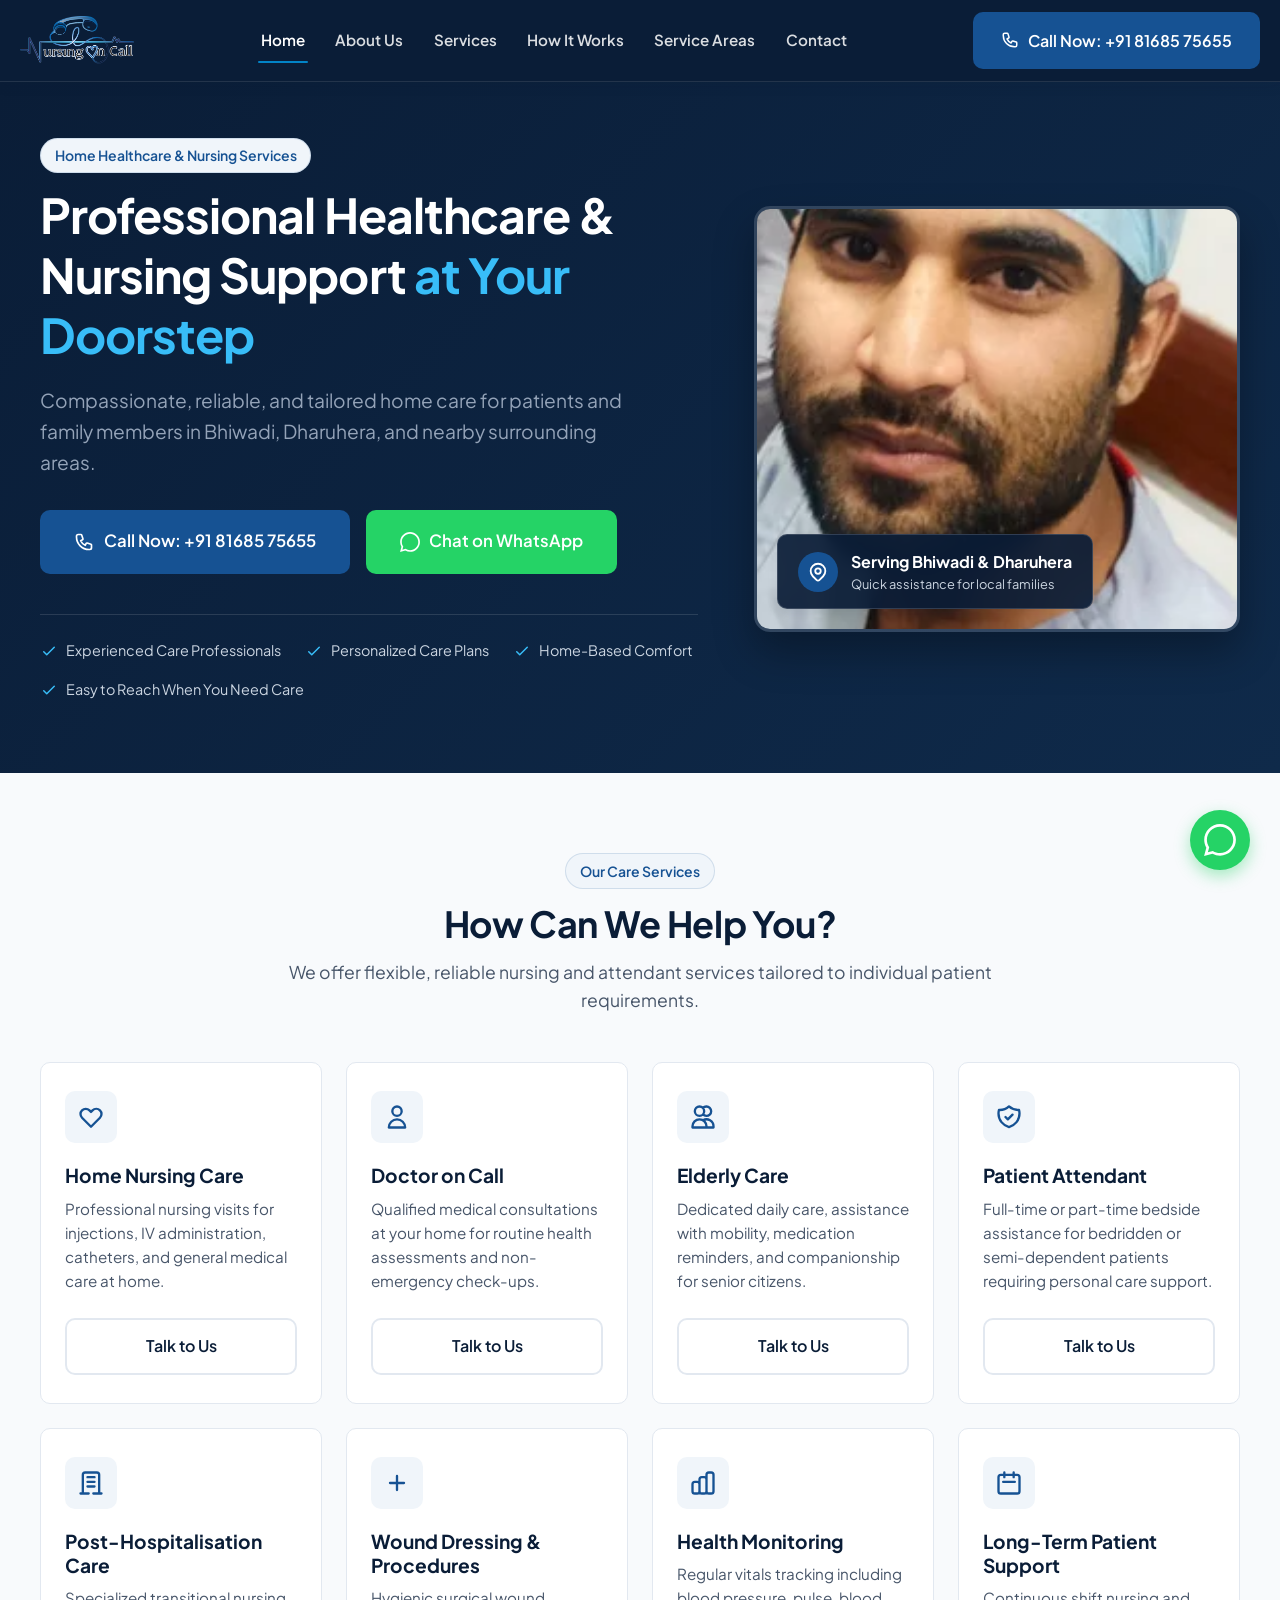
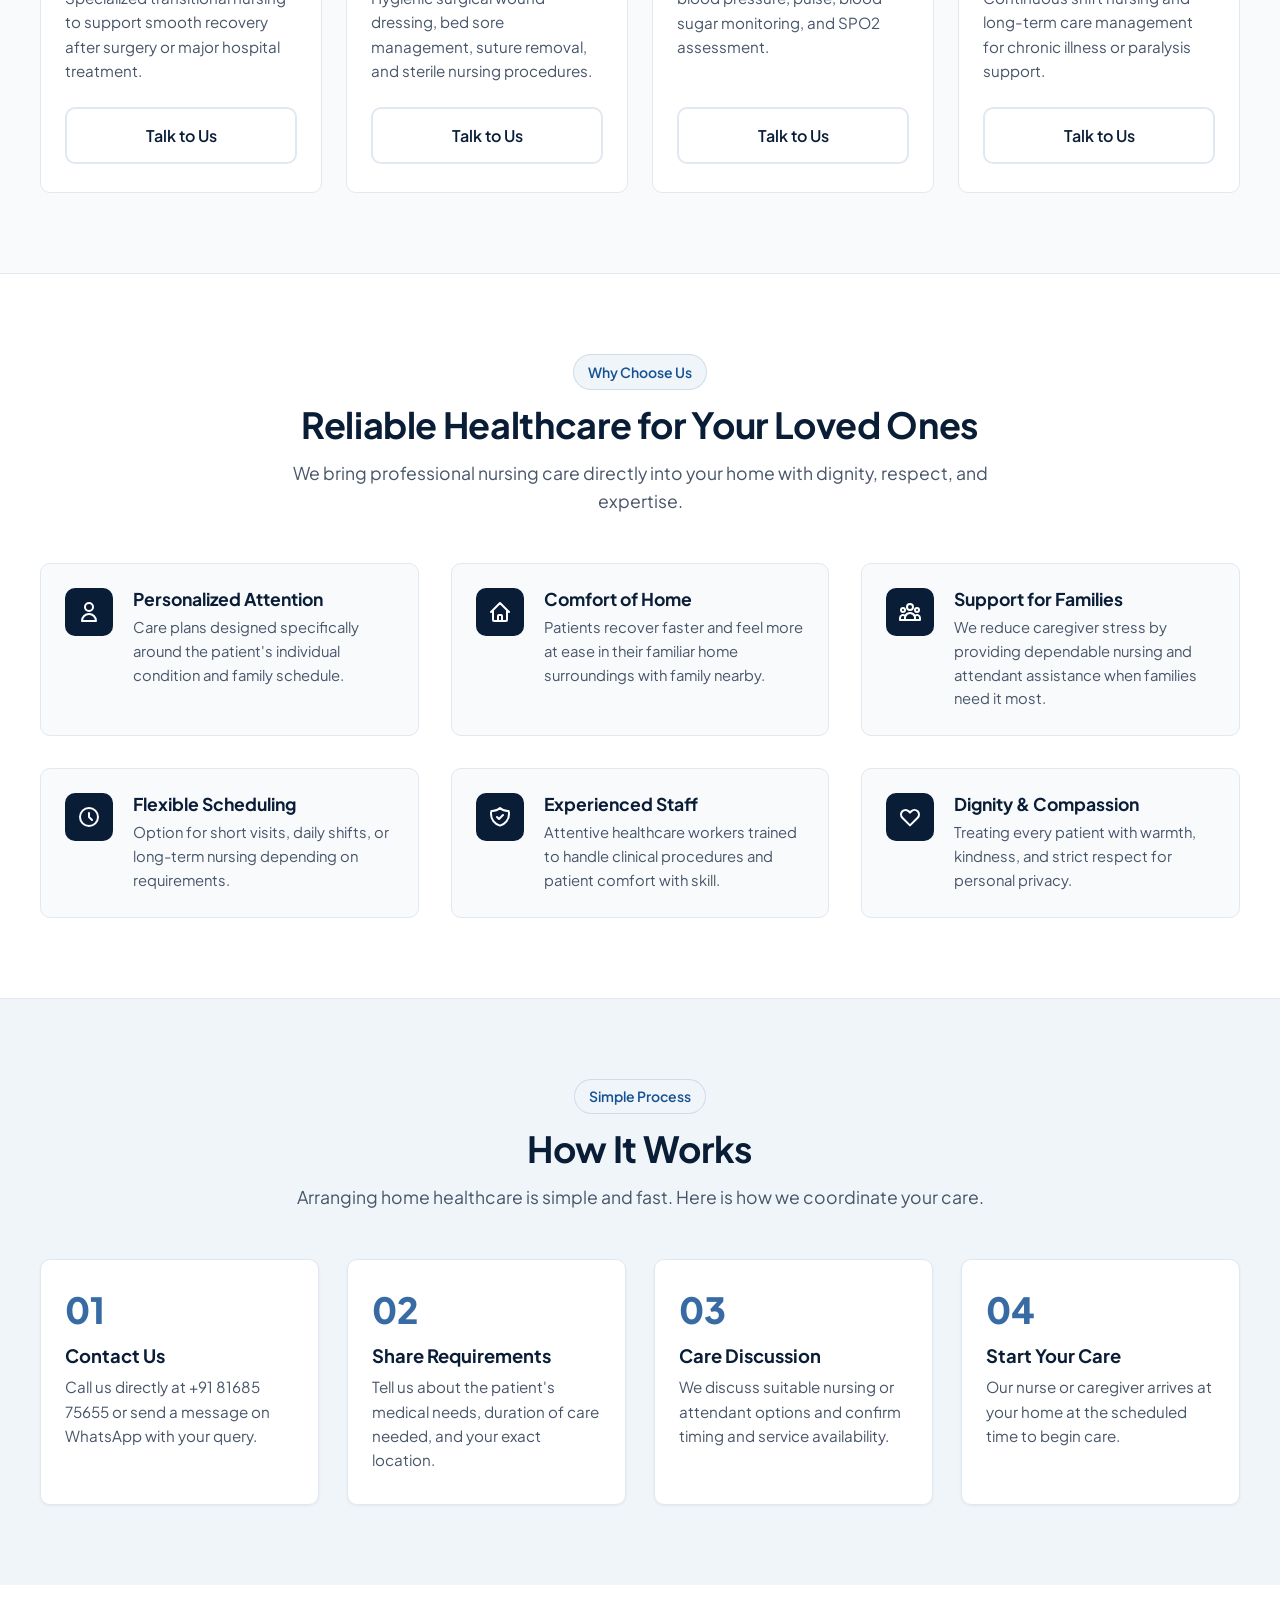
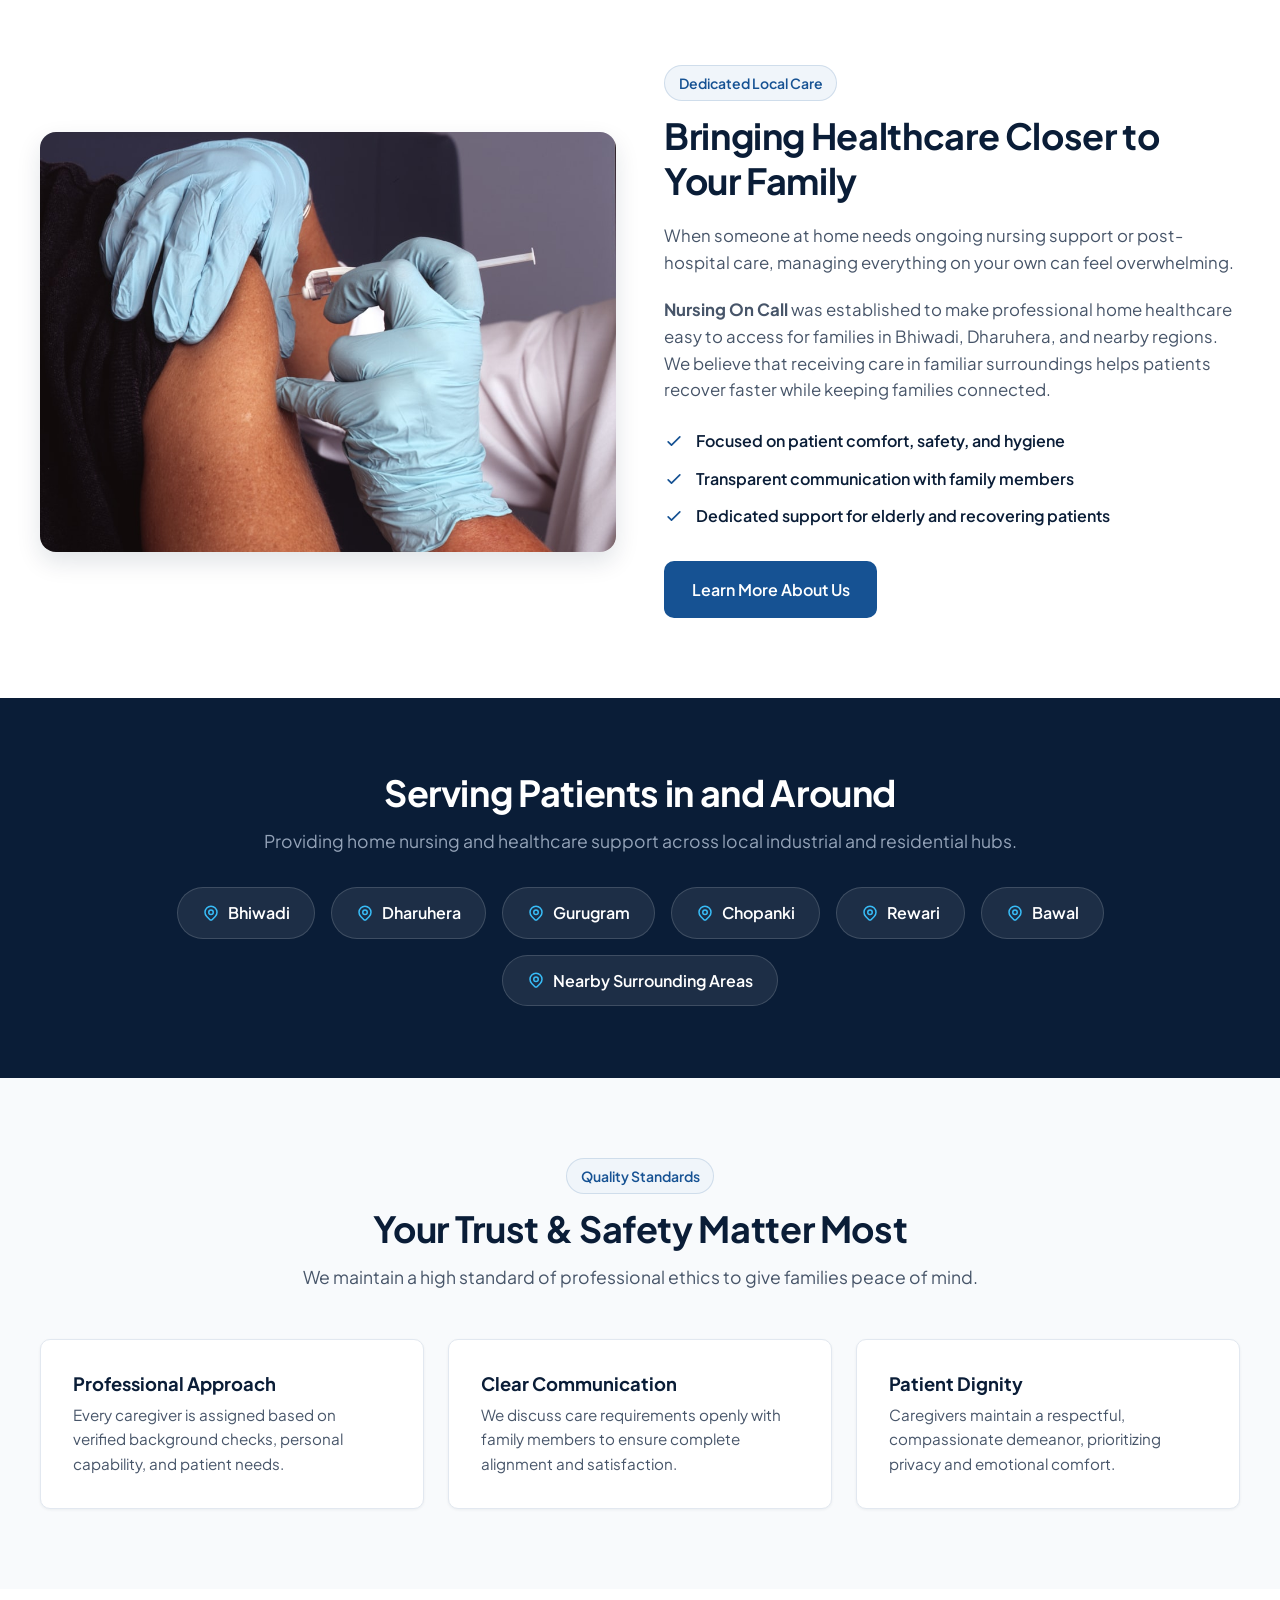
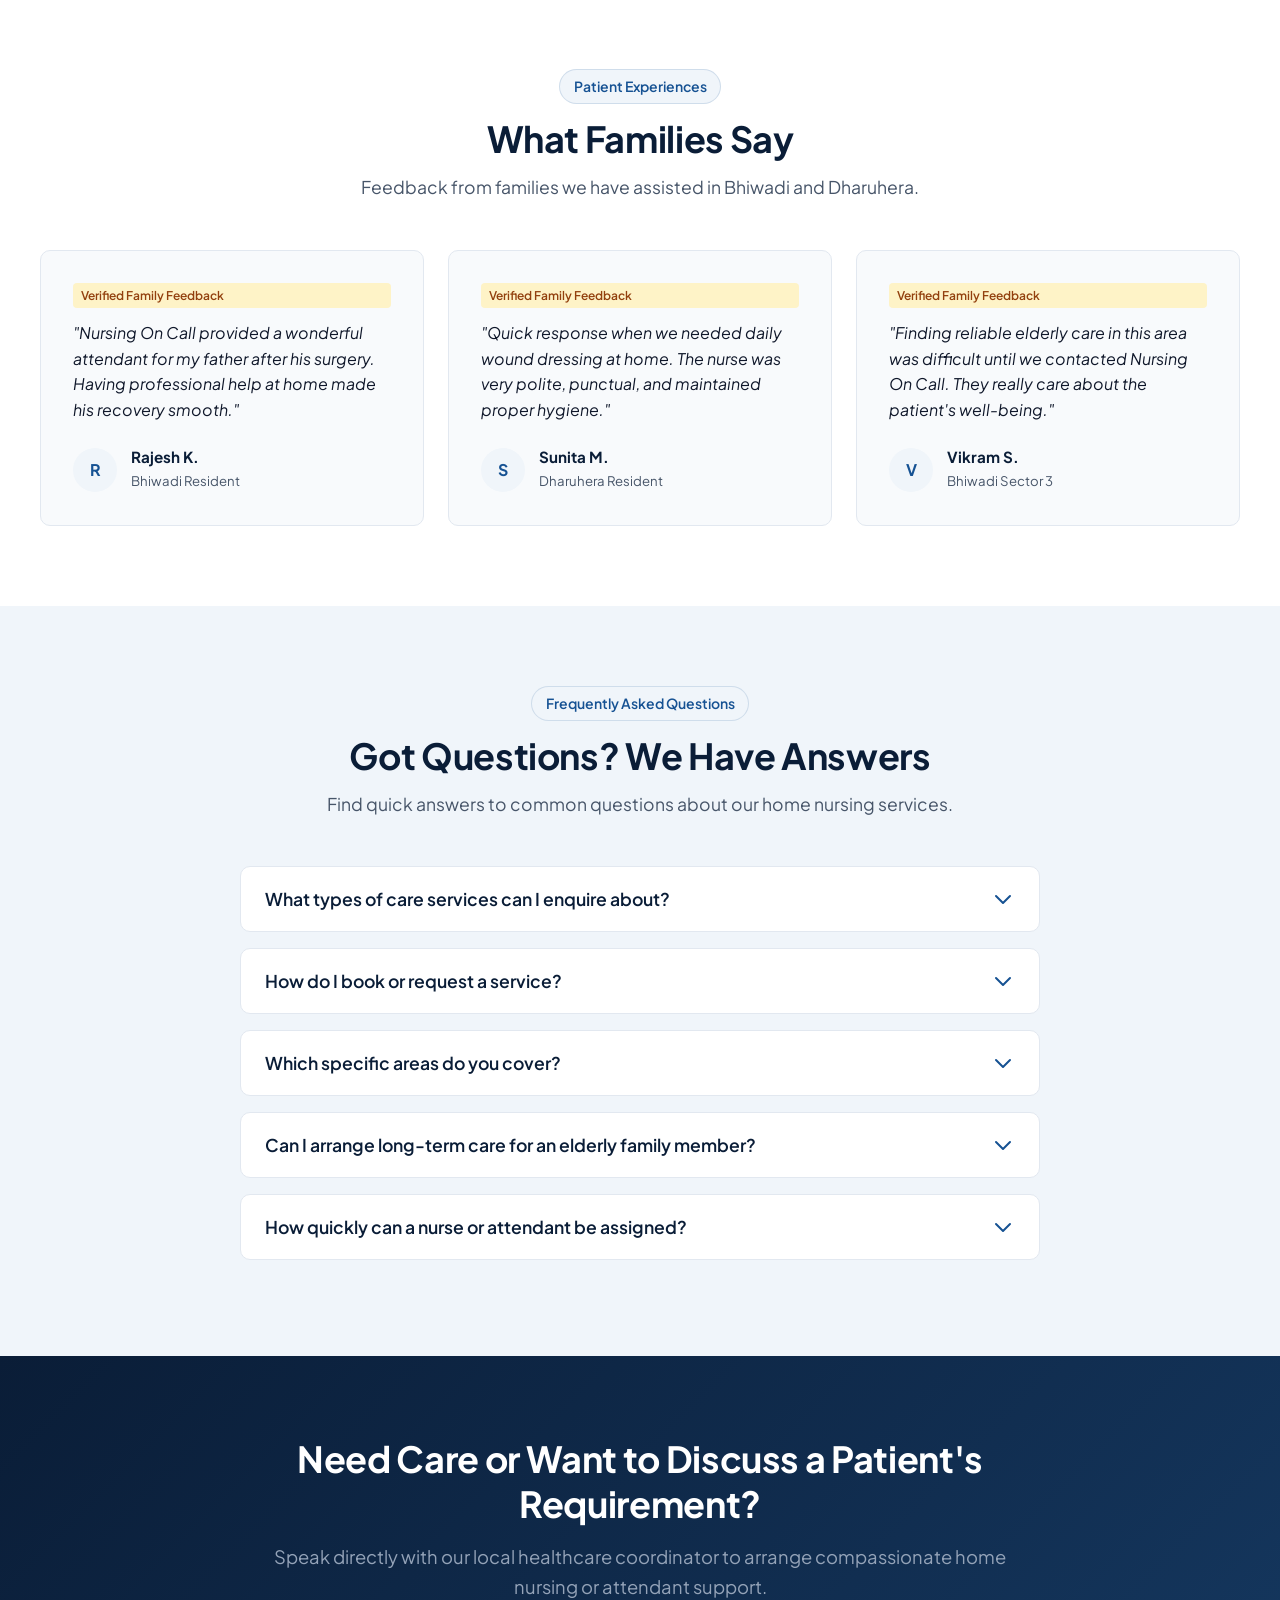
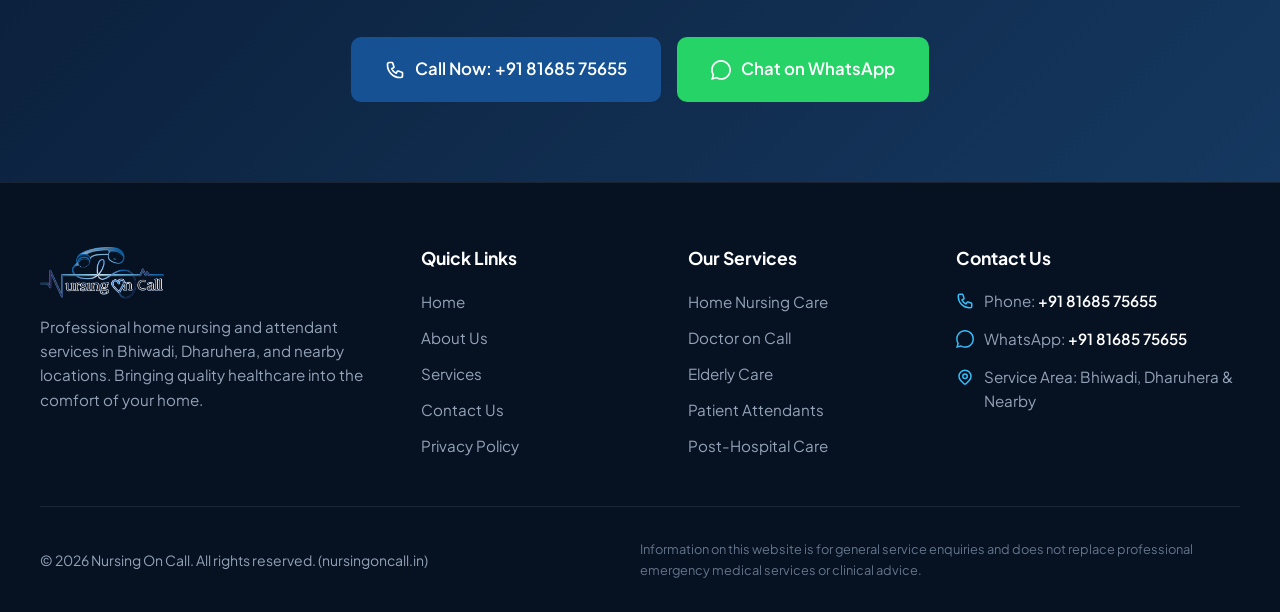
<file: index.html>
<!DOCTYPE html>
<html lang="en">
<head>
  <meta charset="UTF-8">
  <meta name="viewport" content="width=device-width, initial-scale=1.0">
  
  <!-- SEO Primary Meta Tags -->
  <title>Nursing On Call | Home Healthcare & Nursing Services in Bhiwadi & Dharuhera</title>
  <meta name="description" content="Professional home nursing care, doctor on call, elderly assistance, patient attendants, and post-hospitalisation support in Bhiwadi, Dharuhera & nearby areas. Call +91 81685 75655.">
  <meta name="keywords" content="home nursing services in Bhiwadi, nursing services in Bhiwadi, home healthcare in Bhiwadi, nursing support in Dharuhera, doctor on call Bhiwadi, patient attendant Dharuhera">
  <link rel="canonical" href="https://nursingoncall.in/">

  <!-- Open Graph / Facebook / WhatsApp -->
  <meta property="og:type" content="website">
  <meta property="og:url" content="https://nursingoncall.in/">
  <meta property="og:title" content="Nursing On Call | Home Healthcare & Nursing Services in Bhiwadi">
  <meta property="og:description" content="Reliable home nursing, elderly care, patient attendants, and doctor visits in Bhiwadi & Dharuhera. Call +91 81685 75655.">
  <meta property="og:image" content="https://nursingoncall.in/assets/logo_nusing.png">

  <!-- Google Fonts: Plus Jakarta Sans -->
  <link rel="preconnect" href="https://fonts.googleapis.com">
  <link rel="preconnect" href="https://fonts.gstatic.com" crossorigin>
  <link href="https://fonts.googleapis.com/css2?family=Plus+Jakarta+Sans:wght@400;500;600;700;800&display=swap" rel="stylesheet">

  <!-- Main Stylesheet -->
  <link rel="stylesheet" href="css/style.css">

  <!-- Favicon -->
  <link rel="icon" type="image/jpeg" href="assets/logo_nusing.png">

  <script type="application/ld+json">
{
  "@context": "https://schema.org",
  "@type": "LocalBusiness",
  "name": "Nursing On Call",
  "url": "https://nursingoncall.in/",
  "logo": "https://nursingoncall.in/assets/logo_nusing.png",
  "telephone": "+918168575655",
  "description": "Home nursing, elderly care, patient attendant and healthcare support services in Bhiwadi, Dharuhera and nearby areas.",
  "areaServed": [
    {
      "@type": "City",
      "name": "Bhiwadi"
    },
    {
      "@type": "City",
      "name": "Dharuhera"
    }
  ]
}
</script>

</head>
<body>

  <!-- ==========================================================================
       SITE HEADER & NAVIGATION
       ========================================================================== -->
  <header class="site-header">
    <div class="container header-inner">
      <a href="index.html" class="brand-logo" aria-label="Nursing On Call Homepage">
        <img src="assets/logo_nusing.png" alt="Nursing On Call Logo - Professional Home Healthcare" width="220" height="52">
      </a>

      <!-- Desktop & Mobile Navigation Links -->
      <nav id="navMenu" class="nav-menu" aria-label="Main Navigation">
        <a href="index.html" class="nav-link active">Home</a>
        <a href="about.html" class="nav-link">About Us</a>
        <a href="services.html" class="nav-link">Services</a>
        <a href="#how-it-works" class="nav-link">How It Works</a>
        <a href="#service-areas" class="nav-link">Service Areas</a>
        <a href="contact.html" class="nav-link">Contact</a>
        <div class="mobile-nav-cta">
          <a href="tel:+918168575655" class="btn btn-primary btn-block">
            <svg width="18" height="18" fill="none" stroke="currentColor" viewBox="0 0 24 24"><path stroke-linecap="round" stroke-linejoin="round" stroke-width="2" d="M3 5a2 2 0 012-2h3.28a1 1 0 01.948.684l1.498 4.493a1 1 0 01-.502 1.21l-2.257 1.13a11.042 11.042 0 005.516 5.516l1.13-2.257a1 1 0 011.21-.502l4.493 1.498a1 1 0 01.684.949V19a2 2 0 01-2 2h-1C9.716 21 3 14.284 3 6V5z"/></svg>
            Call +91 81685 75655
          </a>
          <a href="https://wa.me/918168575655?text=Hello%2C%20I%20would%20like%20to%20know%20more%20about%20Nursing%20On%20Call%20services." class="btn btn-whatsapp btn-block" target="_blank" rel="noopener">
            Chat on WhatsApp
          </a>
        </div>
      </nav>

      <!-- Right Actions (Desktop) -->
      <div class="header-actions">
        <a href="tel:+918168575655" class="btn btn-primary btn-header-call">
          <svg width="18" height="18" fill="none" stroke="currentColor" viewBox="0 0 24 24"><path stroke-linecap="round" stroke-linejoin="round" stroke-width="2" d="M3 5a2 2 0 012-2h3.28a1 1 0 01.948.684l1.498 4.493a1 1 0 01-.502 1.21l-2.257 1.13a11.042 11.042 0 005.516 5.516l1.13-2.257a1 1 0 011.21-.502l4.493 1.498a1 1 0 01.684.949V19a2 2 0 01-2 2h-1C9.716 21 3 14.284 3 6V5z"/></svg>
          Call Now: +91 81685 75655
        </a>

        <!-- Mobile Menu Toggle Button -->
        <button id="mobileNavToggle" class="mobile-nav-toggle" aria-label="Toggle navigation menu" aria-expanded="false">
          <svg width="28" height="28" fill="none" stroke="currentColor" viewBox="0 0 24 24">
            <path stroke-linecap="round" stroke-linejoin="round" stroke-width="2" d="M4 6h16M4 12h16M4 18h16"/>
          </svg>
        </button>
      </div>
    </div>
  </header>

  <!-- ==========================================================================
       HERO SECTION
       ========================================================================== -->
  <section class="hero-section">
    <div class="container">
      <div class="hero-grid">
        <div class="hero-content">
          <span class="section-tag">Home Healthcare & Nursing Services</span>
          <h1>Professional Healthcare & Nursing Support <span class="highlight">at Your Doorstep</span></h1>
          <p class="hero-subtitle">
            Compassionate, reliable, and tailored home care for patients and family members in Bhiwadi, Dharuhera, and nearby surrounding areas.
          </p>

          <div class="hero-ctas">
            <a href="tel:+918168575655" class="btn btn-primary btn-lg">
              <svg width="20" height="20" fill="none" stroke="currentColor" viewBox="0 0 24 24"><path stroke-linecap="round" stroke-linejoin="round" stroke-width="2" d="M3 5a2 2 0 012-2h3.28a1 1 0 01.948.684l1.498 4.493a1 1 0 01-.502 1.21l-2.257 1.13a11.042 11.042 0 005.516 5.516l1.13-2.257a1 1 0 011.21-.502l4.493 1.498a1 1 0 01.684.949V19a2 2 0 01-2 2h-1C9.716 21 3 14.284 3 6V5z"/></svg>
              Call Now: +91 81685 75655
            </a>
            <a href="https://wa.me/918168575655?text=Hello%2C%20I%20would%20like%20to%20know%20more%20about%20Nursing%20On%20Call%20services." class="btn btn-whatsapp btn-lg" target="_blank" rel="noopener">
              <svg width="20" height="20" fill="currentColor" viewBox="0 0 24 24"><path d="M.057 24l1.687-6.163c-1.041-1.804-1.588-3.849-1.587-5.946.003-6.556 5.338-11.891 11.893-11.891 3.181.001 6.167 1.24 8.413 3.488 2.245 2.248 3.481 5.236 3.48 8.414-.003 6.557-5.338 11.892-11.893 11.892-1.99-.001-3.951-.5-5.688-1.448l-6.305 1.654zm6.597-3.807c1.676.995 3.276 1.591 5.392 1.592 5.448 0 9.886-4.434 9.889-9.885.002-5.462-4.415-9.89-9.881-9.892-5.452 0-9.887 4.434-9.889 9.884-.001 2.225.651 3.891 1.746 5.634l-.999 3.648 3.742-.981z"/></svg>
              Chat on WhatsApp
            </a>
          </div>

          <!-- Trust Badges Strip -->
          <div class="hero-badge-strip">
            <div class="hero-trust-item">
              <svg width="18" height="18" fill="none" stroke="currentColor" viewBox="0 0 24 24"><path stroke-linecap="round" stroke-linejoin="round" stroke-width="2" d="M5 13l4 4L19 7"/></svg>
              <span>Experienced Care Professionals</span>
            </div>
            <div class="hero-trust-item">
              <svg width="18" height="18" fill="none" stroke="currentColor" viewBox="0 0 24 24"><path stroke-linecap="round" stroke-linejoin="round" stroke-width="2" d="M5 13l4 4L19 7"/></svg>
              <span>Personalized Care Plans</span>
            </div>
            <div class="hero-trust-item">
              <svg width="18" height="18" fill="none" stroke="currentColor" viewBox="0 0 24 24"><path stroke-linecap="round" stroke-linejoin="round" stroke-width="2" d="M5 13l4 4L19 7"/></svg>
              <span>Home-Based Comfort</span>
            </div>
            <div class="hero-trust-item">
              <svg width="18" height="18" fill="none" stroke="currentColor" viewBox="0 0 24 24"><path stroke-linecap="round" stroke-linejoin="round" stroke-width="2" d="M5 13l4 4L19 7"/></svg>
              <span>Easy to Reach When You Need Care</span>
            </div>
          </div>
        </div>

        <div class="hero-image-wrapper">
          <img src="assets/images/hero_nurse_care.png" alt="Nursing On Call nurse providing dedicated care to elderly patient at home" width="600" height="420" loading="eager">
          <div class="hero-floating-card">
            <div class="hero-floating-card-icon">
              <svg width="22" height="22" fill="none" stroke="#FFFFFF" viewBox="0 0 24 24"><path stroke-linecap="round" stroke-linejoin="round" stroke-width="2" d="M17.657 16.657L13.414 20.9a1.998 1.998 0 01-2.827 0l-4.244-4.243a8 8 0 1111.314 0z"/><path stroke-linecap="round" stroke-linejoin="round" stroke-width="2" d="M15 11a3 3 0 11-6 0 3 3 0 016 0z"/></svg>
            </div>
            <div>
              <strong>Serving Bhiwadi & Dharuhera</strong>
              <div style="font-size: 0.8rem; color: #CBD5E1;">Quick assistance for local families</div>
            </div>
          </div>
        </div>
      </div>
    </div>
  </section>

  <!-- ==========================================================================
       QUICK SERVICES SECTION
       ========================================================================== -->
  <section class="services-section" id="services">
    <div class="container">
      <div class="section-header">
        <span class="section-tag">Our Care Services</span>
        <h2>How Can We Help You?</h2>
        <p class="section-desc">We offer flexible, reliable nursing and attendant services tailored to individual patient requirements.</p>
      </div>

      <div class="services-grid">

        <!-- 1. Home Nursing Care -->
        <article class="service-card">
          <div class="service-icon">
            <svg fill="none" stroke="currentColor" viewBox="0 0 24 24"><path stroke-linecap="round" stroke-linejoin="round" stroke-width="2" d="M4.318 6.318a4.5 4.5 0 000 6.364L12 20.364l7.682-7.682a4.5 4.5 0 00-6.364-6.364L12 7.636l-1.318-1.318a4.5 4.5 0 00-6.364 0z"/></svg>
          </div>
          <h3>Home Nursing Care</h3>
          <p>Professional nursing visits for injections, IV administration, catheters, and general medical care at home.</p>
          <a href="#" data-wa-service="Home Nursing Care" class="btn btn-outline btn-block btn-service-enquire" target="_blank" rel="noopener">Talk to Us</a>
        </article>

        <!-- 2. Doctor on Call -->
        <article class="service-card">
          <div class="service-icon">
            <svg fill="none" stroke="currentColor" viewBox="0 0 24 24"><path stroke-linecap="round" stroke-linejoin="round" stroke-width="2" d="M16 7a4 4 0 11-8 0 4 4 0 018 0zM12 14a7 7 0 00-7 7h14a7 7 0 00-7-7z"/></svg>
          </div>
          <h3>Doctor on Call</h3>
          <p>Qualified medical consultations at your home for routine health assessments and non-emergency check-ups.</p>
          <a href="#" data-wa-service="Doctor on Call" class="btn btn-outline btn-block btn-service-enquire" target="_blank" rel="noopener">Talk to Us</a>
        </article>

        <!-- 3. Elderly Care -->
        <article class="service-card">
          <div class="service-icon">
            <svg fill="none" stroke="currentColor" viewBox="0 0 24 24"><path stroke-linecap="round" stroke-linejoin="round" stroke-width="2" d="M12 4.354a4 4 0 110 5.292M15 21H3v-1a6 6 0 0112 0v1zm0 0h6v-1a6 6 0 00-9-5.197M13 7a4 4 0 11-8 0 4 4 0 018 0z"/></svg>
          </div>
          <h3>Elderly Care</h3>
          <p>Dedicated daily care, assistance with mobility, medication reminders, and companionship for senior citizens.</p>
          <a href="#" data-wa-service="Elderly Care" class="btn btn-outline btn-block btn-service-enquire" target="_blank" rel="noopener">Talk to Us</a>
        </article>

        <!-- 4. Patient Attendant -->
        <article class="service-card">
          <div class="service-icon">
            <svg fill="none" stroke="currentColor" viewBox="0 0 24 24"><path stroke-linecap="round" stroke-linejoin="round" stroke-width="2" d="M9 12l2 2 4-4m5.618-4.016A11.955 11.955 0 0112 2.944a11.955 11.955 0 01-8.618 3.04A12.02 12.02 0 003 9c0 5.591 3.824 10.29 9 11.622 5.176-1.332 9-6.03 9-11.622 0-1.042-.133-2.052-.382-3.016z"/></svg>
          </div>
          <h3>Patient Attendant</h3>
          <p>Full-time or part-time bedside assistance for bedridden or semi-dependent patients requiring personal care support.</p>
          <a href="#" data-wa-service="Patient Attendant" class="btn btn-outline btn-block btn-service-enquire" target="_blank" rel="noopener">Talk to Us</a>
        </article>

        <!-- 5. Post-Hospitalisation Care -->
        <article class="service-card">
          <div class="service-icon">
            <svg fill="none" stroke="currentColor" viewBox="0 0 24 24"><path stroke-linecap="round" stroke-linejoin="round" stroke-width="2" d="M19 21V5a2 2 0 00-2-2H7a2 2 0 00-2 2v16m14 0h2m-2 0h-5m-9 0H3m2 0h5M9 7h6m-6 4h6m-6 4h6"/></svg>
          </div>
          <h3>Post-Hospitalisation Care</h3>
          <p>Specialized transitional nursing to support smooth recovery after surgery or major hospital treatment.</p>
          <a href="#" data-wa-service="Post-Hospitalisation Care" class="btn btn-outline btn-block btn-service-enquire" target="_blank" rel="noopener">Talk to Us</a>
        </article>

        <!-- 6. Wound Dressing & Basic Procedures -->
        <article class="service-card">
          <div class="service-icon">
            <svg fill="none" stroke="currentColor" viewBox="0 0 24 24"><path stroke-linecap="round" stroke-linejoin="round" stroke-width="2" d="M12 6v6m0 0v6m0-6h6m-6 0H6"/></svg>
          </div>
          <h3>Wound Dressing & Procedures</h3>
          <p>Hygienic surgical wound dressing, bed sore management, suture removal, and sterile nursing procedures.</p>
          <a href="#" data-wa-service="Wound Dressing & Basic Procedures" class="btn btn-outline btn-block btn-service-enquire" target="_blank" rel="noopener">Talk to Us</a>
        </article>

        <!-- 7. Health Monitoring -->
        <article class="service-card">
          <div class="service-icon">
            <svg fill="none" stroke="currentColor" viewBox="0 0 24 24"><path stroke-linecap="round" stroke-linejoin="round" stroke-width="2" d="M9 19v-6a2 2 0 00-2-2H5a2 2 0 00-2 2v6a2 2 0 002 2h2a2 2 0 002-2zm0 0V9a2 2 0 012-2h2a2 2 0 012 2v10m-6 0a2 2 0 002 2h2a2 2 0 002-2m0 0V5a2 2 0 012-2h2a2 2 0 012 2v14a2 2 0 01-2 2h-2a2 2 0 01-2-2z"/></svg>
          </div>
          <h3>Health Monitoring</h3>
          <p>Regular vitals tracking including blood pressure, pulse, blood sugar monitoring, and SPO2 assessment.</p>
          <a href="#" data-wa-service="Health Monitoring" class="btn btn-outline btn-block btn-service-enquire" target="_blank" rel="noopener">Talk to Us</a>
        </article>

        <!-- 8. Long-Term Patient Support -->
        <article class="service-card">
          <div class="service-icon">
            <svg fill="none" stroke="currentColor" viewBox="0 0 24 24"><path stroke-linecap="round" stroke-linejoin="round" stroke-width="2" d="M8 7V3m8 4V3m-9 8h10M5 21h14a2 2 0 002-2V7a2 2 0 00-2-2H5a2 2 0 00-2 2v12a2 2 0 002 2z"/></svg>
          </div>
          <h3>Long-Term Patient Support</h3>
          <p>Continuous shift nursing and long-term care management for chronic illness or paralysis support.</p>
          <a href="#" data-wa-service="Long-Term Patient Support" class="btn btn-outline btn-block btn-service-enquire" target="_blank" rel="noopener">Talk to Us</a>
        </article>

      </div>
    </div>
  </section>

  <!-- ==========================================================================
       WHY CHOOSE NURSING ON CALL
       ========================================================================== -->
  <section class="why-us-section">
    <div class="container">
      <div class="section-header">
        <span class="section-tag">Why Choose Us</span>
        <h2>Reliable Healthcare for Your Loved Ones</h2>
        <p class="section-desc">We bring professional nursing care directly into your home with dignity, respect, and expertise.</p>
      </div>

      <div class="why-grid">
        <div class="why-card">
          <div class="why-icon">
            <svg fill="none" stroke="currentColor" viewBox="0 0 24 24"><path stroke-linecap="round" stroke-linejoin="round" stroke-width="2" d="M16 7a4 4 0 11-8 0 4 4 0 018 0zM12 14a7 7 0 00-7 7h14a7 7 0 00-7-7z"/></svg>
          </div>
          <div class="why-content">
            <h3>Personalized Attention</h3>
            <p>Care plans designed specifically around the patient's individual condition and family schedule.</p>
          </div>
        </div>

        <div class="why-card">
          <div class="why-icon">
            <svg fill="none" stroke="currentColor" viewBox="0 0 24 24"><path stroke-linecap="round" stroke-linejoin="round" stroke-width="2" d="M3 12l2-2m0 0l7-7 7 7M5 10v10a1 1 0 001 1h3m10-11l2 2m-2-2v10a1 1 0 01-1 1h-3m-6 0a1 1 0 001-1v-4a1 1 0 011-1h2a1 1 0 011 1v4a1 1 0 001 1m-6 0h6"/></svg>
          </div>
          <div class="why-content">
            <h3>Comfort of Home</h3>
            <p>Patients recover faster and feel more at ease in their familiar home surroundings with family nearby.</p>
          </div>
        </div>

        <div class="why-card">
          <div class="why-icon">
            <svg fill="none" stroke="currentColor" viewBox="0 0 24 24"><path stroke-linecap="round" stroke-linejoin="round" stroke-width="2" d="M17 20h5v-2a3 3 0 00-5.356-1.857M17 20H7m10 0v-2c0-.656-.126-1.283-.356-1.857M7 20H2v-2a3 3 0 015.356-1.857M7 20v-2c0-.656.126-1.283.356-1.857m0 0a5.002 5.002 0 019.288 0M15 7a3 3 0 11-6 0 3 3 0 016 0zm6 3a2 2 0 11-4 0 2 2 0 014 0zM7 10a2 2 0 11-4 0 2 2 0 014 0z"/></svg>
          </div>
          <div class="why-content">
            <h3>Support for Families</h3>
            <p>We reduce caregiver stress by providing dependable nursing and attendant assistance when families need it most.</p>
          </div>
        </div>

        <div class="why-card">
          <div class="why-icon">
            <svg fill="none" stroke="currentColor" viewBox="0 0 24 24"><path stroke-linecap="round" stroke-linejoin="round" stroke-width="2" d="M12 8v4l3 3m6-3a9 9 0 11-18 0 9 9 0 0118 0z"/></svg>
          </div>
          <div class="why-content">
            <h3>Flexible Scheduling</h3>
            <p>Option for short visits, daily shifts, or long-term nursing depending on requirements.</p>
          </div>
        </div>

        <div class="why-card">
          <div class="why-icon">
            <svg fill="none" stroke="currentColor" viewBox="0 0 24 24"><path stroke-linecap="round" stroke-linejoin="round" stroke-width="2" d="M9 12l2 2 4-4m5.618-4.016A11.955 11.955 0 0112 2.944a11.955 11.955 0 01-8.618 3.04A12.02 12.02 0 003 9c0 5.591 3.824 10.29 9 11.622 5.176-1.332 9-6.03 9-11.622 0-1.042-.133-2.052-.382-3.016z"/></svg>
          </div>
          <div class="why-content">
            <h3>Experienced Staff</h3>
            <p>Attentive healthcare workers trained to handle clinical procedures and patient comfort with skill.</p>
          </div>
        </div>

        <div class="why-card">
          <div class="why-icon">
            <svg fill="none" stroke="currentColor" viewBox="0 0 24 24"><path stroke-linecap="round" stroke-linejoin="round" stroke-width="2" d="M4.318 6.318a4.5 4.5 0 000 6.364L12 20.364l7.682-7.682a4.5 4.5 0 00-6.364-6.364L12 7.636l-1.318-1.318a4.5 4.5 0 00-6.364 0z"/></svg>
          </div>
          <div class="why-content">
            <h3>Dignity & Compassion</h3>
            <p>Treating every patient with warmth, kindness, and strict respect for personal privacy.</p>
          </div>
        </div>
      </div>
    </div>
  </section>

  <!-- ==========================================================================
       HOW IT WORKS
       ========================================================================== -->
  <section class="how-it-works-section" id="how-it-works">
    <div class="container">
      <div class="section-header">
        <span class="section-tag">Simple Process</span>
        <h2>How It Works</h2>
        <p class="section-desc">Arranging home healthcare is simple and fast. Here is how we coordinate your care.</p>
      </div>

      <div class="steps-grid">
        <div class="step-card">
          <div class="step-number">01</div>
          <h3>Contact Us</h3>
          <p>Call us directly at +91 81685 75655 or send a message on WhatsApp with your query.</p>
        </div>

        <div class="step-card">
          <div class="step-number">02</div>
          <h3>Share Requirements</h3>
          <p>Tell us about the patient's medical needs, duration of care needed, and your exact location.</p>
        </div>

        <div class="step-card">
          <div class="step-number">03</div>
          <h3>Care Discussion</h3>
          <p>We discuss suitable nursing or attendant options and confirm timing and service availability.</p>
        </div>

        <div class="step-card">
          <div class="step-number">04</div>
          <h3>Start Your Care</h3>
          <p>Our nurse or caregiver arrives at your home at the scheduled time to begin care.</p>
        </div>
      </div>
    </div>
  </section>

  <!-- ==========================================================================
       HUMAN CARE / ABOUT SECTION
       ========================================================================== -->
  <section class="human-section">
    <div class="container">
      <div class="human-grid">
        <div class="human-image-wrapper">
          <img src="assets/images/about_home_care.jpg" alt="Nursing On Call representative discussing care plan with family in Bhiwadi" width="600" height="420" loading="lazy">
        </div>
        <div class="human-content">
          <span class="section-tag">Dedicated Local Care</span>
          <h2>Bringing Healthcare Closer to Your Family</h2>
          <p>
            When someone at home needs ongoing nursing support or post-hospital care, managing everything on your own can feel overwhelming.
          </p>
          <p>
            <strong>Nursing On Call</strong> was established to make professional home healthcare easy to access for families in Bhiwadi, Dharuhera, and nearby regions. We believe that receiving care in familiar surroundings helps patients recover faster while keeping families connected.
          </p>

          <ul class="human-bullet-list">
            <li class="human-bullet-item">
              <svg width="20" height="20" fill="none" stroke="currentColor" viewBox="0 0 24 24"><path stroke-linecap="round" stroke-linejoin="round" stroke-width="2" d="M5 13l4 4L19 7"/></svg>
              <span>Focused on patient comfort, safety, and hygiene</span>
            </li>
            <li class="human-bullet-item">
              <svg width="20" height="20" fill="none" stroke="currentColor" viewBox="0 0 24 24"><path stroke-linecap="round" stroke-linejoin="round" stroke-width="2" d="M5 13l4 4L19 7"/></svg>
              <span>Transparent communication with family members</span>
            </li>
            <li class="human-bullet-item">
              <svg width="20" height="20" fill="none" stroke="currentColor" viewBox="0 0 24 24"><path stroke-linecap="round" stroke-linejoin="round" stroke-width="2" d="M5 13l4 4L19 7"/></svg>
              <span>Dedicated support for elderly and recovering patients</span>
            </li>
          </ul>

          <a href="about.html" class="btn btn-primary">Learn More About Us</a>
        </div>
      </div>
    </div>
  </section>

  <!-- ==========================================================================
       SERVICE AREAS SECTION
       ========================================================================== -->
  <section class="service-areas-section" id="service-areas">
    <div class="container">
      <h2>Serving Patients in and Around</h2>
      <p class="section-desc">Providing home nursing and healthcare support across local industrial and residential hubs.</p>

      <div class="locations-grid">
        <div class="location-chip">
          <svg width="18" height="18" fill="none" stroke="currentColor" viewBox="0 0 24 24"><path stroke-linecap="round" stroke-linejoin="round" stroke-width="2" d="M17.657 16.657L13.414 20.9a1.998 1.998 0 01-2.827 0l-4.244-4.243a8 8 0 1111.314 0z"/><path stroke-linecap="round" stroke-linejoin="round" stroke-width="2" d="M15 11a3 3 0 11-6 0 3 3 0 016 0z"/></svg>
          Bhiwadi
        </div>
        <div class="location-chip">
          <svg width="18" height="18" fill="none" stroke="currentColor" viewBox="0 0 24 24"><path stroke-linecap="round" stroke-linejoin="round" stroke-width="2" d="M17.657 16.657L13.414 20.9a1.998 1.998 0 01-2.827 0l-4.244-4.243a8 8 0 1111.314 0z"/><path stroke-linecap="round" stroke-linejoin="round" stroke-width="2" d="M15 11a3 3 0 11-6 0 3 3 0 016 0z"/></svg>
          Dharuhera
        </div>
        <div class="location-chip">
          <svg width="18" height="18" fill="none" stroke="currentColor" viewBox="0 0 24 24"><path stroke-linecap="round" stroke-linejoin="round" stroke-width="2" d="M17.657 16.657L13.414 20.9a1.998 1.998 0 01-2.827 0l-4.244-4.243a8 8 0 1111.314 0z"/><path stroke-linecap="round" stroke-linejoin="round" stroke-width="2" d="M15 11a3 3 0 11-6 0 3 3 0 016 0z"/></svg>
          Gurugram
        </div>
        <div class="location-chip">
          <svg width="18" height="18" fill="none" stroke="currentColor" viewBox="0 0 24 24"><path stroke-linecap="round" stroke-linejoin="round" stroke-width="2" d="M17.657 16.657L13.414 20.9a1.998 1.998 0 01-2.827 0l-4.244-4.243a8 8 0 1111.314 0z"/><path stroke-linecap="round" stroke-linejoin="round" stroke-width="2" d="M15 11a3 3 0 11-6 0 3 3 0 016 0z"/></svg>
          Chopanki
        </div>
        <div class="location-chip">
          <svg width="18" height="18" fill="none" stroke="currentColor" viewBox="0 0 24 24"><path stroke-linecap="round" stroke-linejoin="round" stroke-width="2" d="M17.657 16.657L13.414 20.9a1.998 1.998 0 01-2.827 0l-4.244-4.243a8 8 0 1111.314 0z"/><path stroke-linecap="round" stroke-linejoin="round" stroke-width="2" d="M15 11a3 3 0 11-6 0 3 3 0 016 0z"/></svg>
          Rewari
        </div>
        <div class="location-chip">
          <svg width="18" height="18" fill="none" stroke="currentColor" viewBox="0 0 24 24"><path stroke-linecap="round" stroke-linejoin="round" stroke-width="2" d="M17.657 16.657L13.414 20.9a1.998 1.998 0 01-2.827 0l-4.244-4.243a8 8 0 1111.314 0z"/><path stroke-linecap="round" stroke-linejoin="round" stroke-width="2" d="M15 11a3 3 0 11-6 0 3 3 0 016 0z"/></svg>
          Bawal
        </div>
        <div class="location-chip">
          <svg width="18" height="18" fill="none" stroke="currentColor" viewBox="0 0 24 24"><path stroke-linecap="round" stroke-linejoin="round" stroke-width="2" d="M17.657 16.657L13.414 20.9a1.998 1.998 0 01-2.827 0l-4.244-4.243a8 8 0 1111.314 0z"/><path stroke-linecap="round" stroke-linejoin="round" stroke-width="2" d="M15 11a3 3 0 11-6 0 3 3 0 016 0z"/></svg>
          Nearby Surrounding Areas
        </div>
      </div>
    </div>
  </section>

  <!-- ==========================================================================
       TRUST & SAFETY SECTION
       ========================================================================== -->
  <section class="trust-section">
    <div class="container">
      <div class="section-header">
        <span class="section-tag">Quality Standards</span>
        <h2>Your Trust & Safety Matter Most</h2>
        <p class="section-desc">We maintain a high standard of professional ethics to give families peace of mind.</p>
      </div>

      <div class="trust-grid">
        <div class="trust-card">
          <h3>Professional Approach</h3>
          <p>Every caregiver is assigned based on verified background checks, personal capability, and patient needs.</p>
        </div>
        <div class="trust-card">
          <h3>Clear Communication</h3>
          <p>We discuss care requirements openly with family members to ensure complete alignment and satisfaction.</p>
        </div>
        <div class="trust-card">
          <h3>Patient Dignity</h3>
          <p>Caregivers maintain a respectful, compassionate demeanor, prioritizing privacy and emotional comfort.</p>
        </div>
      </div>
    </div>
  </section>

  <!-- ==========================================================================
       TESTIMONIALS SECTION
       ========================================================================== -->
  <section class="testimonials-section">
    <div class="container">
      <div class="section-header">
        <span class="section-tag">Patient Experiences</span>
        <h2>What Families Say</h2>
        <p class="section-desc">Feedback from families we have assisted in Bhiwadi and Dharuhera.</p>
      </div>

      <div class="testimonials-grid">
        
        <!-- Testimonial 1 -->
        <div class="testimonial-card">
          <span class="placeholder-badge">Verified Family Feedback</span>
          <p class="testimonial-text">"Nursing On Call provided a wonderful attendant for my father after his surgery. Having professional help at home made his recovery smooth."</p>
          <div class="testimonial-author">
            <div class="author-avatar">R</div>
            <div class="author-info">
              <h4>Rajesh K.</h4>
              <span>Bhiwadi Resident</span>
            </div>
          </div>
        </div>

        <!-- Testimonial 2 -->
        <div class="testimonial-card">
          <span class="placeholder-badge">Verified Family Feedback</span>
          <p class="testimonial-text">"Quick response when we needed daily wound dressing at home. The nurse was very polite, punctual, and maintained proper hygiene."</p>
          <div class="testimonial-author">
            <div class="author-avatar">S</div>
            <div class="author-info">
              <h4>Sunita M.</h4>
              <span>Dharuhera Resident</span>
            </div>
          </div>
        </div>

        <!-- Testimonial 3 -->
        <div class="testimonial-card">
          <span class="placeholder-badge">Verified Family Feedback</span>
          <p class="testimonial-text">"Finding reliable elderly care in this area was difficult until we contacted Nursing On Call. They really care about the patient's well-being."</p>
          <div class="testimonial-author">
            <div class="author-avatar">V</div>
            <div class="author-info">
              <h4>Vikram S.</h4>
              <span>Bhiwadi Sector 3</span>
            </div>
          </div>
        </div>

      </div>
    </div>
  </section>

  <!-- ==========================================================================
       FAQ SECTION
       ========================================================================== -->
  <section class="faq-section">
    <div class="container">
      <div class="section-header">
        <span class="section-tag">Frequently Asked Questions</span>
        <h2>Got Questions? We Have Answers</h2>
        <p class="section-desc">Find quick answers to common questions about our home nursing services.</p>
      </div>

      <div class="faq-container">
        
        <div class="faq-item">
          <button class="faq-question">
            <span>What types of care services can I enquire about?</span>
            <svg class="faq-icon" fill="none" stroke="currentColor" viewBox="0 0 24 24"><path stroke-linecap="round" stroke-linejoin="round" stroke-width="2" d="M19 9l-7 7-7-7"/></svg>
          </button>
          <div class="faq-answer">
            <div class="faq-answer-inner">
              You can enquire about home nursing care, doctor home visits, elderly care, patient attendants, post-hospital recovery, wound dressing, and health monitoring.
            </div>
          </div>
        </div>

        <div class="faq-item">
          <button class="faq-question">
            <span>How do I book or request a service?</span>
            <svg class="faq-icon" fill="none" stroke="currentColor" viewBox="0 0 24 24"><path stroke-linecap="round" stroke-linejoin="round" stroke-width="2" d="M19 9l-7 7-7-7"/></svg>
          </button>
          <div class="faq-answer">
            <div class="faq-answer-inner">
              Simply call us at +91 81685 75655 or click the WhatsApp button to chat with our team directly. We will discuss your requirement and confirm staff availability.
            </div>
          </div>
        </div>

        <div class="faq-item">
          <button class="faq-question">
            <span>Which specific areas do you cover?</span>
            <svg class="faq-icon" fill="none" stroke="currentColor" viewBox="0 0 24 24"><path stroke-linecap="round" stroke-linejoin="round" stroke-width="2" d="M19 9l-7 7-7-7"/></svg>
          </button>
          <div class="faq-answer">
            <div class="faq-answer-inner">
              We primarily serve Bhiwadi, Dharuhera, Gurugram, Chopanki, Rewari, Bawal, and nearby industrial/residential sectors. Contact us to verify coverage for your specific location.
            </div>
          </div>
        </div>

        <div class="faq-item">
          <button class="faq-question">
            <span>Can I arrange long-term care for an elderly family member?</span>
            <svg class="faq-icon" fill="none" stroke="currentColor" viewBox="0 0 24 24"><path stroke-linecap="round" stroke-linejoin="round" stroke-width="2" d="M19 9l-7 7-7-7"/></svg>
          </button>
          <div class="faq-answer">
            <div class="faq-answer-inner">
              Yes. We offer flexible shift-based nursing and long-term attendant support for senior citizens needing regular daily assistance.
            </div>
          </div>
        </div>

        <div class="faq-item">
          <button class="faq-question">
            <span>How quickly can a nurse or attendant be assigned?</span>
            <svg class="faq-icon" fill="none" stroke="currentColor" viewBox="0 0 24 24"><path stroke-linecap="round" stroke-linejoin="round" stroke-width="2" d="M19 9l-7 7-7-7"/></svg>
          </button>
          <div class="faq-answer">
            <div class="faq-answer-inner">
              Depending on staff availability and specific service requirements, we aim to coordinate support as promptly as possible after your initial call or message.
            </div>
          </div>
        </div>

      </div>
    </div>
  </section>

  <!-- ==========================================================================
       FINAL CALL-TO-ACTION SECTION
       ========================================================================== -->
  <section class="final-cta-section">
    <div class="container">
      <div class="final-cta-box">
        <h2>Need Care or Want to Discuss a Patient's Requirement?</h2>
        <p>Speak directly with our local healthcare coordinator to arrange compassionate home nursing or attendant support.</p>

        <div class="final-cta-buttons">
          <a href="tel:+918168575655" class="btn btn-primary btn-lg">
            <svg width="20" height="20" fill="none" stroke="currentColor" viewBox="0 0 24 24"><path stroke-linecap="round" stroke-linejoin="round" stroke-width="2" d="M3 5a2 2 0 012-2h3.28a1 1 0 01.948.684l1.498 4.493a1 1 0 01-.502 1.21l-2.257 1.13a11.042 11.042 0 005.516 5.516l1.13-2.257a1 1 0 011.21-.502l4.493 1.498a1 1 0 01.684.949V19a2 2 0 01-2 2h-1C9.716 21 3 14.284 3 6V5z"/></svg>
            Call Now: +91 81685 75655
          </a>
          <a href="https://wa.me/918168575655?text=Hello%2C%20I%20would%20like%20to%20know%20more%20about%20Nursing%20On%20Call%20services." class="btn btn-whatsapp btn-lg" target="_blank" rel="noopener">
            <svg width="20" height="20" fill="currentColor" viewBox="0 0 24 24"><path d="M.057 24l1.687-6.163c-1.041-1.804-1.588-3.849-1.587-5.946.003-6.556 5.338-11.891 11.893-11.891 3.181.001 6.167 1.24 8.413 3.488 2.245 2.248 3.481 5.236 3.48 8.414-.003 6.557-5.338 11.892-11.893 11.892-1.99-.001-3.951-.5-5.688-1.448l-6.305 1.654zm6.597-3.807c1.676.995 3.276 1.591 5.392 1.592 5.448 0 9.886-4.434 9.889-9.885.002-5.462-4.415-9.89-9.881-9.892-5.452 0-9.887 4.434-9.889 9.884-.001 2.225.651 3.891 1.746 5.634l-.999 3.648 3.742-.981z"/></svg>
            Chat on WhatsApp
          </a>
        </div>
      </div>
    </div>
  </section>

  <!-- ==========================================================================
       SITE FOOTER
       ========================================================================== -->
  <footer class="site-footer">
    <div class="container">
      <div class="footer-grid">
        <div class="footer-brand">
          <img src="assets/logo_nusing.png" alt="Nursing On Call Logo" width="200" height="48">
          <p>Professional home nursing and attendant services in Bhiwadi, Dharuhera, and nearby locations. Bringing quality healthcare into the comfort of your home.</p>
        </div>

        <div class="footer-column">
          <h3>Quick Links</h3>
          <ul class="footer-links">
            <li><a href="index.html">Home</a></li>
            <li><a href="about.html">About Us</a></li>
            <li><a href="services.html">Services</a></li>
            <li><a href="contact.html">Contact Us</a></li>
            <li><a href="privacy-policy.html">Privacy Policy</a></li>
          </ul>
        </div>

        <div class="footer-column">
          <h3>Our Services</h3>
          <ul class="footer-links">
            <li><a href="services.html">Home Nursing Care</a></li>
            <li><a href="services.html">Doctor on Call</a></li>
            <li><a href="services.html">Elderly Care</a></li>
            <li><a href="services.html">Patient Attendants</a></li>
            <li><a href="services.html">Post-Hospital Care</a></li>
          </ul>
        </div>

        <div class="footer-column">
          <h3>Contact Us</h3>
          <div class="footer-contact-info">
            <div class="footer-contact-item">
              <svg width="18" height="18" fill="none" stroke="currentColor" viewBox="0 0 24 24"><path stroke-linecap="round" stroke-linejoin="round" stroke-width="2" d="M3 5a2 2 0 012-2h3.28a1 1 0 01.948.684l1.498 4.493a1 1 0 01-.502 1.21l-2.257 1.13a11.042 11.042 0 005.516 5.516l1.13-2.257a1 1 0 011.21-.502l4.493 1.498a1 1 0 01.684.949V19a2 2 0 01-2 2h-1C9.716 21 3 14.284 3 6V5z"/></svg>
              <span>Phone: <a href="tel:+918168575655">+91 81685 75655</a></span>
            </div>
            <div class="footer-contact-item">
              <svg width="18" height="18" fill="currentColor" viewBox="0 0 24 24"><path d="M.057 24l1.687-6.163c-1.041-1.804-1.588-3.849-1.587-5.946.003-6.556 5.338-11.891 11.893-11.891 3.181.001 6.167 1.24 8.413 3.488 2.245 2.248 3.481 5.236 3.48 8.414-.003 6.557-5.338 11.892-11.893 11.892-1.99-.001-3.951-.5-5.688-1.448l-6.305 1.654zm6.597-3.807c1.676.995 3.276 1.591 5.392 1.592 5.448 0 9.886-4.434 9.889-9.885.002-5.462-4.415-9.89-9.881-9.892-5.452 0-9.887 4.434-9.889 9.884-.001 2.225.651 3.891 1.746 5.634l-.999 3.648 3.742-.981z"/></svg>
              <span>WhatsApp: <a href="https://wa.me/918168575655?text=Hello%2C%20I%20would%20like%20to%20know%20more%20about%20Nursing%20On%20Call%20services." target="_blank" rel="noopener">+91 81685 75655</a></span>
            </div>
            <div class="footer-contact-item">
              <svg width="18" height="18" fill="none" stroke="currentColor" viewBox="0 0 24 24"><path stroke-linecap="round" stroke-linejoin="round" stroke-width="2" d="M17.657 16.657L13.414 20.9a1.998 1.998 0 01-2.827 0l-4.244-4.243a8 8 0 1111.314 0z"/><path stroke-linecap="round" stroke-linejoin="round" stroke-width="2" d="M15 11a3 3 0 11-6 0 3 3 0 016 0z"/></svg>
              <span>Service Area: Bhiwadi, Dharuhera & Nearby</span>
            </div>
          </div>
        </div>
      </div>

      <div class="footer-bottom">
        <div>© 2026 Nursing On Call. All rights reserved. (nursingoncall.in)</div>
        <div class="footer-disclaimer">
          Information on this website is for general service enquiries and does not replace professional emergency medical services or clinical advice.
        </div>
      </div>
    </div>
  </footer>

  <!-- ==========================================================================
       PERSISTENT MOBILE BOTTOM ACTION BAR (< 768px)
       ========================================================================== -->
  <div class="mobile-bottom-bar" aria-label="Quick Mobile Actions">
    <a href="tel:+918168575655" class="mobile-action-btn call-btn">
      <svg width="20" height="20" fill="none" stroke="currentColor" viewBox="0 0 24 24"><path stroke-linecap="round" stroke-linejoin="round" stroke-width="2" d="M3 5a2 2 0 012-2h3.28a1 1 0 01.948.684l1.498 4.493a1 1 0 01-.502 1.21l-2.257 1.13a11.042 11.042 0 005.516 5.516l1.13-2.257a1 1 0 011.21-.502l4.493 1.498a1 1 0 01.684.949V19a2 2 0 01-2 2h-1C9.716 21 3 14.284 3 6V5z"/></svg>
      Call Now
    </a>
    <a href="https://wa.me/918168575655?text=Hello%2C%20I%20would%20like%20to%20know%20more%20about%20Nursing%20On%20Call%20services." class="mobile-action-btn wa-btn" target="_blank" rel="noopener">
      <svg width="20" height="20" fill="currentColor" viewBox="0 0 24 24"><path d="M.057 24l1.687-6.163c-1.041-1.804-1.588-3.849-1.587-5.946.003-6.556 5.338-11.891 11.893-11.891 3.181.001 6.167 1.24 8.413 3.488 2.245 2.248 3.481 5.236 3.48 8.414-.003 6.557-5.338 11.892-11.893 11.892-1.99-.001-3.951-.5-5.688-1.448l-6.305 1.654zm6.597-3.807c1.676.995 3.276 1.591 5.392 1.592 5.448 0 9.886-4.434 9.889-9.885.002-5.462-4.415-9.89-9.881-9.892-5.452 0-9.887 4.434-9.889 9.884-.001 2.225.651 3.891 1.746 5.634l-.999 3.648 3.742-.981z"/></svg>
      WhatsApp
    </a>
  </div>

  <!-- ==========================================================================
       FLOATING WHATSAPP BUTTON (GLOBAL)
       ========================================================================== -->
  <a href="https://wa.me/918168575655?text=Hello%2C%20I%20would%20like%20to%20know%20more%20about%20Nursing%20On%20Call%20services." class="floating-wa-btn" target="_blank" rel="noopener" aria-label="Chat with Nursing On Call on WhatsApp">
    <svg viewBox="0 0 24 24"><path d="M.057 24l1.687-6.163c-1.041-1.804-1.588-3.849-1.587-5.946.003-6.556 5.338-11.891 11.893-11.891 3.181.001 6.167 1.24 8.413 3.488 2.245 2.248 3.481 5.236 3.48 8.414-.003 6.557-5.338 11.892-11.893 11.892-1.99-.001-3.951-.5-5.688-1.448l-6.305 1.654zm6.597-3.807c1.676.995 3.276 1.591 5.392 1.592 5.448 0 9.886-4.434 9.889-9.885.002-5.462-4.415-9.89-9.881-9.892-5.452 0-9.887 4.434-9.889 9.884-.001 2.225.651 3.891 1.746 5.634l-.999 3.648 3.742-.981z"/></svg>
    <span class="floating-wa-tooltip">Chat with Nursing On Call</span>
  </a>

  <!-- JavaScript logic -->
  <script src="js/main.js"></script>
</body>
</html>
</file>
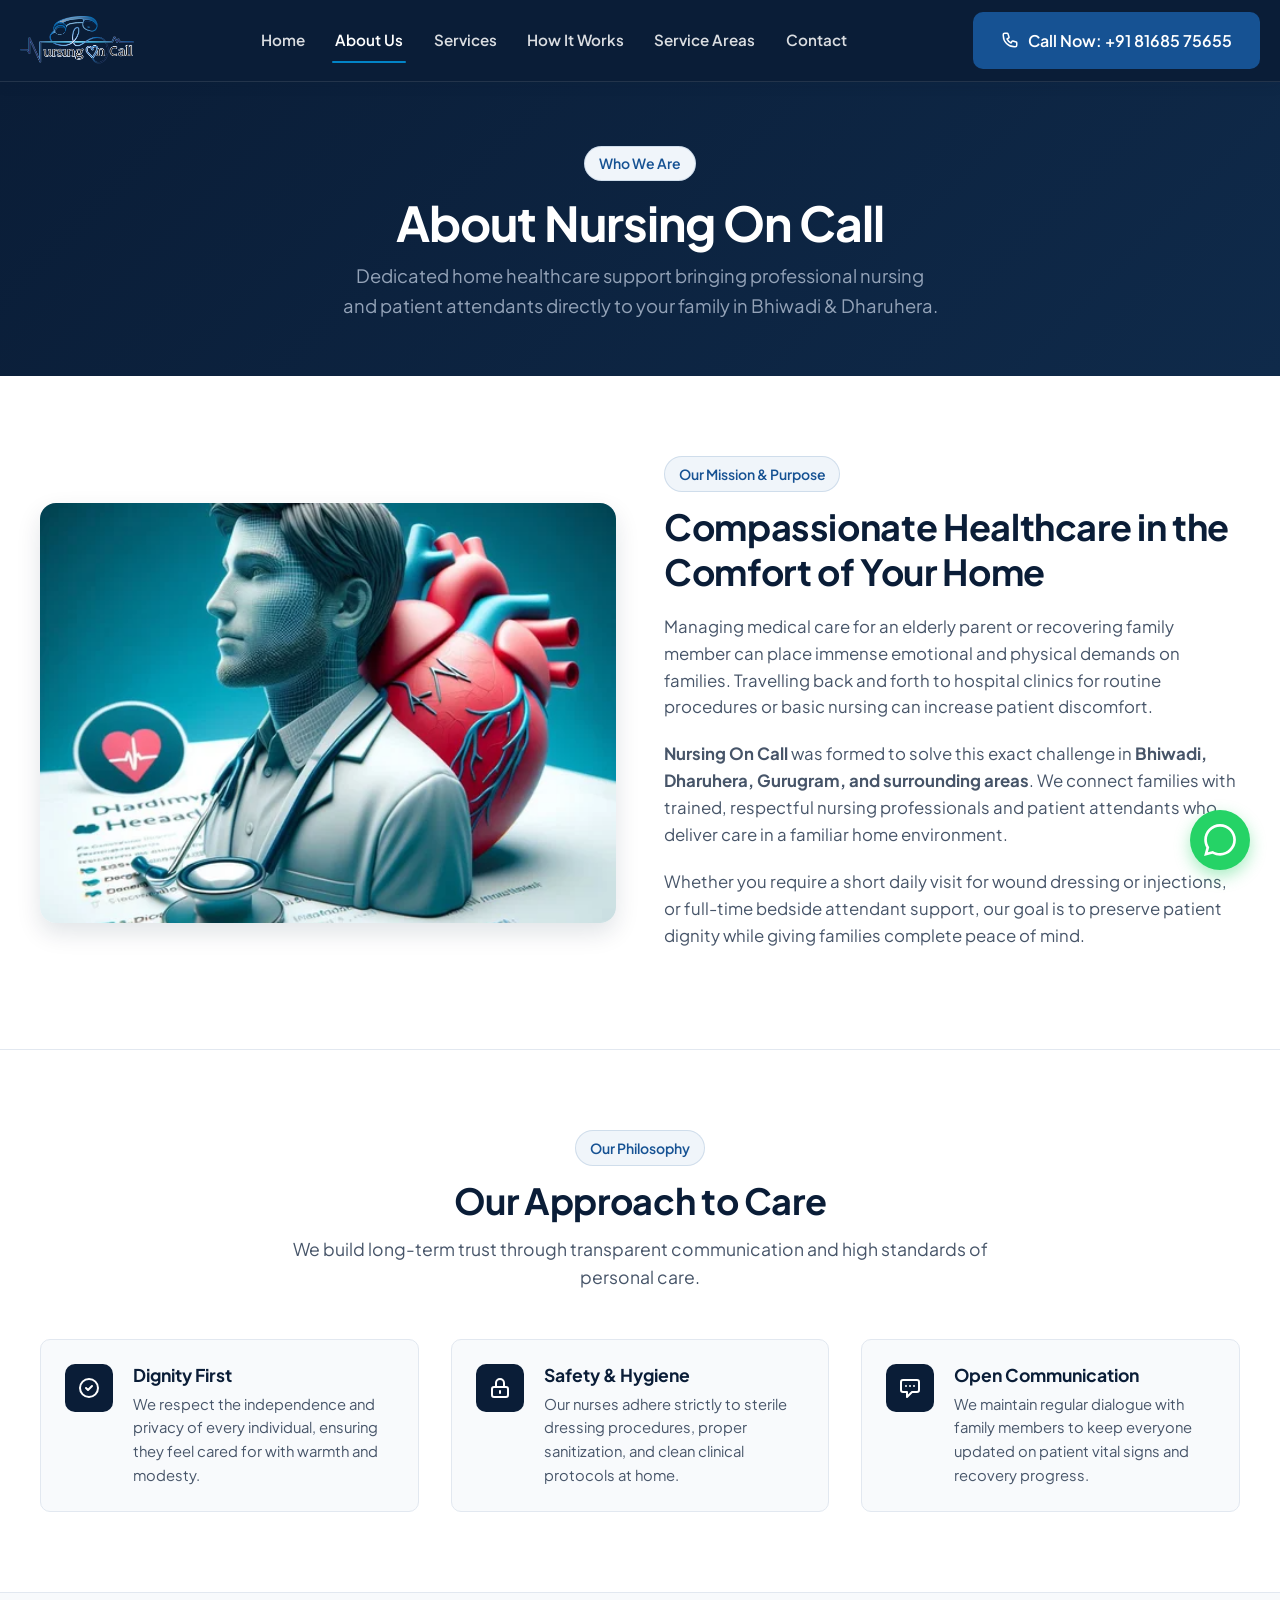
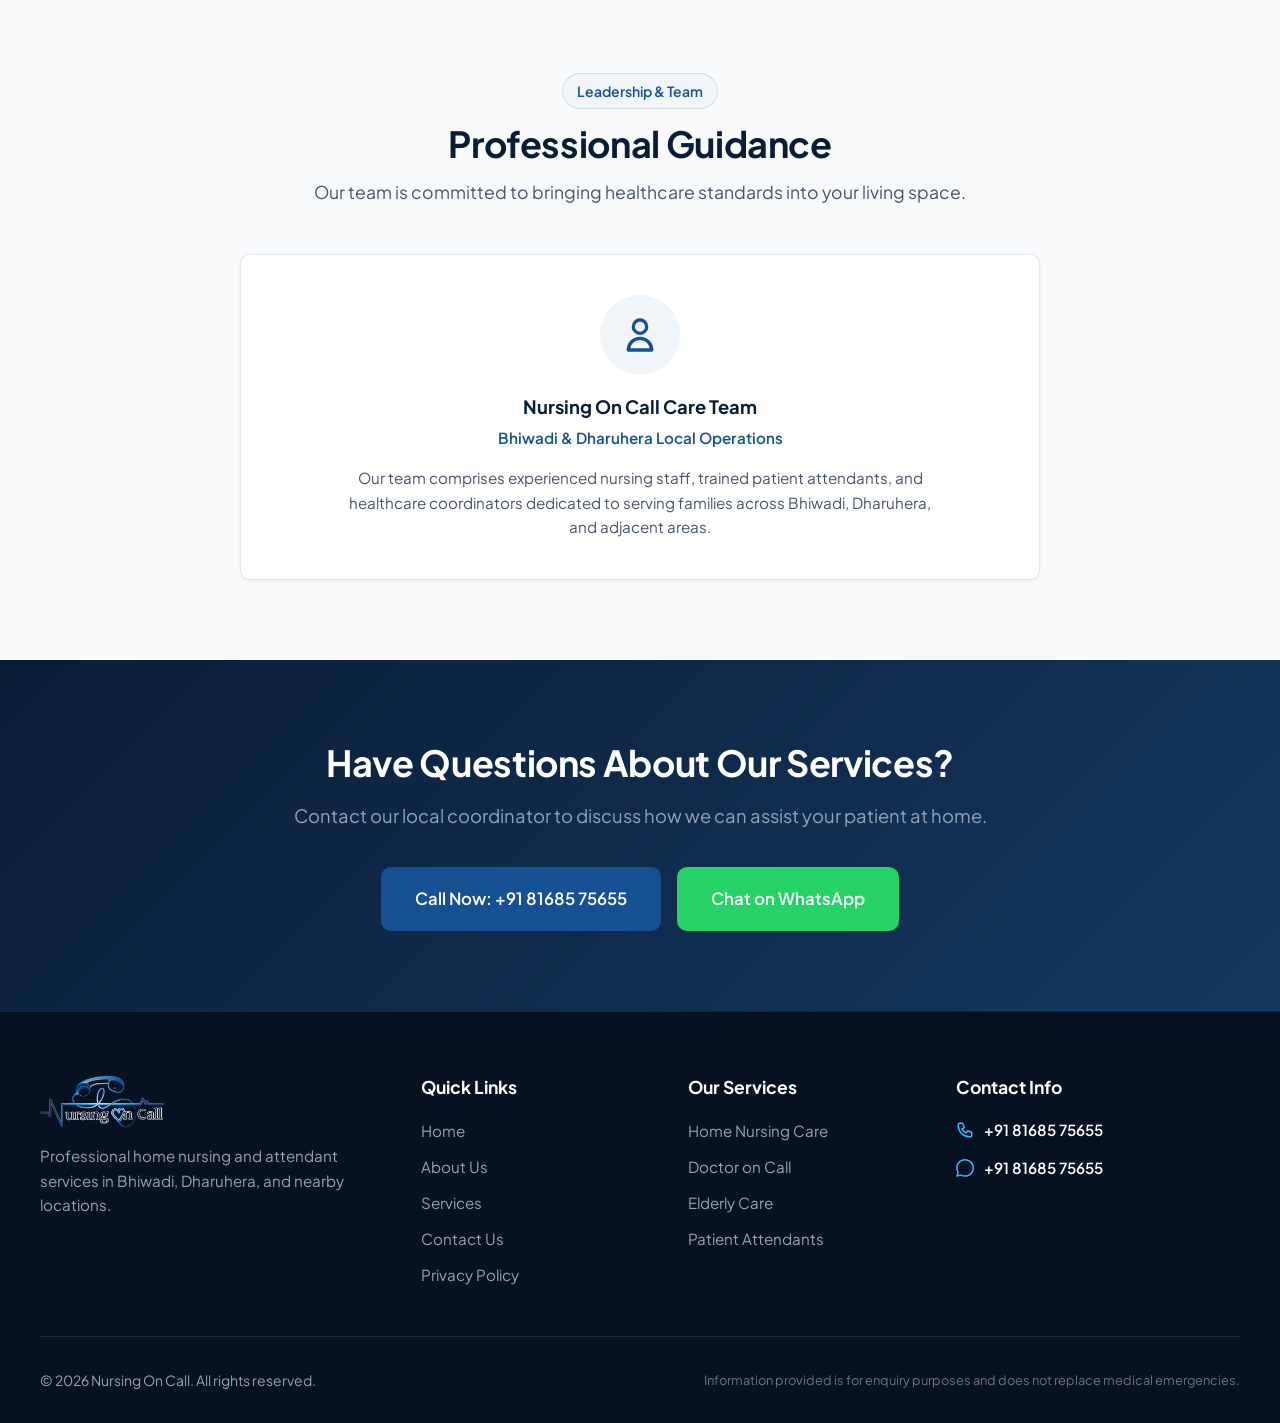
<file: about.html>
<!DOCTYPE html>
<html lang="en">
<head>
  <meta charset="UTF-8">
  <meta name="viewport" content="width=device-width, initial-scale=1.0">
  
  <!-- SEO Primary Meta Tags -->
  <title>About Us | Nursing On Call - Home Healthcare Bhiwadi & Dharuhera</title>
  <meta name="description" content="Learn about Nursing On Call. We provide reliable home nursing care, patient attendants, and senior care in Bhiwadi, Dharuhera & nearby regions. Call +91 81685 75655.">
  <link rel="canonical" href="https://nursingoncall.in/about.html">

  <!-- Open Graph -->
  <meta property="og:type" content="website">
  <meta property="og:url" content="https://nursingoncall.in/about.html">
  <meta property="og:title" content="About Us | Nursing On Call Home Care">
  <meta property="og:description" content="Dedicated home nursing care and patient assistance in Bhiwadi and Dharuhera. Focused on comfort, dignity, and family support.">
  <meta property="og:image" content="https://nursingoncall.in/assets/logo_nusing.png">

  <!-- Google Fonts & Styles -->
  <link rel="preconnect" href="https://fonts.googleapis.com">
  <link rel="preconnect" href="https://fonts.gstatic.com" crossorigin>
  <link href="https://fonts.googleapis.com/css2?family=Plus+Jakarta+Sans:wght@400;500;600;700;800&display=swap" rel="stylesheet">
  <link rel="stylesheet" href="css/style.css">
  <link rel="icon" type="image/jpeg" href="assets/logo_nusing.png">
</head>
<body>

  <!-- ==========================================================================
       SITE HEADER & NAVIGATION
       ========================================================================== -->
  <header class="site-header">
    <div class="container header-inner">
      <a href="index.html" class="brand-logo" aria-label="Nursing On Call Homepage">
        <img src="assets/logo_nusing.png" alt="Nursing On Call Logo" width="220" height="52">
      </a>

      <nav id="navMenu" class="nav-menu" aria-label="Main Navigation">
        <a href="index.html" class="nav-link">Home</a>
        <a href="about.html" class="nav-link active">About Us</a>
        <a href="services.html" class="nav-link">Services</a>
        <a href="index.html#how-it-works" class="nav-link">How It Works</a>
        <a href="index.html#service-areas" class="nav-link">Service Areas</a>
        <a href="contact.html" class="nav-link">Contact</a>
        <div class="mobile-nav-cta">
          <a href="tel:+918168575655" class="btn btn-primary btn-block">Call +91 81685 75655</a>
          <a href="https://wa.me/918168575655?text=Hello%2C%20I%20would%20like%20to%20know%20more%20about%20Nursing%20On%20Call%20services." class="btn btn-whatsapp btn-block" target="_blank" rel="noopener">Chat on WhatsApp</a>
        </div>
      </nav>

      <div class="header-actions">
        <a href="tel:+918168575655" class="btn btn-primary btn-header-call">
          <svg width="18" height="18" fill="none" stroke="currentColor" viewBox="0 0 24 24"><path stroke-linecap="round" stroke-linejoin="round" stroke-width="2" d="M3 5a2 2 0 012-2h3.28a1 1 0 01.948.684l1.498 4.493a1 1 0 01-.502 1.21l-2.257 1.13a11.042 11.042 0 005.516 5.516l1.13-2.257a1 1 0 011.21-.502l4.493 1.498a1 1 0 01.684.949V19a2 2 0 01-2 2h-1C9.716 21 3 14.284 3 6V5z"/></svg>
          Call Now: +91 81685 75655
        </a>

        <button id="mobileNavToggle" class="mobile-nav-toggle" aria-label="Toggle navigation menu" aria-expanded="false">
          <svg width="28" height="28" fill="none" stroke="currentColor" viewBox="0 0 24 24"><path stroke-linecap="round" stroke-linejoin="round" stroke-width="2" d="M4 6h16M4 12h16M4 18h16"/></svg>
        </button>
      </div>
    </div>
  </header>

  <!-- ==========================================================================
       PAGE BANNER
       ========================================================================== -->
  <section class="page-banner">
    <div class="container">
      <span class="section-tag">Who We Are</span>
      <h1>About Nursing On Call</h1>
      <p>Dedicated home healthcare support bringing professional nursing and patient attendants directly to your family in Bhiwadi & Dharuhera.</p>
    </div>
  </section>

  <!-- ==========================================================================
       MAIN ABOUT CONTENT
       ========================================================================== -->
  <section class="human-section">
    <div class="container">
      <div class="human-grid">
        <div class="human-image-wrapper">
          <img src="assets/images/doc_img.png" alt="Home healthcare consultation in Bhiwadi" width="600" height="420" loading="eager">
        </div>
        <div class="human-content">
          <span class="section-tag">Our Mission & Purpose</span>
          <h2>Compassionate Healthcare in the Comfort of Your Home</h2>
          <p>
            Managing medical care for an elderly parent or recovering family member can place immense emotional and physical demands on families. Travelling back and forth to hospital clinics for routine procedures or basic nursing can increase patient discomfort.
          </p>
          <p>
            <strong>Nursing On Call</strong> was formed to solve this exact challenge in <strong>Bhiwadi, Dharuhera, Gurugram, and surrounding areas</strong>. We connect families with trained, respectful nursing professionals and patient attendants who deliver care in a familiar home environment.
          </p>
          <p>
            Whether you require a short daily visit for wound dressing or injections, or full-time bedside attendant support, our goal is to preserve patient dignity while giving families complete peace of mind.
          </p>
        </div>
      </div>
    </div>
  </section>

  <!-- ==========================================================================
       OUR APPROACH TO CARE
       ========================================================================== -->
  <section class="why-us-section">
    <div class="container">
      <div class="section-header">
        <span class="section-tag">Our Philosophy</span>
        <h2>Our Approach to Care</h2>
        <p class="section-desc">We build long-term trust through transparent communication and high standards of personal care.</p>
      </div>

      <div class="why-grid">
        <div class="why-card">
          <div class="why-icon">
            <svg fill="none" stroke="currentColor" viewBox="0 0 24 24"><path stroke-linecap="round" stroke-linejoin="round" stroke-width="2" d="M9 12l2 2 4-4m6 2a9 9 0 11-18 0 9 9 0 0118 0z"/></svg>
          </div>
          <div class="why-content">
            <h3>Dignity First</h3>
            <p>We respect the independence and privacy of every individual, ensuring they feel cared for with warmth and modesty.</p>
          </div>
        </div>

        <div class="why-card">
          <div class="why-icon">
            <svg fill="none" stroke="currentColor" viewBox="0 0 24 24"><path stroke-linecap="round" stroke-linejoin="round" stroke-width="2" d="M12 15v2m-6 4h12a2 2 0 002-2v-6a2 2 0 00-2-2H6a2 2 0 00-2 2v6a2 2 0 002 2zm10-10V7a4 4 0 00-8 0v4h8z"/></svg>
          </div>
          <div class="why-content">
            <h3>Safety & Hygiene</h3>
            <p>Our nurses adhere strictly to sterile dressing procedures, proper sanitization, and clean clinical protocols at home.</p>
          </div>
        </div>

        <div class="why-card">
          <div class="why-icon">
            <svg fill="none" stroke="currentColor" viewBox="0 0 24 24"><path stroke-linecap="round" stroke-linejoin="round" stroke-width="2" d="M8 10h.01M12 10h.01M16 10h.01M9 16H5a2 2 0 01-2-2V6a2 2 0 012-2h14a2 2 0 012 2v8a2 2 0 01-2 2h-5l-5 5v-5z"/></svg>
          </div>
          <div class="why-content">
            <h3>Open Communication</h3>
            <p>We maintain regular dialogue with family members to keep everyone updated on patient vital signs and recovery progress.</p>
          </div>
        </div>
      </div>
    </div>
  </section>

  <!-- ==========================================================================
       BUSINESS OWNER / FOUNDER INFO (EDITABLE PLACEHOLDER SECTION)
       ========================================================================== -->
  <!-- BUSINESS OWNER INFO: Replace or update doctor/founder details below when verified -->
  <section class="trust-section">
    <div class="container">
      <div class="section-header">
        <span class="section-tag">Leadership & Team</span>
        <h2>Professional Guidance</h2>
        <p class="section-desc">Our team is committed to bringing healthcare standards into your living space.</p>
      </div>

      <div class="trust-grid" style="grid-template-columns: 1fr; max-width: 800px; margin: 0 auto;">
        <div class="trust-card" style="text-align: center; padding: 2.5rem;">
          <div style="width: 80px; height: 80px; background-color: var(--blue-light); color: var(--blue-primary); border-radius: 50%; display: flex; align-items: center; justify-content: center; margin: 0 auto 1.25rem auto;">
            <svg width="40" height="40" fill="none" stroke="currentColor" viewBox="0 0 24 24"><path stroke-linecap="round" stroke-linejoin="round" stroke-width="2" d="M16 7a4 4 0 11-8 0 4 4 0 018 0zM12 14a7 7 0 00-7 7h14a7 7 0 00-7-7z"/></svg>
          </div>
          <h3>Nursing On Call Care Team</h3>
          <p style="color: var(--blue-primary); font-weight: 600; margin-bottom: 1rem;">Bhiwadi & Dharuhera Local Operations</p>
          <p style="max-width: 600px; margin: 0 auto;">
            Our team comprises experienced nursing staff, trained patient attendants, and healthcare coordinators dedicated to serving families across Bhiwadi, Dharuhera, and adjacent areas.
          </p>
        </div>
      </div>
    </div>
  </section>

  <!-- ==========================================================================
       FINAL CTA
       ========================================================================== -->
  <section class="final-cta-section">
    <div class="container">
      <div class="final-cta-box">
        <h2>Have Questions About Our Services?</h2>
        <p>Contact our local coordinator to discuss how we can assist your patient at home.</p>
        <div class="final-cta-buttons">
          <a href="tel:+918168575655" class="btn btn-primary btn-lg">Call Now: +91 81685 75655</a>
          <a href="https://wa.me/918168575655?text=Hello%2C%20I%20would%20like%20to%20know%20more%20about%20Nursing%20On%20Call%20services." class="btn btn-whatsapp btn-lg" target="_blank" rel="noopener">Chat on WhatsApp</a>
        </div>
      </div>
    </div>
  </section>

  <!-- ==========================================================================
       SITE FOOTER
       ========================================================================== -->
  <footer class="site-footer">
    <div class="container">
      <div class="footer-grid">
        <div class="footer-brand">
          <img src="assets/logo_nusing.png" alt="Nursing On Call Logo" width="200" height="48">
          <p>Professional home nursing and attendant services in Bhiwadi, Dharuhera, and nearby locations.</p>
        </div>

        <div class="footer-column">
          <h3>Quick Links</h3>
          <ul class="footer-links">
            <li><a href="index.html">Home</a></li>
            <li><a href="about.html">About Us</a></li>
            <li><a href="services.html">Services</a></li>
            <li><a href="contact.html">Contact Us</a></li>
            <li><a href="privacy-policy.html">Privacy Policy</a></li>
          </ul>
        </div>

        <div class="footer-column">
          <h3>Our Services</h3>
          <ul class="footer-links">
            <li><a href="services.html">Home Nursing Care</a></li>
            <li><a href="services.html">Doctor on Call</a></li>
            <li><a href="services.html">Elderly Care</a></li>
            <li><a href="services.html">Patient Attendants</a></li>
          </ul>
        </div>

        <div class="footer-column">
          <h3>Contact Info</h3>
          <div class="footer-contact-info">
            <div class="footer-contact-item">
              <svg width="18" height="18" fill="none" stroke="currentColor" viewBox="0 0 24 24"><path stroke-linecap="round" stroke-linejoin="round" stroke-width="2" d="M3 5a2 2 0 012-2h3.28a1 1 0 01.948.684l1.498 4.493a1 1 0 01-.502 1.21l-2.257 1.13a11.042 11.042 0 005.516 5.516l1.13-2.257a1 1 0 011.21-.502l4.493 1.498a1 1 0 01.684.949V19a2 2 0 01-2 2h-1C9.716 21 3 14.284 3 6V5z"/></svg>
              <span><a href="tel:+918168575655">+91 81685 75655</a></span>
            </div>
            <div class="footer-contact-item">
              <svg width="18" height="18" fill="currentColor" viewBox="0 0 24 24"><path d="M.057 24l1.687-6.163c-1.041-1.804-1.588-3.849-1.587-5.946.003-6.556 5.338-11.891 11.893-11.891 3.181.001 6.167 1.24 8.413 3.488 2.245 2.248 3.481 5.236 3.48 8.414-.003 6.557-5.338 11.892-11.893 11.892-1.99-.001-3.951-.5-5.688-1.448l-6.305 1.654zm6.597-3.807c1.676.995 3.276 1.591 5.392 1.592 5.448 0 9.886-4.434 9.889-9.885.002-5.462-4.415-9.89-9.881-9.892-5.452 0-9.887 4.434-9.889 9.884-.001 2.225.651 3.891 1.746 5.634l-.999 3.648 3.742-.981z"/></svg>
              <span><a href="https://wa.me/918168575655?text=Hello%2C%20I%20would%20like%20to%20know%20more%20about%20Nursing%20On%20Call%20services." target="_blank" rel="noopener">+91 81685 75655</a></span>
            </div>
          </div>
        </div>
      </div>

      <div class="footer-bottom">
        <div>© 2026 Nursing On Call. All rights reserved.</div>
        <div class="footer-disclaimer">Information provided is for enquiry purposes and does not replace medical emergencies.</div>
      </div>
    </div>
  </footer>

  <!-- MOBILE BOTTOM BAR & FLOATING WHATSAPP -->
  <div class="mobile-bottom-bar">
    <a href="tel:+918168575655" class="mobile-action-btn call-btn">Call Now</a>
    <a href="https://wa.me/918168575655?text=Hello%2C%20I%20would%20like%20to%20know%20more%20about%20Nursing%20On%20Call%20services." class="mobile-action-btn wa-btn" target="_blank" rel="noopener">WhatsApp</a>
  </div>

  <a href="https://wa.me/918168575655?text=Hello%2C%20I%20would%20like%20to%20know%20more%20about%20Nursing%20On%20Call%20services." class="floating-wa-btn" target="_blank" rel="noopener" aria-label="Chat on WhatsApp">
    <svg viewBox="0 0 24 24"><path d="M.057 24l1.687-6.163c-1.041-1.804-1.588-3.849-1.587-5.946.003-6.556 5.338-11.891 11.893-11.891 3.181.001 6.167 1.24 8.413 3.488 2.245 2.248 3.481 5.236 3.48 8.414-.003 6.557-5.338 11.892-11.893 11.892-1.99-.001-3.951-.5-5.688-1.448l-6.305 1.654zm6.597-3.807c1.676.995 3.276 1.591 5.392 1.592 5.448 0 9.886-4.434 9.889-9.885.002-5.462-4.415-9.89-9.881-9.892-5.452 0-9.887 4.434-9.889 9.884-.001 2.225.651 3.891 1.746 5.634l-.999 3.648 3.742-.981z"/></svg>
  </a>

  <script src="js/main.js"></script>
</body>
</html>
</file>
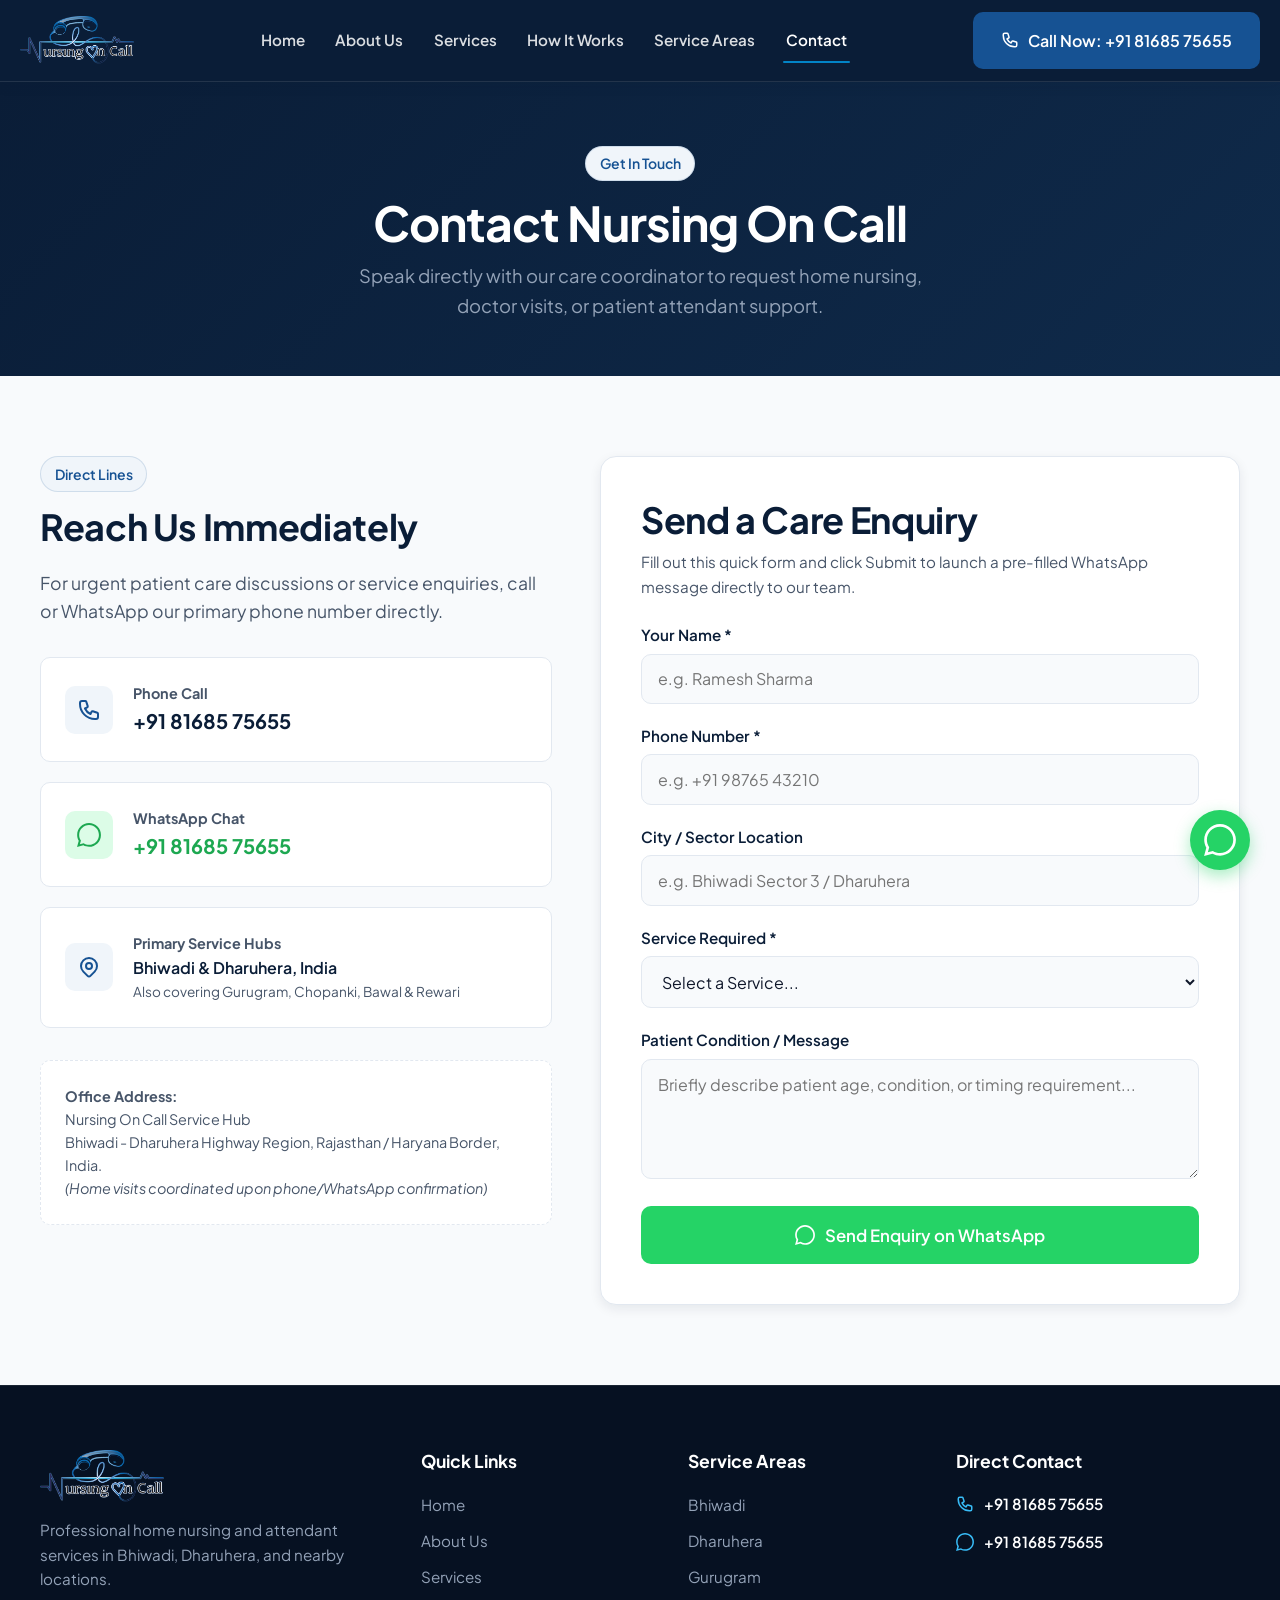
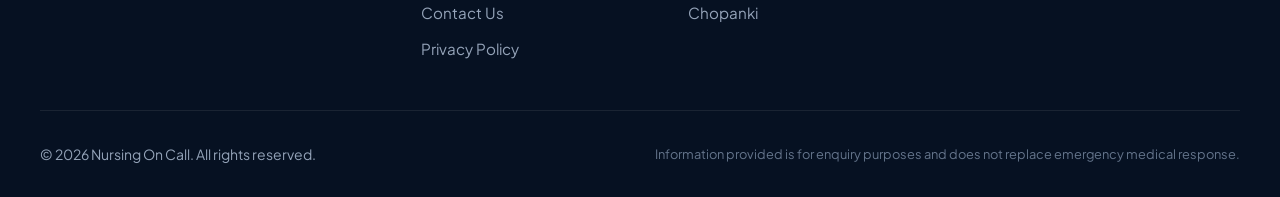
<file: contact.html>
<!DOCTYPE html>
<html lang="en">
<head>
  <meta charset="UTF-8">
  <meta name="viewport" content="width=device-width, initial-scale=1.0">
  
  <!-- SEO Primary Meta Tags -->
  <title>Contact Us | Nursing On Call Bhiwadi & Dharuhera (+91 81685 75655)</title>
  <meta name="description" content="Contact Nursing On Call for home nursing and attendant support in Bhiwadi and Dharuhera. Call +91 81685 75655 or WhatsApp us directly.">
  <link rel="canonical" href="https://nursingoncall.in/contact.html">

  <!-- Open Graph -->
  <meta property="og:type" content="website">
  <meta property="og:url" content="https://nursingoncall.in/contact.html">
  <meta property="og:title" content="Contact Nursing On Call | Bhiwadi Home Nursing">
  <meta property="og:description" content="Direct call and WhatsApp access for home healthcare in Bhiwadi, Dharuhera, Gurugram, and Rewari.">
  <meta property="og:image" content="https://nursingoncall.in/assets/logo_nusing.png">

  <!-- Google Fonts & Stylesheet -->
  <link rel="preconnect" href="https://fonts.googleapis.com">
  <link rel="preconnect" href="https://fonts.gstatic.com" crossorigin>
  <link href="https://fonts.googleapis.com/css2?family=Plus+Jakarta+Sans:wght@400;500;600;700;800&display=swap" rel="stylesheet">
  <link rel="stylesheet" href="css/style.css">
  <link rel="icon" type="image/jpeg" href="assets/logo_nusing.png">
</head>
<body>

  <!-- ==========================================================================
       SITE HEADER & NAVIGATION
       ========================================================================== -->
  <header class="site-header">
    <div class="container header-inner">
      <a href="index.html" class="brand-logo" aria-label="Nursing On Call Homepage">
        <img src="assets/logo_nusing.png" alt="Nursing On Call Logo" width="220" height="52">
      </a>

      <nav id="navMenu" class="nav-menu" aria-label="Main Navigation">
        <a href="index.html" class="nav-link">Home</a>
        <a href="about.html" class="nav-link">About Us</a>
        <a href="services.html" class="nav-link">Services</a>
        <a href="index.html#how-it-works" class="nav-link">How It Works</a>
        <a href="index.html#service-areas" class="nav-link">Service Areas</a>
        <a href="contact.html" class="nav-link active">Contact</a>
        <div class="mobile-nav-cta">
          <a href="tel:+918168575655" class="btn btn-primary btn-block">Call +91 81685 75655</a>
          <a href="https://wa.me/918168575655?text=Hello%2C%20I%20would%20like%20to%20know%20more%20about%20Nursing%20On%20Call%20services." class="btn btn-whatsapp btn-block" target="_blank" rel="noopener">Chat on WhatsApp</a>
        </div>
      </nav>

      <div class="header-actions">
        <a href="tel:+918168575655" class="btn btn-primary btn-header-call">
          <svg width="18" height="18" fill="none" stroke="currentColor" viewBox="0 0 24 24"><path stroke-linecap="round" stroke-linejoin="round" stroke-width="2" d="M3 5a2 2 0 012-2h3.28a1 1 0 01.948.684l1.498 4.493a1 1 0 01-.502 1.21l-2.257 1.13a11.042 11.042 0 005.516 5.516l1.13-2.257a1 1 0 011.21-.502l4.493 1.498a1 1 0 01.684.949V19a2 2 0 01-2 2h-1C9.716 21 3 14.284 3 6V5z"/></svg>
          Call Now: +91 81685 75655
        </a>

        <button id="mobileNavToggle" class="mobile-nav-toggle" aria-label="Toggle navigation menu" aria-expanded="false">
          <svg width="28" height="28" fill="none" stroke="currentColor" viewBox="0 0 24 24"><path stroke-linecap="round" stroke-linejoin="round" stroke-width="2" d="M4 6h16M4 12h16M4 18h16"/></svg>
        </button>
      </div>
    </div>
  </header>

  <!-- ==========================================================================
       PAGE BANNER
       ========================================================================== -->
  <section class="page-banner">
    <div class="container">
      <span class="section-tag">Get In Touch</span>
      <h1>Contact Nursing On Call</h1>
      <p>Speak directly with our care coordinator to request home nursing, doctor visits, or patient attendant support.</p>
    </div>
  </section>

  <!-- ==========================================================================
       MAIN CONTACT SECTION
       ========================================================================== -->
  <section class="services-section">
    <div class="container">
      <div class="contact-grid">
        
        <!-- Left Side: Direct Contact Details -->
        <div>
          <span class="section-tag">Direct Lines</span>
          <h2 style="margin-bottom: 1.25rem;">Reach Us Immediately</h2>
          <p class="section-desc" style="margin-bottom: 2rem;">For urgent patient care discussions or service enquiries, call or WhatsApp our primary phone number directly.</p>

          <div class="contact-direct-cards">
            
            <!-- Phone Box -->
            <div class="contact-info-card">
              <div class="contact-info-icon">
                <svg width="24" height="24" fill="none" stroke="currentColor" viewBox="0 0 24 24"><path stroke-linecap="round" stroke-linejoin="round" stroke-width="2" d="M3 5a2 2 0 012-2h3.28a1 1 0 01.948.684l1.498 4.493a1 1 0 01-.502 1.21l-2.257 1.13a11.042 11.042 0 005.516 5.516l1.13-2.257a1 1 0 011.21-.502l4.493 1.498a1 1 0 01.684.949V19a2 2 0 01-2 2h-1C9.716 21 3 14.284 3 6V5z"/></svg>
              </div>
              <div>
                <strong style="display: block; font-size: 0.9rem; color: var(--text-muted);">Phone Call</strong>
                <a href="tel:+918168575655" style="font-size: 1.25rem; font-weight: 700; color: var(--navy-dark);">+91 81685 75655</a>
              </div>
            </div>

            <!-- WhatsApp Box -->
            <div class="contact-info-card">
              <div class="contact-info-icon" style="background-color: #DCFCE7; color: var(--wa-green-dark);">
                <svg width="24" height="24" fill="currentColor" viewBox="0 0 24 24"><path d="M.057 24l1.687-6.163c-1.041-1.804-1.588-3.849-1.587-5.946.003-6.556 5.338-11.891 11.893-11.891 3.181.001 6.167 1.24 8.413 3.488 2.245 2.248 3.481 5.236 3.48 8.414-.003 6.557-5.338 11.892-11.893 11.892-1.99-.001-3.951-.5-5.688-1.448l-6.305 1.654zm6.597-3.807c1.676.995 3.276 1.591 5.392 1.592 5.448 0 9.886-4.434 9.889-9.885.002-5.462-4.415-9.89-9.881-9.892-5.452 0-9.887 4.434-9.889 9.884-.001 2.225.651 3.891 1.746 5.634l-.999 3.648 3.742-.981z"/></svg>
              </div>
              <div>
                <strong style="display: block; font-size: 0.9rem; color: var(--text-muted);">WhatsApp Chat</strong>
                <a href="https://wa.me/918168575655?text=Hello%2C%20I%20would%20like%20to%20know%20more%20about%20Nursing%20On%20Call%20services." target="_blank" rel="noopener" style="font-size: 1.25rem; font-weight: 700; color: var(--wa-green-dark);">+91 81685 75655</a>
              </div>
            </div>

            <!-- Service Location Area -->
            <div class="contact-info-card">
              <div class="contact-info-icon">
                <svg width="24" height="24" fill="none" stroke="currentColor" viewBox="0 0 24 24"><path stroke-linecap="round" stroke-linejoin="round" stroke-width="2" d="M17.657 16.657L13.414 20.9a1.998 1.998 0 01-2.827 0l-4.244-4.243a8 8 0 1111.314 0z"/><path stroke-linecap="round" stroke-linejoin="round" stroke-width="2" d="M15 11a3 3 0 11-6 0 3 3 0 016 0z"/></svg>
              </div>
              <div>
                <strong style="display: block; font-size: 0.9rem; color: var(--text-muted);">Primary Service Hubs</strong>
                <div style="font-weight: 600; color: var(--navy-dark);">Bhiwadi & Dharuhera, India</div>
                <div style="font-size: 0.85rem; color: var(--text-muted);">Also covering Gurugram, Chopanki, Bawal & Rewari</div>
              </div>
            </div>

          </div>

          <!-- EDITABLE OFFICE ADDRESS PLACEHOLDER -->
          <!-- BUSINESS OWNER: Add physical address details below if office location is opened -->
          <div style="background-color: var(--bg-white); padding: 1.5rem; border-radius: var(--radius-md); border: 1px dashed var(--border-light); font-size: 0.9rem; color: var(--text-muted);">
            <strong>Office Address:</strong><br>
            Nursing On Call Service Hub<br>
            Bhiwadi - Dharuhera Highway Region, Rajasthan / Haryana Border, India.<br>
            <em>(Home visits coordinated upon phone/WhatsApp confirmation)</em>
          </div>

        </div>

        <!-- Right Side: Online Service Enquiry Form -->
        <div>
          <div class="contact-card-box">
            <h2 style="margin-bottom: 0.5rem;">Send a Care Enquiry</h2>
            <p style="color: var(--text-muted); margin-bottom: 1.5rem; font-size: 0.95rem;">Fill out this quick form and click Submit to launch a pre-filled WhatsApp message directly to our team.</p>

            <form id="enquiryForm" novalidate>
              
              <div class="form-group">
                <label for="formName" class="form-label">Your Name *</label>
                <input type="text" id="formName" class="form-control" placeholder="e.g. Ramesh Sharma" required>
              </div>

              <div class="form-group">
                <label for="formPhone" class="form-label">Phone Number *</label>
                <input type="tel" id="formPhone" class="form-control" placeholder="e.g. +91 98765 43210" required>
              </div>

              <div class="form-group">
                <label for="formLocation" class="form-label">City / Sector Location</label>
                <input type="text" id="formLocation" class="form-control" placeholder="e.g. Bhiwadi Sector 3 / Dharuhera">
              </div>

              <div class="form-group">
                <label for="formService" class="form-label">Service Required *</label>
                <select id="formService" class="form-control" required>
                  <option value="" disabled selected>Select a Service...</option>
                  <option value="Home Nursing Care">Home Nursing Care (Injections / IV / Catheter)</option>
                  <option value="Doctor on Call">Doctor on Call (Home Visit)</option>
                  <option value="Elderly Care">Elderly Care & Senior Companion</option>
                  <option value="Patient Attendant">Patient Attendant (12h / 24h Shift)</option>
                  <option value="Post-Hospital Care">Post-Hospitalisation Recovery</option>
                  <option value="Wound Dressing">Wound Dressing & Surgical Care</option>
                  <option value="Health Monitoring">Health & Vitals Monitoring</option>
                  <option value="Long-Term Support">Long-Term Chronic Patient Support</option>
                  <option value="General Enquiry">General Enquiry</option>
                </select>
              </div>

              <div class="form-group">
                <label for="formMessage" class="form-label">Patient Condition / Message</label>
                <textarea id="formMessage" class="form-control" placeholder="Briefly describe patient age, condition, or timing requirement..."></textarea>
              </div>

              <button type="submit" class="btn btn-whatsapp btn-block btn-lg">
                <svg width="20" height="20" fill="currentColor" viewBox="0 0 24 24"><path d="M.057 24l1.687-6.163c-1.041-1.804-1.588-3.849-1.587-5.946.003-6.556 5.338-11.891 11.893-11.891 3.181.001 6.167 1.24 8.413 3.488 2.245 2.248 3.481 5.236 3.48 8.414-.003 6.557-5.338 11.892-11.893 11.892-1.99-.001-3.951-.5-5.688-1.448l-6.305 1.654zm6.597-3.807c1.676.995 3.276 1.591 5.392 1.592 5.448 0 9.886-4.434 9.889-9.885.002-5.462-4.415-9.89-9.881-9.892-5.452 0-9.887 4.434-9.889 9.884-.001 2.225.651 3.891 1.746 5.634l-.999 3.648 3.742-.981z"/></svg>
                Send Enquiry on WhatsApp
              </button>

            </form>
          </div>
        </div>

      </div>
    </div>
  </section>

  <!-- ==========================================================================
       SITE FOOTER
       ========================================================================== -->
  <footer class="site-footer">
    <div class="container">
      <div class="footer-grid">
        <div class="footer-brand">
          <img src="assets/logo_nusing.png" alt="Nursing On Call Logo" width="200" height="48">
          <p>Professional home nursing and attendant services in Bhiwadi, Dharuhera, and nearby locations.</p>
        </div>

        <div class="footer-column">
          <h3>Quick Links</h3>
          <ul class="footer-links">
            <li><a href="index.html">Home</a></li>
            <li><a href="about.html">About Us</a></li>
            <li><a href="services.html">Services</a></li>
            <li><a href="contact.html">Contact Us</a></li>
            <li><a href="privacy-policy.html">Privacy Policy</a></li>
          </ul>
        </div>

        <div class="footer-column">
          <h3>Service Areas</h3>
          <ul class="footer-links">
            <li><a href="index.html#service-areas">Bhiwadi</a></li>
            <li><a href="index.html#service-areas">Dharuhera</a></li>
            <li><a href="index.html#service-areas">Gurugram</a></li>
            <li><a href="index.html#service-areas">Chopanki</a></li>
          </ul>
        </div>

        <div class="footer-column">
          <h3>Direct Contact</h3>
          <div class="footer-contact-info">
            <div class="footer-contact-item">
              <svg width="18" height="18" fill="none" stroke="currentColor" viewBox="0 0 24 24"><path stroke-linecap="round" stroke-linejoin="round" stroke-width="2" d="M3 5a2 2 0 012-2h3.28a1 1 0 01.948.684l1.498 4.493a1 1 0 01-.502 1.21l-2.257 1.13a11.042 11.042 0 005.516 5.516l1.13-2.257a1 1 0 011.21-.502l4.493 1.498a1 1 0 01.684.949V19a2 2 0 01-2 2h-1C9.716 21 3 14.284 3 6V5z"/></svg>
              <span><a href="tel:+918168575655">+91 81685 75655</a></span>
            </div>
            <div class="footer-contact-item">
              <svg width="18" height="18" fill="currentColor" viewBox="0 0 24 24"><path d="M.057 24l1.687-6.163c-1.041-1.804-1.588-3.849-1.587-5.946.003-6.556 5.338-11.891 11.893-11.891 3.181.001 6.167 1.24 8.413 3.488 2.245 2.248 3.481 5.236 3.48 8.414-.003 6.557-5.338 11.892-11.893 11.892-1.99-.001-3.951-.5-5.688-1.448l-6.305 1.654zm6.597-3.807c1.676.995 3.276 1.591 5.392 1.592 5.448 0 9.886-4.434 9.889-9.885.002-5.462-4.415-9.89-9.881-9.892-5.452 0-9.887 4.434-9.889 9.884-.001 2.225.651 3.891 1.746 5.634l-.999 3.648 3.742-.981z"/></svg>
              <span><a href="https://wa.me/918168575655?text=Hello%2C%20I%20would%20like%20to%20know%20more%20about%20Nursing%20On%20Call%20services." target="_blank" rel="noopener">+91 81685 75655</a></span>
            </div>
          </div>
        </div>
      </div>

      <div class="footer-bottom">
        <div>© 2026 Nursing On Call. All rights reserved.</div>
        <div class="footer-disclaimer">Information provided is for enquiry purposes and does not replace emergency medical response.</div>
      </div>
    </div>
  </footer>

  <!-- MOBILE BOTTOM BAR & FLOATING WHATSAPP -->
  <div class="mobile-bottom-bar">
    <a href="tel:+918168575655" class="mobile-action-btn call-btn">Call Now</a>
    <a href="https://wa.me/918168575655?text=Hello%2C%20I%20would%20like%20to%20know%20more%20about%20Nursing%20On%20Call%20services." class="mobile-action-btn wa-btn" target="_blank" rel="noopener">WhatsApp</a>
  </div>

  <a href="https://wa.me/918168575655?text=Hello%2C%20I%20would%20like%20to%20know%20more%20about%20Nursing%20On%20Call%20services." class="floating-wa-btn" target="_blank" rel="noopener" aria-label="Chat on WhatsApp">
    <svg viewBox="0 0 24 24"><path d="M.057 24l1.687-6.163c-1.041-1.804-1.588-3.849-1.587-5.946.003-6.556 5.338-11.891 11.893-11.891 3.181.001 6.167 1.24 8.413 3.488 2.245 2.248 3.481 5.236 3.48 8.414-.003 6.557-5.338 11.892-11.893 11.892-1.99-.001-3.951-.5-5.688-1.448l-6.305 1.654zm6.597-3.807c1.676.995 3.276 1.591 5.392 1.592 5.448 0 9.886-4.434 9.889-9.885.002-5.462-4.415-9.89-9.881-9.892-5.452 0-9.887 4.434-9.889 9.884-.001 2.225.651 3.891 1.746 5.634l-.999 3.648 3.742-.981z"/></svg>
  </a>

  <script src="js/main.js"></script>
</body>
</html>
</file>
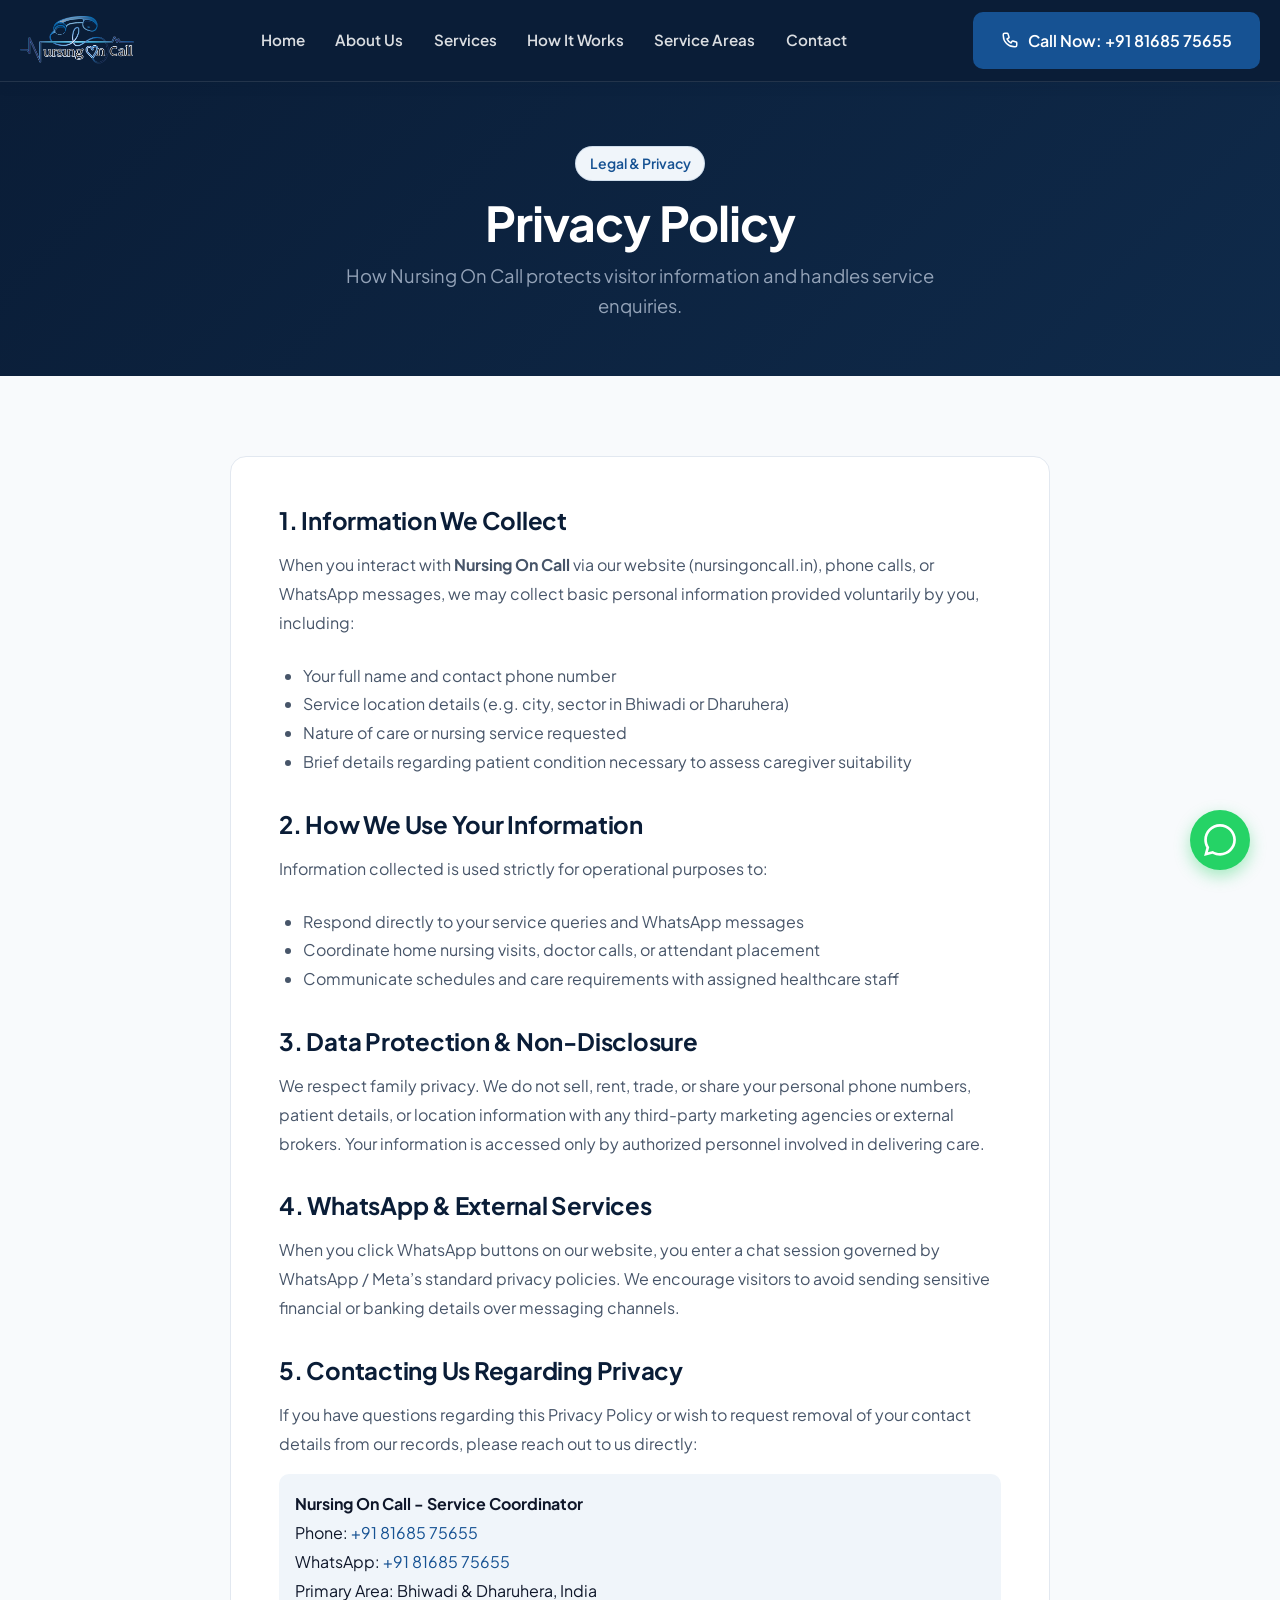
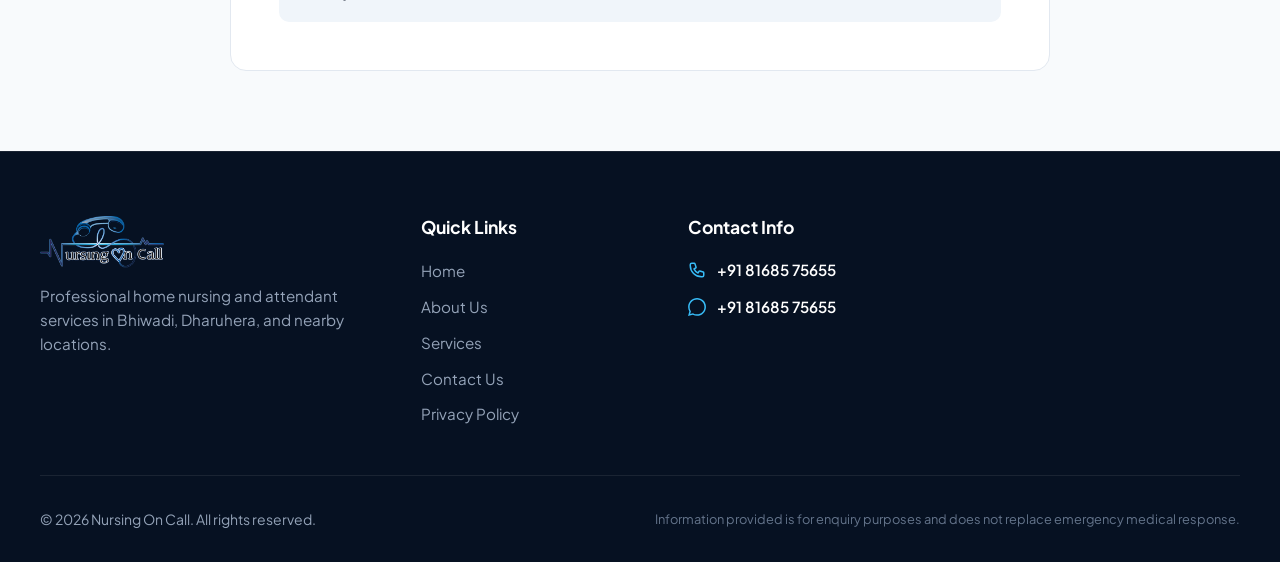
<file: privacy-policy.html>
<!DOCTYPE html>
<html lang="en">
<head>
  <meta charset="UTF-8">
  <meta name="viewport" content="width=device-width, initial-scale=1.0">
  
  <!-- SEO Primary Meta Tags -->
  <title>Privacy Policy | Nursing On Call (nursingoncall.in)</title>
  <meta name="description" content="Privacy Policy for Nursing On Call website. Read how we handle visitor enquiries and protect patient information.">
  <link rel="canonical" href="https://nursingoncall.in/privacy-policy.html">

  <!-- Google Fonts & Stylesheet -->
  <link rel="preconnect" href="https://fonts.googleapis.com">
  <link rel="preconnect" href="https://fonts.gstatic.com" crossorigin>
  <link href="https://fonts.googleapis.com/css2?family=Plus+Jakarta+Sans:wght@400;500;600;700;800&display=swap" rel="stylesheet">
  <link rel="stylesheet" href="css/style.css">
  <link rel="icon" type="image/jpeg" href="assets/logo_nusing.png">
</head>
<body>

  <!-- ==========================================================================
       SITE HEADER & NAVIGATION
       ========================================================================== -->
  <header class="site-header">
    <div class="container header-inner">
      <a href="index.html" class="brand-logo" aria-label="Nursing On Call Homepage">
        <img src="assets/logo_nusing.png" alt="Nursing On Call Logo" width="220" height="52">
      </a>

      <nav id="navMenu" class="nav-menu" aria-label="Main Navigation">
        <a href="index.html" class="nav-link">Home</a>
        <a href="about.html" class="nav-link">About Us</a>
        <a href="services.html" class="nav-link">Services</a>
        <a href="index.html#how-it-works" class="nav-link">How It Works</a>
        <a href="index.html#service-areas" class="nav-link">Service Areas</a>
        <a href="contact.html" class="nav-link">Contact</a>
        <div class="mobile-nav-cta">
          <a href="tel:+918168575655" class="btn btn-primary btn-block">Call +91 81685 75655</a>
          <a href="https://wa.me/918168575655?text=Hello%2C%20I%20would%20like%20to%20know%20more%20about%20Nursing%20On%20Call%20services." class="btn btn-whatsapp btn-block" target="_blank" rel="noopener">Chat on WhatsApp</a>
        </div>
      </nav>

      <div class="header-actions">
        <a href="tel:+918168575655" class="btn btn-primary btn-header-call">
          <svg width="18" height="18" fill="none" stroke="currentColor" viewBox="0 0 24 24"><path stroke-linecap="round" stroke-linejoin="round" stroke-width="2" d="M3 5a2 2 0 012-2h3.28a1 1 0 01.948.684l1.498 4.493a1 1 0 01-.502 1.21l-2.257 1.13a11.042 11.042 0 005.516 5.516l1.13-2.257a1 1 0 011.21-.502l4.493 1.498a1 1 0 01.684.949V19a2 2 0 01-2 2h-1C9.716 21 3 14.284 3 6V5z"/></svg>
          Call Now: +91 81685 75655
        </a>

        <button id="mobileNavToggle" class="mobile-nav-toggle" aria-label="Toggle navigation menu" aria-expanded="false">
          <svg width="28" height="28" fill="none" stroke="currentColor" viewBox="0 0 24 24"><path stroke-linecap="round" stroke-linejoin="round" stroke-width="2" d="M4 6h16M4 12h16M4 18h16"/></svg>
        </button>
      </div>
    </div>
  </header>

  <!-- ==========================================================================
       PAGE BANNER
       ========================================================================== -->
  <section class="page-banner">
    <div class="container">
      <span class="section-tag">Legal & Privacy</span>
      <h1>Privacy Policy</h1>
      <p>How Nursing On Call protects visitor information and handles service enquiries.</p>
    </div>
  </section>

  <!-- ==========================================================================
       PRIVACY CONTENT
       ========================================================================== -->
  <section class="services-section">
    <div class="container" style="max-width: 860px;">
      <div style="background-color: var(--bg-white); padding: 3rem; border-radius: var(--radius-lg); border: 1px solid var(--border-light); line-height: 1.8;">
        
        <h2 style="font-size: 1.5rem; margin-bottom: 1rem;">1. Information We Collect</h2>
        <p style="margin-bottom: 1.5rem; color: var(--text-muted);">
          When you interact with <strong>Nursing On Call</strong> via our website (nursingoncall.in), phone calls, or WhatsApp messages, we may collect basic personal information provided voluntarily by you, including:
        </p>
        <ul style="margin-bottom: 2rem; padding-left: 1.5rem; color: var(--text-muted);">
          <li>Your full name and contact phone number</li>
          <li>Service location details (e.g. city, sector in Bhiwadi or Dharuhera)</li>
          <li>Nature of care or nursing service requested</li>
          <li>Brief details regarding patient condition necessary to assess caregiver suitability</li>
        </ul>

        <h2 style="font-size: 1.5rem; margin-bottom: 1rem;">2. How We Use Your Information</h2>
        <p style="margin-bottom: 1.5rem; color: var(--text-muted);">
          Information collected is used strictly for operational purposes to:
        </p>
        <ul style="margin-bottom: 2rem; padding-left: 1.5rem; color: var(--text-muted);">
          <li>Respond directly to your service queries and WhatsApp messages</li>
          <li>Coordinate home nursing visits, doctor calls, or attendant placement</li>
          <li>Communicate schedules and care requirements with assigned healthcare staff</li>
        </ul>

        <h2 style="font-size: 1.5rem; margin-bottom: 1rem;">3. Data Protection & Non-Disclosure</h2>
        <p style="margin-bottom: 2rem; color: var(--text-muted);">
          We respect family privacy. We do not sell, rent, trade, or share your personal phone numbers, patient details, or location information with any third-party marketing agencies or external brokers. Your information is accessed only by authorized personnel involved in delivering care.
        </p>

        <h2 style="font-size: 1.5rem; margin-bottom: 1rem;">4. WhatsApp & External Services</h2>
        <p style="margin-bottom: 2rem; color: var(--text-muted);">
          When you click WhatsApp buttons on our website, you enter a chat session governed by WhatsApp / Meta’s standard privacy policies. We encourage visitors to avoid sending sensitive financial or banking details over messaging channels.
        </p>

        <h2 style="font-size: 1.5rem; margin-bottom: 1rem;">5. Contacting Us Regarding Privacy</h2>
        <p style="color: var(--text-muted);">
          If you have questions regarding this Privacy Policy or wish to request removal of your contact details from our records, please reach out to us directly:
        </p>
        <div style="margin-top: 1rem; padding: 1rem; background-color: var(--blue-light); border-radius: var(--radius-md);">
          <strong>Nursing On Call - Service Coordinator</strong><br>
          Phone: <a href="tel:+918168575655">+91 81685 75655</a><br>
          WhatsApp: <a href="https://wa.me/918168575655" target="_blank" rel="noopener">+91 81685 75655</a><br>
          Primary Area: Bhiwadi & Dharuhera, India
        </div>

      </div>
    </div>
  </section>

  <!-- ==========================================================================
       SITE FOOTER
       ========================================================================== -->
  <footer class="site-footer">
    <div class="container">
      <div class="footer-grid">
        <div class="footer-brand">
          <img src="assets/logo_nusing.png" alt="Nursing On Call Logo" width="200" height="48">
          <p>Professional home nursing and attendant services in Bhiwadi, Dharuhera, and nearby locations.</p>
        </div>

        <div class="footer-column">
          <h3>Quick Links</h3>
          <ul class="footer-links">
            <li><a href="index.html">Home</a></li>
            <li><a href="about.html">About Us</a></li>
            <li><a href="services.html">Services</a></li>
            <li><a href="contact.html">Contact Us</a></li>
            <li><a href="privacy-policy.html">Privacy Policy</a></li>
          </ul>
        </div>

        <div class="footer-column">
          <h3>Contact Info</h3>
          <div class="footer-contact-info">
            <div class="footer-contact-item">
              <svg width="18" height="18" fill="none" stroke="currentColor" viewBox="0 0 24 24"><path stroke-linecap="round" stroke-linejoin="round" stroke-width="2" d="M3 5a2 2 0 012-2h3.28a1 1 0 01.948.684l1.498 4.493a1 1 0 01-.502 1.21l-2.257 1.13a11.042 11.042 0 005.516 5.516l1.13-2.257a1 1 0 011.21-.502l4.493 1.498a1 1 0 01.684.949V19a2 2 0 01-2 2h-1C9.716 21 3 14.284 3 6V5z"/></svg>
              <span><a href="tel:+918168575655">+91 81685 75655</a></span>
            </div>
            <div class="footer-contact-item">
              <svg width="18" height="18" fill="currentColor" viewBox="0 0 24 24"><path d="M.057 24l1.687-6.163c-1.041-1.804-1.588-3.849-1.587-5.946.003-6.556 5.338-11.891 11.893-11.891 3.181.001 6.167 1.24 8.413 3.488 2.245 2.248 3.481 5.236 3.48 8.414-.003 6.557-5.338 11.892-11.893 11.892-1.99-.001-3.951-.5-5.688-1.448l-6.305 1.654zm6.597-3.807c1.676.995 3.276 1.591 5.392 1.592 5.448 0 9.886-4.434 9.889-9.885.002-5.462-4.415-9.89-9.881-9.892-5.452 0-9.887 4.434-9.889 9.884-.001 2.225.651 3.891 1.746 5.634l-.999 3.648 3.742-.981z"/></svg>
              <span><a href="https://wa.me/918168575655?text=Hello%2C%20I%20would%20like%20to%20know%20more%20about%20Nursing%20On%20Call%20services." target="_blank" rel="noopener">+91 81685 75655</a></span>
            </div>
          </div>
        </div>
      </div>

      <div class="footer-bottom">
        <div>© 2026 Nursing On Call. All rights reserved.</div>
        <div class="footer-disclaimer">Information provided is for enquiry purposes and does not replace emergency medical response.</div>
      </div>
    </div>
  </footer>

  <!-- MOBILE BOTTOM BAR & FLOATING WHATSAPP -->
  <div class="mobile-bottom-bar">
    <a href="tel:+918168575655" class="mobile-action-btn call-btn">Call Now</a>
    <a href="https://wa.me/918168575655?text=Hello%2C%20I%20would%20like%20to%20know%20more%20about%20Nursing%20On%20Call%20services." class="mobile-action-btn wa-btn" target="_blank" rel="noopener">WhatsApp</a>
  </div>

  <a href="https://wa.me/918168575655?text=Hello%2C%20I%20would%20like%20to%20know%20more%20about%20Nursing%20On%20Call%20services." class="floating-wa-btn" target="_blank" rel="noopener" aria-label="Chat on WhatsApp">
    <svg viewBox="0 0 24 24"><path d="M.057 24l1.687-6.163c-1.041-1.804-1.588-3.849-1.587-5.946.003-6.556 5.338-11.891 11.893-11.891 3.181.001 6.167 1.24 8.413 3.488 2.245 2.248 3.481 5.236 3.48 8.414-.003 6.557-5.338 11.892-11.893 11.892-1.99-.001-3.951-.5-5.688-1.448l-6.305 1.654zm6.597-3.807c1.676.995 3.276 1.591 5.392 1.592 5.448 0 9.886-4.434 9.889-9.885.002-5.462-4.415-9.89-9.881-9.892-5.452 0-9.887 4.434-9.889 9.884-.001 2.225.651 3.891 1.746 5.634l-.999 3.648 3.742-.981z"/></svg>
  </a>

  <script src="js/main.js"></script>
</body>
</html>
</file>
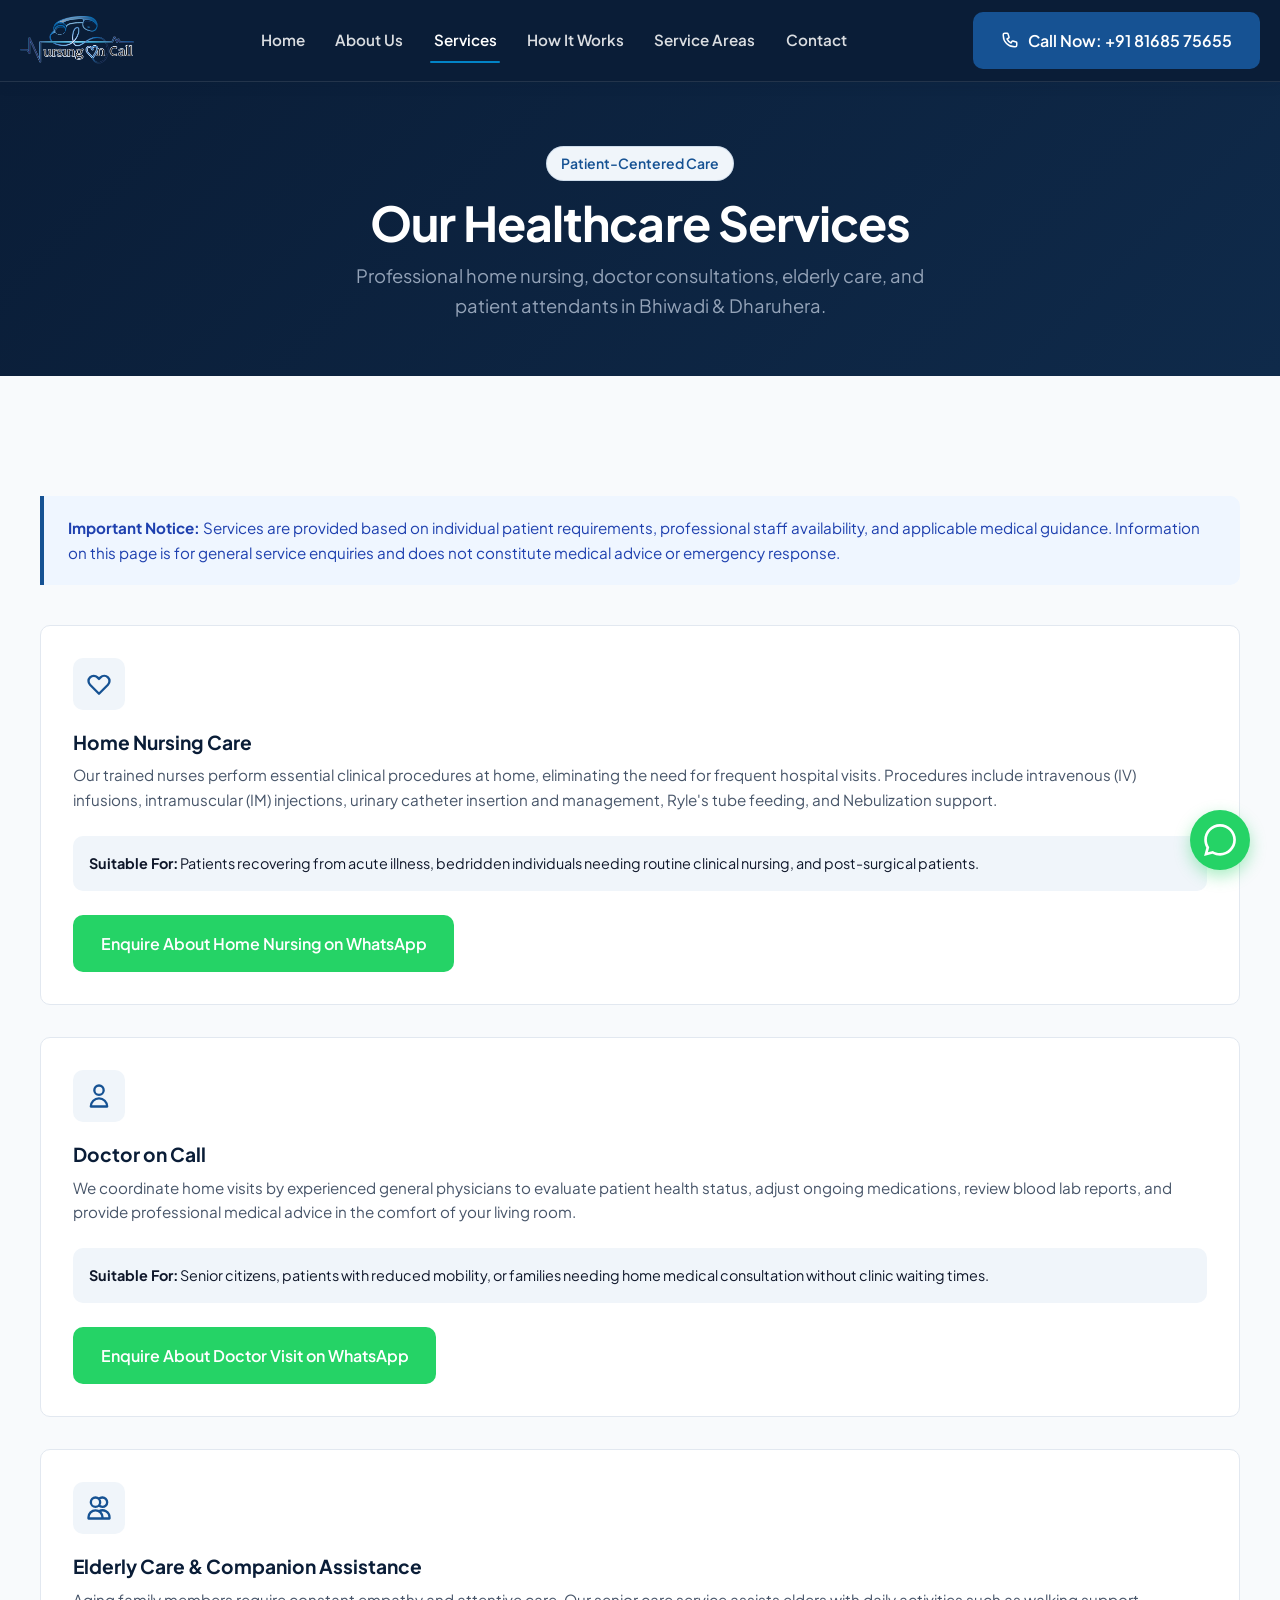
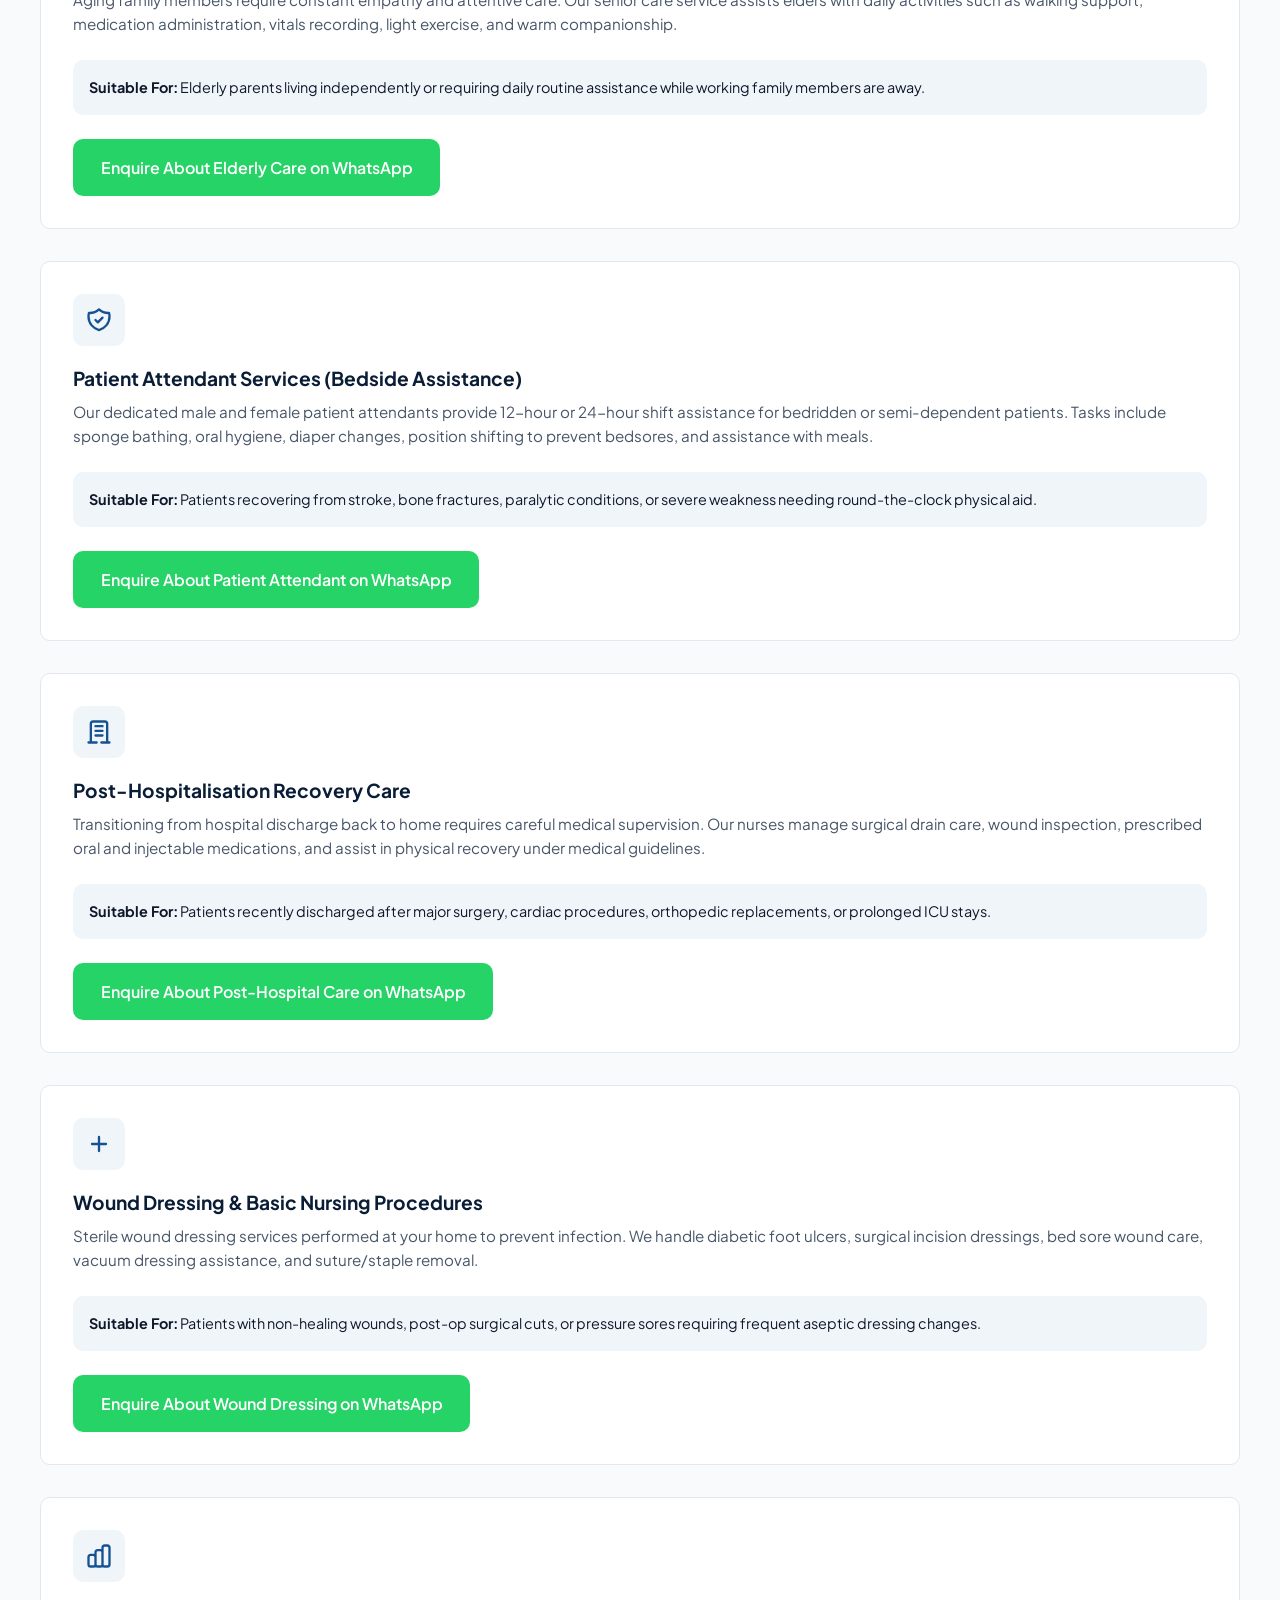
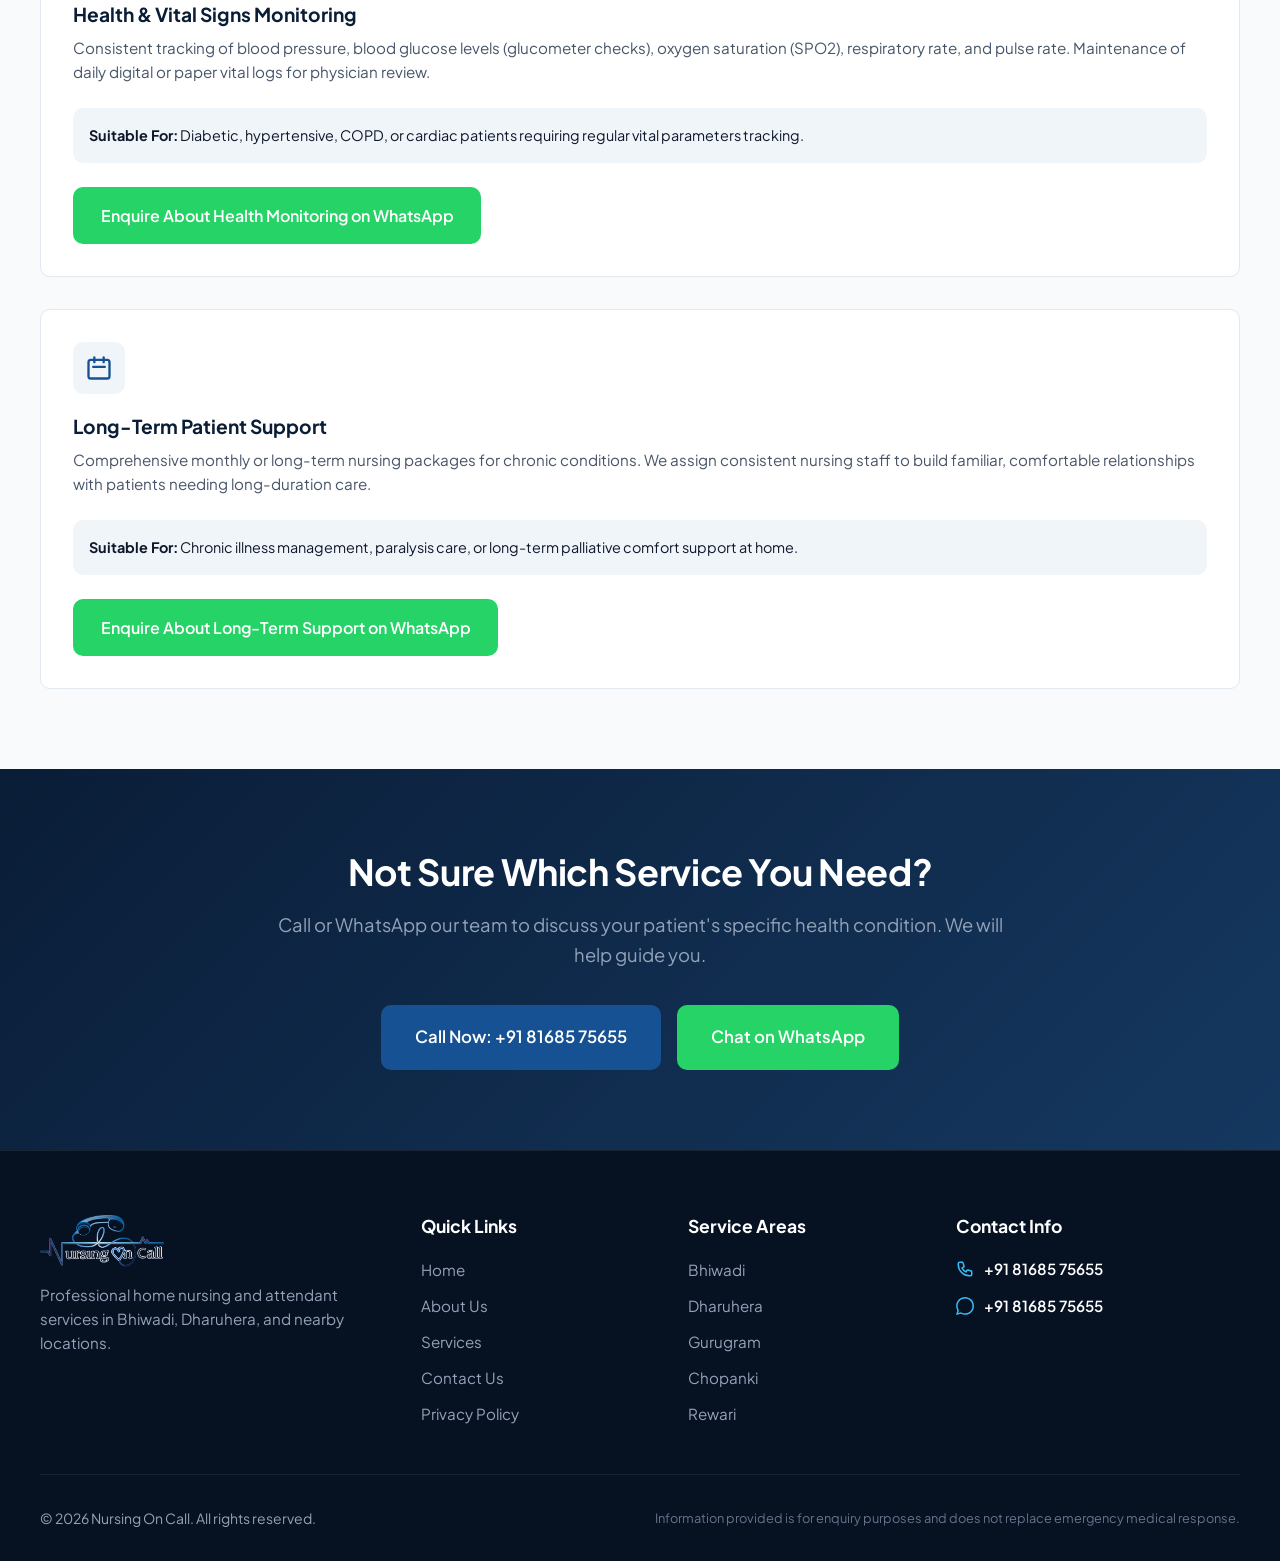
<file: services.html>
<!DOCTYPE html>
<html lang="en">
<head>
  <meta charset="UTF-8">
  <meta name="viewport" content="width=device-width, initial-scale=1.0">
  
  <!-- SEO Primary Meta Tags -->
  <title>Home Healthcare & Nursing Services | Nursing On Call Bhiwadi</title>
  <meta name="description" content="Explore home nursing care, doctor visits, elderly care, patient attendants, and wound dressing in Bhiwadi & Dharuhera. Direct booking at +91 81685 75655.">
  <link rel="canonical" href="https://nursingoncall.in/services.html">

  <!-- Open Graph -->
  <meta property="og:type" content="website">
  <meta property="og:url" content="https://nursingoncall.in/services.html">
  <meta property="og:title" content="Healthcare Services | Nursing On Call Bhiwadi & Dharuhera">
  <meta property="og:description" content="Comprehensive home healthcare, patient attendants, doctor on call, and nursing care tailored for families.">
  <meta property="og:image" content="https://nursingoncall.in/assets/logo_nusing.png">

  <!-- Google Fonts & Stylesheet -->
  <link rel="preconnect" href="https://fonts.googleapis.com">
  <link rel="preconnect" href="https://fonts.gstatic.com" crossorigin>
  <link href="https://fonts.googleapis.com/css2?family=Plus+Jakarta+Sans:wght@400;500;600;700;800&display=swap" rel="stylesheet">
  <link rel="stylesheet" href="css/style.css">
  <link rel="icon" type="image/jpeg" href="assets/logo_nusing.png">
</head>
<body>

  <!-- ==========================================================================
       SITE HEADER & NAVIGATION
       ========================================================================== -->
  <header class="site-header">
    <div class="container header-inner">
      <a href="index.html" class="brand-logo" aria-label="Nursing On Call Homepage">
        <img src="assets/logo_nusing.png" alt="Nursing On Call Logo" width="220" height="52">
      </a>

      <nav id="navMenu" class="nav-menu" aria-label="Main Navigation">
        <a href="index.html" class="nav-link">Home</a>
        <a href="about.html" class="nav-link">About Us</a>
        <a href="services.html" class="nav-link active">Services</a>
        <a href="index.html#how-it-works" class="nav-link">How It Works</a>
        <a href="index.html#service-areas" class="nav-link">Service Areas</a>
        <a href="contact.html" class="nav-link">Contact</a>
        <div class="mobile-nav-cta">
          <a href="tel:+918168575655" class="btn btn-primary btn-block">Call +91 81685 75655</a>
          <a href="https://wa.me/918168575655?text=Hello%2C%20I%20would%20like%20to%20know%20more%20about%20Nursing%20On%20Call%20services." class="btn btn-whatsapp btn-block" target="_blank" rel="noopener">Chat on WhatsApp</a>
        </div>
      </nav>

      <div class="header-actions">
        <a href="tel:+918168575655" class="btn btn-primary btn-header-call">
          <svg width="18" height="18" fill="none" stroke="currentColor" viewBox="0 0 24 24"><path stroke-linecap="round" stroke-linejoin="round" stroke-width="2" d="M3 5a2 2 0 012-2h3.28a1 1 0 01.948.684l1.498 4.493a1 1 0 01-.502 1.21l-2.257 1.13a11.042 11.042 0 005.516 5.516l1.13-2.257a1 1 0 011.21-.502l4.493 1.498a1 1 0 01.684.949V19a2 2 0 01-2 2h-1C9.716 21 3 14.284 3 6V5z"/></svg>
          Call Now: +91 81685 75655
        </a>

        <button id="mobileNavToggle" class="mobile-nav-toggle" aria-label="Toggle navigation menu" aria-expanded="false">
          <svg width="28" height="28" fill="none" stroke="currentColor" viewBox="0 0 24 24"><path stroke-linecap="round" stroke-linejoin="round" stroke-width="2" d="M4 6h16M4 12h16M4 18h16"/></svg>
        </button>
      </div>
    </div>
  </header>

  <!-- ==========================================================================
       PAGE BANNER
       ========================================================================== -->
  <section class="page-banner">
    <div class="container">
      <span class="section-tag">Patient-Centered Care</span>
      <h1>Our Healthcare Services</h1>
      <p>Professional home nursing, doctor consultations, elderly care, and patient attendants in Bhiwadi & Dharuhera.</p>
    </div>
  </section>

  <!-- ==========================================================================
       SERVICES DETAILED LISTING
       ========================================================================== -->
  <section class="services-section">
    <div class="container">
      
      <!-- GENERAL MEDICAL DISCLAIMER BOX -->
      <div class="medical-disclaimer-box">
        <strong>Important Notice:</strong> Services are provided based on individual patient requirements, professional staff availability, and applicable medical guidance. Information on this page is for general service enquiries and does not constitute medical advice or emergency response.
      </div>

      <div class="services-grid" style="grid-template-columns: repeat(1, 1fr); gap: 2rem;">
        
        <!-- 1. Home Nursing Care -->
        <article class="service-card" style="display: grid; grid-template-columns: 1fr; gap: 1.5rem; padding: 2rem;">
          <div>
            <div class="service-icon">
              <svg fill="none" stroke="currentColor" viewBox="0 0 24 24"><path stroke-linecap="round" stroke-linejoin="round" stroke-width="2" d="M4.318 6.318a4.5 4.5 0 000 6.364L12 20.364l7.682-7.682a4.5 4.5 0 00-6.364-6.364L12 7.636l-1.318-1.318a4.5 4.5 0 00-6.364 0z"/></svg>
            </div>
            <h3>Home Nursing Care</h3>
            <p>Our trained nurses perform essential clinical procedures at home, eliminating the need for frequent hospital visits. Procedures include intravenous (IV) infusions, intramuscular (IM) injections, urinary catheter insertion and management, Ryle's tube feeding, and Nebulization support.</p>
            <div style="margin-top: 1rem; background-color: var(--blue-light); padding: 1rem; border-radius: var(--radius-md); font-size: 0.9rem;">
              <strong>Suitable For:</strong> Patients recovering from acute illness, bedridden individuals needing routine clinical nursing, and post-surgical patients.
            </div>
          </div>
          <div>
            <a href="#" data-wa-service="Home Nursing Care" class="btn btn-whatsapp" target="_blank" rel="noopener">Enquire About Home Nursing on WhatsApp</a>
          </div>
        </article>

        <!-- 2. Doctor on Call -->
        <article class="service-card" style="display: grid; grid-template-columns: 1fr; gap: 1.5rem; padding: 2rem;">
          <div>
            <div class="service-icon">
              <svg fill="none" stroke="currentColor" viewBox="0 0 24 24"><path stroke-linecap="round" stroke-linejoin="round" stroke-width="2" d="M16 7a4 4 0 11-8 0 4 4 0 018 0zM12 14a7 7 0 00-7 7h14a7 7 0 00-7-7z"/></svg>
            </div>
            <h3>Doctor on Call</h3>
            <p>We coordinate home visits by experienced general physicians to evaluate patient health status, adjust ongoing medications, review blood lab reports, and provide professional medical advice in the comfort of your living room.</p>
            <div style="margin-top: 1rem; background-color: var(--blue-light); padding: 1rem; border-radius: var(--radius-md); font-size: 0.9rem;">
              <strong>Suitable For:</strong> Senior citizens, patients with reduced mobility, or families needing home medical consultation without clinic waiting times.
            </div>
          </div>
          <div>
            <a href="#" data-wa-service="Doctor on Call" class="btn btn-whatsapp" target="_blank" rel="noopener">Enquire About Doctor Visit on WhatsApp</a>
          </div>
        </article>

        <!-- 3. Elderly Care & Senior Support -->
        <article class="service-card" style="display: grid; grid-template-columns: 1fr; gap: 1.5rem; padding: 2rem;">
          <div>
            <div class="service-icon">
              <svg fill="none" stroke="currentColor" viewBox="0 0 24 24"><path stroke-linecap="round" stroke-linejoin="round" stroke-width="2" d="M12 4.354a4 4 0 110 5.292M15 21H3v-1a6 6 0 0112 0v1zm0 0h6v-1a6 6 0 00-9-5.197M13 7a4 4 0 11-8 0 4 4 0 018 0z"/></svg>
            </div>
            <h3>Elderly Care & Companion Assistance</h3>
            <p>Aging family members require constant empathy and attentive care. Our senior care service assists elders with daily activities such as walking support, medication administration, vitals recording, light exercise, and warm companionship.</p>
            <div style="margin-top: 1rem; background-color: var(--blue-light); padding: 1rem; border-radius: var(--radius-md); font-size: 0.9rem;">
              <strong>Suitable For:</strong> Elderly parents living independently or requiring daily routine assistance while working family members are away.
            </div>
          </div>
          <div>
            <a href="#" data-wa-service="Elderly Care" class="btn btn-whatsapp" target="_blank" rel="noopener">Enquire About Elderly Care on WhatsApp</a>
          </div>
        </article>

        <!-- 4. Patient Attendant Services -->
        <article class="service-card" style="display: grid; grid-template-columns: 1fr; gap: 1.5rem; padding: 2rem;">
          <div>
            <div class="service-icon">
              <svg fill="none" stroke="currentColor" viewBox="0 0 24 24"><path stroke-linecap="round" stroke-linejoin="round" stroke-width="2" d="M9 12l2 2 4-4m5.618-4.016A11.955 11.955 0 0112 2.944a11.955 11.955 0 01-8.618 3.04A12.02 12.02 0 003 9c0 5.591 3.824 10.29 9 11.622 5.176-1.332 9-6.03 9-11.622 0-1.042-.133-2.052-.382-3.016z"/></svg>
            </div>
            <h3>Patient Attendant Services (Bedside Assistance)</h3>
            <p>Our dedicated male and female patient attendants provide 12-hour or 24-hour shift assistance for bedridden or semi-dependent patients. Tasks include sponge bathing, oral hygiene, diaper changes, position shifting to prevent bedsores, and assistance with meals.</p>
            <div style="margin-top: 1rem; background-color: var(--blue-light); padding: 1rem; border-radius: var(--radius-md); font-size: 0.9rem;">
              <strong>Suitable For:</strong> Patients recovering from stroke, bone fractures, paralytic conditions, or severe weakness needing round-the-clock physical aid.
            </div>
          </div>
          <div>
            <a href="#" data-wa-service="Patient Attendant Services" class="btn btn-whatsapp" target="_blank" rel="noopener">Enquire About Patient Attendant on WhatsApp</a>
          </div>
        </article>

        <!-- 5. Post-Hospitalisation Recovery Care -->
        <article class="service-card" style="display: grid; grid-template-columns: 1fr; gap: 1.5rem; padding: 2rem;">
          <div>
            <div class="service-icon">
              <svg fill="none" stroke="currentColor" viewBox="0 0 24 24"><path stroke-linecap="round" stroke-linejoin="round" stroke-width="2" d="M19 21V5a2 2 0 00-2-2H7a2 2 0 00-2 2v16m14 0h2m-2 0h-5m-9 0H3m2 0h5M9 7h6m-6 4h6m-6 4h6"/></svg>
            </div>
            <h3>Post-Hospitalisation Recovery Care</h3>
            <p>Transitioning from hospital discharge back to home requires careful medical supervision. Our nurses manage surgical drain care, wound inspection, prescribed oral and injectable medications, and assist in physical recovery under medical guidelines.</p>
            <div style="margin-top: 1rem; background-color: var(--blue-light); padding: 1rem; border-radius: var(--radius-md); font-size: 0.9rem;">
              <strong>Suitable For:</strong> Patients recently discharged after major surgery, cardiac procedures, orthopedic replacements, or prolonged ICU stays.
            </div>
          </div>
          <div>
            <a href="#" data-wa-service="Post-Hospitalisation Care" class="btn btn-whatsapp" target="_blank" rel="noopener">Enquire About Post-Hospital Care on WhatsApp</a>
          </div>
        </article>

        <!-- 6. Wound Dressing & Basic Procedures -->
        <article class="service-card" style="display: grid; grid-template-columns: 1fr; gap: 1.5rem; padding: 2rem;">
          <div>
            <div class="service-icon">
              <svg fill="none" stroke="currentColor" viewBox="0 0 24 24"><path stroke-linecap="round" stroke-linejoin="round" stroke-width="2" d="M12 6v6m0 0v6m0-6h6m-6 0H6"/></svg>
            </div>
            <h3>Wound Dressing & Basic Nursing Procedures</h3>
            <p>Sterile wound dressing services performed at your home to prevent infection. We handle diabetic foot ulcers, surgical incision dressings, bed sore wound care, vacuum dressing assistance, and suture/staple removal.</p>
            <div style="margin-top: 1rem; background-color: var(--blue-light); padding: 1rem; border-radius: var(--radius-md); font-size: 0.9rem;">
              <strong>Suitable For:</strong> Patients with non-healing wounds, post-op surgical cuts, or pressure sores requiring frequent aseptic dressing changes.
            </div>
          </div>
          <div>
            <a href="#" data-wa-service="Wound Dressing Services" class="btn btn-whatsapp" target="_blank" rel="noopener">Enquire About Wound Dressing on WhatsApp</a>
          </div>
        </article>

        <!-- 7. Health & Vital Monitoring -->
        <article class="service-card" style="display: grid; grid-template-columns: 1fr; gap: 1.5rem; padding: 2rem;">
          <div>
            <div class="service-icon">
              <svg fill="none" stroke="currentColor" viewBox="0 0 24 24"><path stroke-linecap="round" stroke-linejoin="round" stroke-width="2" d="M9 19v-6a2 2 0 00-2-2H5a2 2 0 00-2 2v6a2 2 0 002 2h2a2 2 0 002-2zm0 0V9a2 2 0 012-2h2a2 2 0 012 2v10m-6 0a2 2 0 002 2h2a2 2 0 002-2m0 0V5a2 2 0 012-2h2a2 2 0 012 2v14a2 2 0 01-2 2h-2a2 2 0 01-2-2z"/></svg>
            </div>
            <h3>Health & Vital Signs Monitoring</h3>
            <p>Consistent tracking of blood pressure, blood glucose levels (glucometer checks), oxygen saturation (SPO2), respiratory rate, and pulse rate. Maintenance of daily digital or paper vital logs for physician review.</p>
            <div style="margin-top: 1rem; background-color: var(--blue-light); padding: 1rem; border-radius: var(--radius-md); font-size: 0.9rem;">
              <strong>Suitable For:</strong> Diabetic, hypertensive, COPD, or cardiac patients requiring regular vital parameters tracking.
            </div>
          </div>
          <div>
            <a href="#" data-wa-service="Health Monitoring Services" class="btn btn-whatsapp" target="_blank" rel="noopener">Enquire About Health Monitoring on WhatsApp</a>
          </div>
        </article>

        <!-- 8. Long-Term Patient Support -->
        <article class="service-card" style="display: grid; grid-template-columns: 1fr; gap: 1.5rem; padding: 2rem;">
          <div>
            <div class="service-icon">
              <svg fill="none" stroke="currentColor" viewBox="0 0 24 24"><path stroke-linecap="round" stroke-linejoin="round" stroke-width="2" d="M8 7V3m8 4V3m-9 8h10M5 21h14a2 2 0 002-2V7a2 2 0 00-2-2H5a2 2 0 00-2 2v12a2 2 0 002 2z"/></svg>
            </div>
            <h3>Long-Term Patient Support</h3>
            <p>Comprehensive monthly or long-term nursing packages for chronic conditions. We assign consistent nursing staff to build familiar, comfortable relationships with patients needing long-duration care.</p>
            <div style="margin-top: 1rem; background-color: var(--blue-light); padding: 1rem; border-radius: var(--radius-md); font-size: 0.9rem;">
              <strong>Suitable For:</strong> Chronic illness management, paralysis care, or long-term palliative comfort support at home.
            </div>
          </div>
          <div>
            <a href="#" data-wa-service="Long-Term Patient Support" class="btn btn-whatsapp" target="_blank" rel="noopener">Enquire About Long-Term Support on WhatsApp</a>
          </div>
        </article>

      </div>
    </div>
  </section>

  <!-- ==========================================================================
       FINAL CTA
       ========================================================================== -->
  <section class="final-cta-section">
    <div class="container">
      <div class="final-cta-box">
        <h2>Not Sure Which Service You Need?</h2>
        <p>Call or WhatsApp our team to discuss your patient's specific health condition. We will help guide you.</p>
        <div class="final-cta-buttons">
          <a href="tel:+918168575655" class="btn btn-primary btn-lg">Call Now: +91 81685 75655</a>
          <a href="https://wa.me/918168575655?text=Hello%2C%20I%20would%20like%20to%20know%20more%20about%20Nursing%20On%20Call%20services." class="btn btn-whatsapp btn-lg" target="_blank" rel="noopener">Chat on WhatsApp</a>
        </div>
      </div>
    </div>
  </section>

  <!-- ==========================================================================
       SITE FOOTER
       ========================================================================== -->
  <footer class="site-footer">
    <div class="container">
      <div class="footer-grid">
        <div class="footer-brand">
          <img src="assets/logo_nusing.png" alt="Nursing On Call Logo" width="200" height="48">
          <p>Professional home nursing and attendant services in Bhiwadi, Dharuhera, and nearby locations.</p>
        </div>

        <div class="footer-column">
          <h3>Quick Links</h3>
          <ul class="footer-links">
            <li><a href="index.html">Home</a></li>
            <li><a href="about.html">About Us</a></li>
            <li><a href="services.html">Services</a></li>
            <li><a href="contact.html">Contact Us</a></li>
            <li><a href="privacy-policy.html">Privacy Policy</a></li>
          </ul>
        </div>

        <div class="footer-column">
          <h3>Service Areas</h3>
          <ul class="footer-links">
            <li><a href="index.html#service-areas">Bhiwadi</a></li>
            <li><a href="index.html#service-areas">Dharuhera</a></li>
            <li><a href="index.html#service-areas">Gurugram</a></li>
            <li><a href="index.html#service-areas">Chopanki</a></li>
            <li><a href="index.html#service-areas">Rewari</a></li>
          </ul>
        </div>

        <div class="footer-column">
          <h3>Contact Info</h3>
          <div class="footer-contact-info">
            <div class="footer-contact-item">
              <svg width="18" height="18" fill="none" stroke="currentColor" viewBox="0 0 24 24"><path stroke-linecap="round" stroke-linejoin="round" stroke-width="2" d="M3 5a2 2 0 012-2h3.28a1 1 0 01.948.684l1.498 4.493a1 1 0 01-.502 1.21l-2.257 1.13a11.042 11.042 0 005.516 5.516l1.13-2.257a1 1 0 011.21-.502l4.493 1.498a1 1 0 01.684.949V19a2 2 0 01-2 2h-1C9.716 21 3 14.284 3 6V5z"/></svg>
              <span><a href="tel:+918168575655">+91 81685 75655</a></span>
            </div>
            <div class="footer-contact-item">
              <svg width="18" height="18" fill="currentColor" viewBox="0 0 24 24"><path d="M.057 24l1.687-6.163c-1.041-1.804-1.588-3.849-1.587-5.946.003-6.556 5.338-11.891 11.893-11.891 3.181.001 6.167 1.24 8.413 3.488 2.245 2.248 3.481 5.236 3.48 8.414-.003 6.557-5.338 11.892-11.893 11.892-1.99-.001-3.951-.5-5.688-1.448l-6.305 1.654zm6.597-3.807c1.676.995 3.276 1.591 5.392 1.592 5.448 0 9.886-4.434 9.889-9.885.002-5.462-4.415-9.89-9.881-9.892-5.452 0-9.887 4.434-9.889 9.884-.001 2.225.651 3.891 1.746 5.634l-.999 3.648 3.742-.981z"/></svg>
              <span><a href="https://wa.me/918168575655?text=Hello%2C%20I%20would%20like%20to%20know%20more%20about%20Nursing%20On%20Call%20services." target="_blank" rel="noopener">+91 81685 75655</a></span>
            </div>
          </div>
        </div>
      </div>

      <div class="footer-bottom">
        <div>© 2026 Nursing On Call. All rights reserved.</div>
        <div class="footer-disclaimer">Information provided is for enquiry purposes and does not replace emergency medical response.</div>
      </div>
    </div>
  </footer>

  <!-- MOBILE BOTTOM BAR & FLOATING WHATSAPP -->
  <div class="mobile-bottom-bar">
    <a href="tel:+918168575655" class="mobile-action-btn call-btn">Call Now</a>
    <a href="https://wa.me/918168575655?text=Hello%2C%20I%20would%20like%20to%20know%20more%20about%20Nursing%20On%20Call%20services." class="mobile-action-btn wa-btn" target="_blank" rel="noopener">WhatsApp</a>
  </div>

  <a href="https://wa.me/918168575655?text=Hello%2C%20I%20would%20like%20to%20know%20more%20about%20Nursing%20On%20Call%20services." class="floating-wa-btn" target="_blank" rel="noopener" aria-label="Chat on WhatsApp">
    <svg viewBox="0 0 24 24"><path d="M.057 24l1.687-6.163c-1.041-1.804-1.588-3.849-1.587-5.946.003-6.556 5.338-11.891 11.893-11.891 3.181.001 6.167 1.24 8.413 3.488 2.245 2.248 3.481 5.236 3.48 8.414-.003 6.557-5.338 11.892-11.893 11.892-1.99-.001-3.951-.5-5.688-1.448l-6.305 1.654zm6.597-3.807c1.676.995 3.276 1.591 5.392 1.592 5.448 0 9.886-4.434 9.889-9.885.002-5.462-4.415-9.89-9.881-9.892-5.452 0-9.887 4.434-9.889 9.884-.001 2.225.651 3.891 1.746 5.634l-.999 3.648 3.742-.981z"/></svg>
  </a>

  <script src="js/main.js"></script>
</body>
</html>
</file>
<file: css/style.css>
/* ==========================================================================
   NURSING ON CALL - OFFICIAL BRAND STYLESHEET
   Domain: nursingoncall.in
   Location: Bhiwadi / Dharuhera, India (+91 81685 75655)
   ========================================================================== */

/* --------------------------------------------------------------------------
   1. DESIGN SYSTEM & CSS VARIABLES
   -------------------------------------------------------------------------- */
:root {
  /* Brand Color Palette (Derived from logo_nusing.png) */
  --navy-dark: #0A1D37;      /* Deep professional dark navy for header/footer */
  --navy-surface: #0F2A4A;   /* Secondary dark surface */
  --blue-primary: #165293;   /* Healthcare blue - primary CTAs & badges */
  --blue-hover: #103F74;     /* Darker blue hover state */
  --blue-light: #F0F5FA;     /* Soft sky blue background for cards/sections */
  --blue-border: #CBD5E1;    /* Subtle border accent */
  --blue-accent: #0284C7;    /* Vibrant accent blue */
  
  /* WhatsApp Brand Color */
  --wa-green: #25D366;
  --wa-green-dark: #1DA851;

  /* Neutral Spectrum */
  --text-main: #0F172A;      /* Primary high-contrast text */
  --text-muted: #475569;     /* Secondary descriptive text */
  --bg-page: #F8FAFC;        /* Body background */
  --bg-white: #FFFFFF;       /* Card white background */
  --border-light: #E2E8F0;   /* Light divider border */

  /* Typography */
  --font-family: 'Plus Jakarta Sans', system-ui, -apple-system, BlinkMacSystemFont, 'Segoe UI', Roboto, sans-serif;
  
  /* Layout & Spacing */
  --container-max: 1240px;
  --radius-sm: 6px;
  --radius-md: 10px;
  --radius-lg: 16px;
  --radius-full: 9999px;
  
  /* Elevation Shadows */
  --shadow-sm: 0 1px 3px rgba(10, 29, 55, 0.06);
  --shadow-md: 0 4px 12px rgba(10, 29, 55, 0.08);
  --shadow-lg: 0 10px 25px rgba(10, 29, 55, 0.12);

  /* Transitions */
  --transition-fast: 0.2s ease;
  --transition-normal: 0.3s ease;
}

/* --------------------------------------------------------------------------
   2. RESET & BASE STYLES
   -------------------------------------------------------------------------- */
*, *::before, *::after {
  box-sizing: border-box;
  margin: 0;
  padding: 0;
}

html {
  font-size: 16px;
  scroll-behavior: smooth;
  -webkit-text-size-adjust: 100%;
}

body {
  font-family: var(--font-family);
  color: var(--text-main);
  background-color: var(--bg-page);
  line-height: 1.6;
  -webkit-font-smoothing: antialiased;
  padding-bottom: 70px; /* Space for mobile bottom action bar */
}

@media (min-width: 768px) {
  body {
    padding-bottom: 0;
  }
}

img {
  max-width: 100%;
  height: auto;
  display: block;
}

a {
  color: var(--blue-primary);
  text-decoration: none;
  transition: color var(--transition-fast);
}

a:hover {
  color: var(--blue-hover);
}

button, input, select, textarea {
  font-family: inherit;
  font-size: inherit;
}

/* Focus styles for Accessibility */
:focus-visible {
  outline: 3px solid var(--blue-accent);
  outline-offset: 2px;
}

.container {
  width: 100%;
  max-width: var(--container-max);
  margin: 0 auto;
  padding: 0 1.25rem;
}

.sr-only {
  position: absolute;
  width: 1px;
  height: 1px;
  padding: 0;
  margin: -1px;
  overflow: hidden;
  clip: rect(0, 0, 0, 0);
  white-space: nowrap;
  border-width: 0;
}

/* --------------------------------------------------------------------------
   3. TYPOGRAPHY & SECTION HEADINGS
   -------------------------------------------------------------------------- */
h1, h2, h3, h4, h5, h6 {
  color: var(--navy-dark);
  font-weight: 700;
  line-height: 1.25;
}

h1 {
  font-size: clamp(2rem, 4vw, 3rem);
  letter-spacing: -0.02em;
}

h2 {
  font-size: clamp(1.6rem, 3vw, 2.25rem);
  letter-spacing: -0.01em;
}

h3 {
  font-size: clamp(1.2rem, 2vw, 1.5rem);
}

.section-tag {
  display: inline-flex;
  align-items: center;
  gap: 0.5rem;
  padding: 0.35rem 0.85rem;
  background-color: var(--blue-light);
  color: var(--blue-primary);
  font-size: 0.875rem;
  font-weight: 600;
  border-radius: var(--radius-full);
  margin-bottom: 0.75rem;
  border: 1px solid rgba(22, 82, 147, 0.15);
}

.section-header {
  text-align: center;
  max-width: 720px;
  margin: 0 auto 3rem auto;
}

.section-header.left-aligned {
  text-align: left;
  margin-left: 0;
}

.section-desc {
  color: var(--text-muted);
  font-size: 1.1rem;
  margin-top: 0.75rem;
}

/* --------------------------------------------------------------------------
   4. BUTTONS & CALL-TO-ACTIONS
   -------------------------------------------------------------------------- */
.btn {
  display: inline-flex;
  align-items: center;
  justify-content: center;
  gap: 0.6rem;
  padding: 0.85rem 1.6rem;
  font-weight: 600;
  font-size: 1rem;
  border-radius: var(--radius-md);
  border: 2px solid transparent;
  cursor: pointer;
  transition: all var(--transition-fast);
  text-align: center;
  white-space: nowrap;
}

.btn-primary {
  background-color: var(--blue-primary);
  color: var(--bg-white);
}

.btn-primary:hover {
  background-color: var(--blue-hover);
  color: var(--bg-white);
  box-shadow: 0 4px 12px rgba(22, 82, 147, 0.25);
}

.btn-whatsapp {
  background-color: var(--wa-green);
  color: var(--bg-white);
}

.btn-whatsapp:hover {
  background-color: var(--wa-green-dark);
  color: var(--bg-white);
  box-shadow: 0 4px 12px rgba(37, 211, 102, 0.3);
}

.btn-outline {
  background-color: transparent;
  color: var(--navy-dark);
  border-color: var(--border-light);
}

.btn-outline:hover {
  background-color: var(--blue-light);
  border-color: var(--blue-primary);
  color: var(--blue-primary);
}

.btn-outline-white {
  background-color: transparent;
  color: var(--bg-white);
  border-color: rgba(255, 255, 255, 0.4);
}

.btn-outline-white:hover {
  background-color: rgba(255, 255, 255, 0.15);
  border-color: var(--bg-white);
  color: var(--bg-white);
}

.btn-lg {
  padding: 1.05rem 2rem;
  font-size: 1.05rem;
}

.btn-sm {
  padding: 0.5rem 1rem;
  font-size: 0.875rem;
}

.btn-block {
  width: 100%;
}

/* --------------------------------------------------------------------------
   5. HEADER & NAVIGATION (FIXED & RESPONSIVE)
   -------------------------------------------------------------------------- */
.site-header {
  position: sticky;
  top: 0;
  z-index: 1000;
  background-color: var(--navy-dark);
  border-bottom: 1px solid rgba(255, 255, 255, 0.1);
  box-shadow: var(--shadow-md);
}

.header-inner {
  display: flex;
  align-items: center;
  justify-content: space-between;
  gap: 1.5rem;
  min-height: 80px;
  padding: 0.75rem 0;
}

.brand-logo {
  display: flex;
  align-items: center;
  flex-shrink: 0;
  text-decoration: none;
}

.brand-logo img {
  height: 48px;
  max-height: 48px;
  width: auto;
  object-fit: contain;
  border-radius: var(--radius-sm);
  transition: transform var(--transition-fast);
}

.brand-logo:hover img {
  transform: scale(1.02);
}

.nav-menu {
  display: flex;
  align-items: center;
  gap: 1.5rem;
  list-style: none;
  margin: 0;
  padding: 0;
}

.nav-link {
  color: rgba(255, 255, 255, 0.85);
  font-size: 0.95rem;
  font-weight: 600;
  padding: 0.4rem 0.2rem;
  position: relative;
  white-space: nowrap;
  transition: color var(--transition-fast);
}

.nav-link:hover,
.nav-link.active {
  color: var(--bg-white);
}

.nav-link.active::after {
  content: '';
  position: absolute;
  bottom: -4px;
  left: 0;
  width: 100%;
  height: 2px;
  background-color: var(--blue-accent);
  border-radius: 2px;
}

/* Mobile CTAs strictly hidden on desktop */
.mobile-nav-cta {
  display: none !important;
}

.header-actions {
  display: flex;
  align-items: center;
  gap: 1rem;
  flex-shrink: 0;
}

.mobile-nav-toggle {
  display: none;
  background: transparent;
  border: 1px solid rgba(255, 255, 255, 0.2);
  border-radius: var(--radius-sm);
  color: var(--bg-white);
  font-size: 1.5rem;
  cursor: pointer;
  padding: 0.4rem 0.6rem;
  align-items: center;
  justify-content: center;
  transition: background-color var(--transition-fast);
}

.mobile-nav-toggle:hover {
  background-color: rgba(255, 255, 255, 0.1);
}

/* --------------------------------------------------------------------------
   RESPONSIVE NAVBAR (MOBILE & TABLET: <= 991px)
   -------------------------------------------------------------------------- */
@media (max-width: 991px) {
  .header-inner {
    min-height: 70px;
    height: 70px;
    padding: 0.5rem 0;
  }

  .brand-logo img {
    height: 42px;
    max-height: 42px;
  }

  .header-actions .btn-header-call span {
    display: none; /* Icon-only on mobile header to save space */
  }

  .header-actions .btn-header-call {
    padding: 0.5rem 0.75rem;
    font-size: 0.875rem;
  }

  .mobile-nav-toggle {
    display: flex;
  }

  .nav-menu {
    position: fixed;
    top: 70px;
    left: 0;
    width: 100%;
    height: calc(100vh - 70px);
    background-color: var(--navy-dark);
    flex-direction: column;
    align-items: stretch;
    padding: 1.5rem 1.25rem;
    gap: 0.5rem;
    overflow-y: auto;
    box-shadow: var(--shadow-lg);
    border-bottom: 3px solid var(--blue-primary);
    transform: translateY(-120%);
    opacity: 0;
    visibility: hidden;
    transition: transform 0.3s cubic-bezier(0.16, 1, 0.3, 1), opacity 0.3s ease, visibility 0.3s ease;
    z-index: 999;
  }

  .nav-menu.is-active {
    transform: translateY(0);
    opacity: 1;
    visibility: visible;
  }

  .nav-link {
    display: block;
    font-size: 1.1rem;
    padding: 0.85rem 1rem;
    border-radius: var(--radius-md);
    border-bottom: 1px solid rgba(255, 255, 255, 0.05);
  }

  .nav-link:hover,
  .nav-link.active {
    background-color: rgba(255, 255, 255, 0.08);
  }

  .nav-link.active::after {
    display: none;
  }

  .mobile-nav-cta {
    display: flex !important;
    flex-direction: column;
    gap: 0.75rem;
    margin-top: 1.5rem;
    padding-top: 1.5rem;
    border-top: 1px solid rgba(255, 255, 255, 0.15);
  }
}

/* --------------------------------------------------------------------------
   6. HERO SECTION
   -------------------------------------------------------------------------- */
.hero-section {
  position: relative;
  background: linear-gradient(135deg, var(--navy-dark) 0%, var(--navy-surface) 100%);
  color: var(--bg-white);
  padding: 3.5rem 0 4.5rem 0;
  overflow: hidden;
}

.hero-grid {
  display: grid;
  grid-template-columns: 1fr;
  gap: 2.5rem;
  align-items: center;
}

@media (min-width: 992px) {
  .hero-grid {
    grid-template-columns: 1.15fr 0.85fr;
    gap: 3.5rem;
  }
}

.hero-content h1 {
  color: var(--bg-white);
  margin-bottom: 1.25rem;
}

.hero-content .highlight {
  color: #38BDF8;
}

.hero-subtitle {
  font-size: 1.2rem;
  color: #94A3B8;
  margin-bottom: 2rem;
  max-width: 600px;
  line-height: 1.6;
}

.hero-ctas {
  display: flex;
  flex-wrap: wrap;
  gap: 1rem;
  margin-bottom: 2.5rem;
}

.hero-badge-strip {
  display: flex;
  flex-wrap: wrap;
  gap: 1rem 1.5rem;
  padding-top: 1.5rem;
  border-top: 1px solid rgba(255, 255, 255, 0.12);
}

.hero-trust-item {
  display: flex;
  align-items: center;
  gap: 0.5rem;
  font-size: 0.9rem;
  color: #CBD5E1;
}

.hero-trust-item svg {
  color: #38BDF8;
  flex-shrink: 0;
}

.hero-image-wrapper {
  position: relative;
  border-radius: var(--radius-lg);
  overflow: hidden;
  box-shadow: 0 20px 40px rgba(0, 0, 0, 0.3);
  border: 3px solid rgba(255, 255, 255, 0.15);
}

.hero-image-wrapper img {
  width: 100%;
  height: 420px;
  object-fit: cover;
}

.hero-floating-card {
  position: absolute;
  bottom: 1.25rem;
  left: 1.25rem;
  background-color: rgba(10, 29, 55, 0.92);
  backdrop-filter: blur(8px);
  padding: 0.85rem 1.25rem;
  border-radius: var(--radius-md);
  border: 1px solid rgba(255, 255, 255, 0.15);
  display: flex;
  align-items: center;
  gap: 0.85rem;
  color: var(--bg-white);
  box-shadow: var(--shadow-md);
}

.hero-floating-card-icon {
  width: 40px;
  height: 40px;
  background-color: var(--blue-primary);
  border-radius: 50%;
  display: flex;
  align-items: center;
  justify-content: center;
}

/* --------------------------------------------------------------------------
   7. QUICK SERVICES SECTION
   -------------------------------------------------------------------------- */
.services-section {
  padding: 5rem 0;
  background-color: var(--bg-page);
}

.services-grid {
  display: grid;
  grid-template-columns: repeat(1, 1fr);
  gap: 1.5rem;
}

@media (min-width: 640px) {
  .services-grid {
    grid-template-columns: repeat(2, 1fr);
  }
}

@media (min-width: 1024px) {
  .services-grid {
    grid-template-columns: repeat(4, 1fr);
  }
}

.service-card {
  background-color: var(--bg-white);
  border: 1px solid var(--border-light);
  border-radius: var(--radius-md);
  padding: 1.75rem 1.5rem;
  display: flex;
  flex-direction: column;
  height: 100%;
  transition: transform var(--transition-fast), box-shadow var(--transition-fast), border-color var(--transition-fast);
}

.service-card:hover {
  transform: translateY(-4px);
  box-shadow: var(--shadow-md);
  border-color: var(--blue-primary);
}

.service-icon {
  width: 52px;
  height: 52px;
  border-radius: var(--radius-md);
  background-color: var(--blue-light);
  color: var(--blue-primary);
  display: flex;
  align-items: center;
  justify-content: center;
  margin-bottom: 1.25rem;
}

.service-icon svg {
  width: 28px;
  height: 28px;
}

.service-card h3 {
  font-size: 1.2rem;
  margin-bottom: 0.6rem;
}

.service-card p {
  color: var(--text-muted);
  font-size: 0.95rem;
  margin-bottom: 1.5rem;
  flex-grow: 1;
}

.service-card .btn-service-enquire {
  margin-top: auto;
}

/* --------------------------------------------------------------------------
   8. WHY CHOOSE NURSING ON CALL
   -------------------------------------------------------------------------- */
.why-us-section {
  padding: 5rem 0;
  background-color: var(--bg-white);
  border-top: 1px solid var(--border-light);
  border-bottom: 1px solid var(--border-light);
}

.why-grid {
  display: grid;
  grid-template-columns: repeat(1, 1fr);
  gap: 2rem;
}

@media (min-width: 768px) {
  .why-grid {
    grid-template-columns: repeat(2, 1fr);
  }
}

@media (min-width: 1024px) {
  .why-grid {
    grid-template-columns: repeat(3, 1fr);
  }
}

.why-card {
  display: flex;
  gap: 1.25rem;
  padding: 1.5rem;
  background-color: var(--bg-page);
  border-radius: var(--radius-md);
  border: 1px solid var(--border-light);
}

.why-icon {
  width: 48px;
  height: 48px;
  background-color: var(--navy-dark);
  color: var(--bg-white);
  border-radius: var(--radius-md);
  display: flex;
  align-items: center;
  justify-content: center;
  flex-shrink: 0;
}

.why-icon svg {
  width: 24px;
  height: 24px;
}

.why-content h3 {
  font-size: 1.1rem;
  margin-bottom: 0.4rem;
}

.why-content p {
  color: var(--text-muted);
  font-size: 0.925rem;
}

/* --------------------------------------------------------------------------
   9. HOW IT WORKS
   -------------------------------------------------------------------------- */
.how-it-works-section {
  padding: 5rem 0;
  background-color: var(--blue-light);
}

.steps-grid {
  display: grid;
  grid-template-columns: repeat(1, 1fr);
  gap: 1.75rem;
}

@media (min-width: 640px) {
  .steps-grid {
    grid-template-columns: repeat(2, 1fr);
  }
}

@media (min-width: 1024px) {
  .steps-grid {
    grid-template-columns: repeat(4, 1fr);
  }
}

.step-card {
  background-color: var(--bg-white);
  border-radius: var(--radius-md);
  padding: 2rem 1.5rem;
  position: relative;
  box-shadow: var(--shadow-sm);
  border: 1px solid var(--border-light);
}

.step-number {
  font-size: 2.25rem;
  font-weight: 800;
  color: var(--blue-primary);
  opacity: 0.85;
  line-height: 1;
  margin-bottom: 1rem;
}

.step-card h3 {
  font-size: 1.15rem;
  margin-bottom: 0.5rem;
}

.step-card p {
  color: var(--text-muted);
  font-size: 0.95rem;
}

/* --------------------------------------------------------------------------
   10. HUMAN CARE / ABOUT SECTION
   -------------------------------------------------------------------------- */
.human-section {
  padding: 5rem 0;
  background-color: var(--bg-white);
}

.human-grid {
  display: grid;
  grid-template-columns: 1fr;
  gap: 3rem;
  align-items: center;
}

@media (min-width: 992px) {
  .human-grid {
    grid-template-columns: 1fr 1fr;
  }
}

.human-image-wrapper {
  position: relative;
  border-radius: var(--radius-lg);
  overflow: hidden;
  box-shadow: var(--shadow-lg);
}

.human-image-wrapper img {
  width: 100%;
  height: 420px;
  object-fit: cover;
}

.human-content h2 {
  margin-bottom: 1.25rem;
}

.human-content p {
  color: var(--text-muted);
  font-size: 1.05rem;
  margin-bottom: 1.25rem;
}

.human-bullet-list {
  list-style: none;
  margin: 1.5rem 0 2rem 0;
  display: flex;
  flex-direction: column;
  gap: 0.75rem;
}

.human-bullet-item {
  display: flex;
  align-items: flex-start;
  gap: 0.75rem;
  font-weight: 600;
  color: var(--navy-dark);
}

.human-bullet-item svg {
  color: var(--blue-primary);
  flex-shrink: 0;
  margin-top: 3px;
}

/* --------------------------------------------------------------------------
   11. SERVICE AREAS SECTION
   -------------------------------------------------------------------------- */
.service-areas-section {
  padding: 4.5rem 0;
  background-color: var(--navy-dark);
  color: var(--bg-white);
  text-align: center;
}

.service-areas-section h2 {
  color: var(--bg-white);
  margin-bottom: 0.5rem;
}

.service-areas-section .section-desc {
  color: #94A3B8;
}

.locations-grid {
  display: flex;
  flex-wrap: wrap;
  justify-content: center;
  gap: 1rem;
  margin-top: 2rem;
}

.location-chip {
  background-color: rgba(255, 255, 255, 0.08);
  border: 1px solid rgba(255, 255, 255, 0.15);
  color: var(--bg-white);
  padding: 0.75rem 1.5rem;
  border-radius: var(--radius-full);
  font-weight: 600;
  display: flex;
  align-items: center;
  gap: 0.5rem;
  transition: all var(--transition-fast);
}

.location-chip:hover {
  background-color: var(--blue-primary);
  border-color: var(--blue-primary);
}

.location-chip svg {
  color: #38BDF8;
}

/* --------------------------------------------------------------------------
   12. TRUST & SAFETY SECTION
   -------------------------------------------------------------------------- */
.trust-section {
  padding: 5rem 0;
  background-color: var(--bg-page);
}

.trust-grid {
  display: grid;
  grid-template-columns: repeat(1, 1fr);
  gap: 1.5rem;
}

@media (min-width: 768px) {
  .trust-grid {
    grid-template-columns: repeat(3, 1fr);
  }
}

.trust-card {
  background-color: var(--bg-white);
  padding: 2rem;
  border-radius: var(--radius-md);
  border: 1px solid var(--border-light);
  box-shadow: var(--shadow-sm);
}

.trust-card h3 {
  font-size: 1.15rem;
  margin-bottom: 0.5rem;
  color: var(--navy-dark);
}

.trust-card p {
  color: var(--text-muted);
  font-size: 0.95rem;
}

/* --------------------------------------------------------------------------
   13. TESTIMONIALS SECTION
   -------------------------------------------------------------------------- */
.testimonials-section {
  padding: 5rem 0;
  background-color: var(--bg-white);
}

.testimonials-grid {
  display: grid;
  grid-template-columns: repeat(1, 1fr);
  gap: 1.5rem;
}

@media (min-width: 768px) {
  .testimonials-grid {
    grid-template-columns: repeat(3, 1fr);
  }
}

.testimonial-card {
  background-color: var(--bg-page);
  padding: 2rem;
  border-radius: var(--radius-md);
  border: 1px solid var(--border-light);
  display: flex;
  flex-direction: column;
  justify-content: space-between;
}

.testimonial-text {
  font-style: italic;
  color: var(--text-main);
  margin-bottom: 1.5rem;
}

.testimonial-author {
  display: flex;
  align-items: center;
  gap: 0.85rem;
}

.author-avatar {
  width: 44px;
  height: 44px;
  background-color: var(--blue-light);
  color: var(--blue-primary);
  border-radius: 50%;
  display: flex;
  align-items: center;
  justify-content: center;
  font-weight: 700;
}

.author-info h4 {
  font-size: 0.95rem;
  margin-bottom: 0.1rem;
}

.author-info span {
  font-size: 0.825rem;
  color: var(--text-muted);
}

.placeholder-badge {
  display: inline-block;
  background-color: #FEF3C7;
  color: #92400E;
  font-size: 0.75rem;
  font-weight: 600;
  padding: 0.2rem 0.5rem;
  border-radius: 4px;
  margin-bottom: 0.75rem;
}

/* --------------------------------------------------------------------------
   14. FAQ SECTION
   -------------------------------------------------------------------------- */
.faq-section {
  padding: 5rem 0;
  background-color: var(--blue-light);
}

.faq-container {
  max-width: 800px;
  margin: 0 auto;
}

.faq-item {
  background-color: var(--bg-white);
  border-radius: var(--radius-md);
  margin-bottom: 1rem;
  border: 1px solid var(--border-light);
  overflow: hidden;
}

.faq-question {
  width: 100%;
  text-align: left;
  padding: 1.25rem 1.5rem;
  background: none;
  border: none;
  font-size: 1.1rem;
  font-weight: 600;
  color: var(--navy-dark);
  display: flex;
  align-items: center;
  justify-content: space-between;
  cursor: pointer;
  gap: 1rem;
}

.faq-question:hover {
  background-color: var(--bg-page);
}

.faq-icon {
  width: 24px;
  height: 24px;
  transition: transform var(--transition-normal);
  color: var(--blue-primary);
  flex-shrink: 0;
}

.faq-item.is-open .faq-icon {
  transform: rotate(180deg);
}

.faq-answer {
  max-height: 0;
  overflow: hidden;
  transition: max-height var(--transition-normal);
}

.faq-answer-inner {
  padding: 0 1.5rem 1.5rem 1.5rem;
  color: var(--text-muted);
  font-size: 1rem;
  line-height: 1.6;
}

/* --------------------------------------------------------------------------
   15. FINAL CTA SECTION
   -------------------------------------------------------------------------- */
.final-cta-section {
  padding: 5rem 0;
  background: linear-gradient(135deg, var(--navy-dark) 0%, #153860 100%);
  color: var(--bg-white);
  text-align: center;
}

.final-cta-box {
  max-width: 760px;
  margin: 0 auto;
}

.final-cta-box h2 {
  color: var(--bg-white);
  margin-bottom: 1rem;
}

.final-cta-box p {
  color: #94A3B8;
  font-size: 1.15rem;
  margin-bottom: 2.25rem;
}

.final-cta-buttons {
  display: flex;
  justify-content: center;
  flex-wrap: wrap;
  gap: 1rem;
}

/* --------------------------------------------------------------------------
   16. FOOTER
   -------------------------------------------------------------------------- */
.site-footer {
  background-color: #061122;
  color: #94A3B8;
  padding: 4rem 0 2rem 0;
  border-top: 1px solid rgba(255, 255, 255, 0.08);
}

.footer-grid {
  display: grid;
  grid-template-columns: repeat(1, 1fr);
  gap: 2.5rem;
  margin-bottom: 3rem;
}

@media (min-width: 768px) {
  .footer-grid {
    grid-template-columns: 1.5fr 1fr 1fr 1.25fr;
  }
}

.footer-brand img {
  height: 52px;
  width: auto;
  margin-bottom: 1rem;
  border-radius: var(--radius-sm);
}

.footer-brand p {
  font-size: 0.95rem;
  line-height: 1.6;
}

.footer-column h3 {
  color: var(--bg-white);
  font-size: 1.1rem;
  margin-bottom: 1.25rem;
}

.footer-links {
  list-style: none;
  display: flex;
  flex-direction: column;
  gap: 0.65rem;
}

.footer-links a {
  color: #94A3B8;
  font-size: 0.95rem;
}

.footer-links a:hover {
  color: var(--bg-white);
}

.footer-contact-info {
  display: flex;
  flex-direction: column;
  gap: 0.85rem;
  font-size: 0.95rem;
}

.footer-contact-item {
  display: flex;
  align-items: flex-start;
  gap: 0.65rem;
}

.footer-contact-item svg {
  color: #38BDF8;
  flex-shrink: 0;
  margin-top: 3px;
}

.footer-contact-item a {
  color: var(--bg-white);
  font-weight: 600;
}

.footer-bottom {
  padding-top: 2rem;
  border-top: 1px solid rgba(255, 255, 255, 0.08);
  display: flex;
  flex-direction: column;
  align-items: center;
  gap: 1rem;
  text-align: center;
  font-size: 0.875rem;
}

@media (min-width: 768px) {
  .footer-bottom {
    flex-direction: row;
    justify-content: space-between;
    text-align: left;
  }
}

.footer-disclaimer {
  max-width: 600px;
  font-size: 0.8rem;
  color: #64748B;
}

/* --------------------------------------------------------------------------
   17. PERSISTENT MOBILE BOTTOM ACTION BAR
   -------------------------------------------------------------------------- */
.mobile-bottom-bar {
  display: flex;
  position: fixed;
  bottom: 0;
  left: 0;
  width: 100%;
  height: 64px;
  background-color: var(--navy-dark);
  border-top: 1px solid rgba(255, 255, 255, 0.15);
  z-index: 999;
  box-shadow: 0 -4px 15px rgba(0, 0, 0, 0.2);
}

@media (min-width: 768px) {
  .mobile-bottom-bar {
    display: none;
  }
}

.mobile-action-btn {
  flex: 1;
  display: flex;
  align-items: center;
  justify-content: center;
  gap: 0.5rem;
  color: var(--bg-white);
  font-weight: 700;
  font-size: 0.95rem;
  text-decoration: none;
}

.mobile-action-btn.call-btn {
  background-color: var(--blue-primary);
}

.mobile-action-btn.wa-btn {
  background-color: var(--wa-green);
}

/* --------------------------------------------------------------------------
   18. FLOATING WHATSAPP BUTTON (DESKTOP & GLOBAL)
   -------------------------------------------------------------------------- */
.floating-wa-btn {
  position: fixed;
  bottom: 80px;
  right: 20px;
  z-index: 998;
  background-color: var(--wa-green);
  color: var(--bg-white);
  width: 56px;
  height: 56px;
  border-radius: 50%;
  display: flex;
  align-items: center;
  justify-content: center;
  box-shadow: 0 6px 16px rgba(37, 211, 102, 0.4);
  transition: transform var(--transition-fast), background-color var(--transition-fast);
}

@media (min-width: 768px) {
  .floating-wa-btn {
    bottom: 30px;
    right: 30px;
    width: 60px;
    height: 60px;
  }
}

.floating-wa-btn:hover {
  background-color: var(--wa-green-dark);
  transform: scale(1.08);
  color: var(--bg-white);
}

.floating-wa-btn svg {
  width: 32px;
  height: 32px;
  fill: currentColor;
}

.floating-wa-tooltip {
  position: absolute;
  right: 70px;
  background-color: var(--navy-dark);
  color: var(--bg-white);
  padding: 0.5rem 0.85rem;
  border-radius: var(--radius-md);
  font-size: 0.85rem;
  font-weight: 600;
  white-space: nowrap;
  opacity: 0;
  visibility: hidden;
  pointer-events: none;
  transition: all var(--transition-fast);
  box-shadow: var(--shadow-md);
}

.floating-wa-btn:hover .floating-wa-tooltip {
  opacity: 1;
  visibility: visible;
}

/* --------------------------------------------------------------------------
   19. FORM STYLES (CONTACT PAGE)
   -------------------------------------------------------------------------- */
.contact-grid {
  display: grid;
  grid-template-columns: 1fr;
  gap: 3rem;
}

@media (min-width: 992px) {
  .contact-grid {
    grid-template-columns: 1fr 1.25fr;
  }
}

.contact-card-box {
  background-color: var(--bg-white);
  border-radius: var(--radius-lg);
  padding: 2.5rem;
  border: 1px solid var(--border-light);
  box-shadow: var(--shadow-md);
}

.form-group {
  margin-bottom: 1.25rem;
}

.form-label {
  display: block;
  font-weight: 600;
  font-size: 0.95rem;
  margin-bottom: 0.4rem;
  color: var(--navy-dark);
}

.form-control {
  width: 100%;
  padding: 0.85rem 1rem;
  border: 1px solid var(--border-light);
  border-radius: var(--radius-md);
  font-size: 1rem;
  color: var(--text-main);
  background-color: var(--bg-page);
  transition: border-color var(--transition-fast), background-color var(--transition-fast);
}

.form-control:focus {
  outline: none;
  border-color: var(--blue-primary);
  background-color: var(--bg-white);
}

textarea.form-control {
  resize: vertical;
  min-height: 120px;
}

.contact-direct-cards {
  display: flex;
  flex-direction: column;
  gap: 1.25rem;
  margin-bottom: 2rem;
}

.contact-info-card {
  background-color: var(--bg-white);
  padding: 1.5rem;
  border-radius: var(--radius-md);
  border: 1px solid var(--border-light);
  display: flex;
  align-items: center;
  gap: 1.25rem;
}

.contact-info-icon {
  width: 48px;
  height: 48px;
  border-radius: var(--radius-md);
  background-color: var(--blue-light);
  color: var(--blue-primary);
  display: flex;
  align-items: center;
  justify-content: center;
  flex-shrink: 0;
}

/* --------------------------------------------------------------------------
   20. INNER PAGE HEADERS & DISCLAIMERS
   -------------------------------------------------------------------------- */
.page-banner {
  background: linear-gradient(135deg, var(--navy-dark) 0%, var(--navy-surface) 100%);
  color: var(--bg-white);
  padding: 4rem 0 3.5rem 0;
  text-align: center;
}

.page-banner h1 {
  color: var(--bg-white);
  margin-bottom: 0.5rem;
}

.page-banner p {
  color: #94A3B8;
  font-size: 1.15rem;
  max-width: 600px;
  margin: 0 auto;
}

.medical-disclaimer-box {
  background-color: #EFF6FF;
  border-left: 4px solid var(--blue-primary);
  padding: 1.25rem 1.5rem;
  border-radius: 0 var(--radius-md) var(--radius-md) 0;
  margin: 2.5rem 0;
  color: #1E40AF;
  font-size: 0.95rem;
}
</file>
